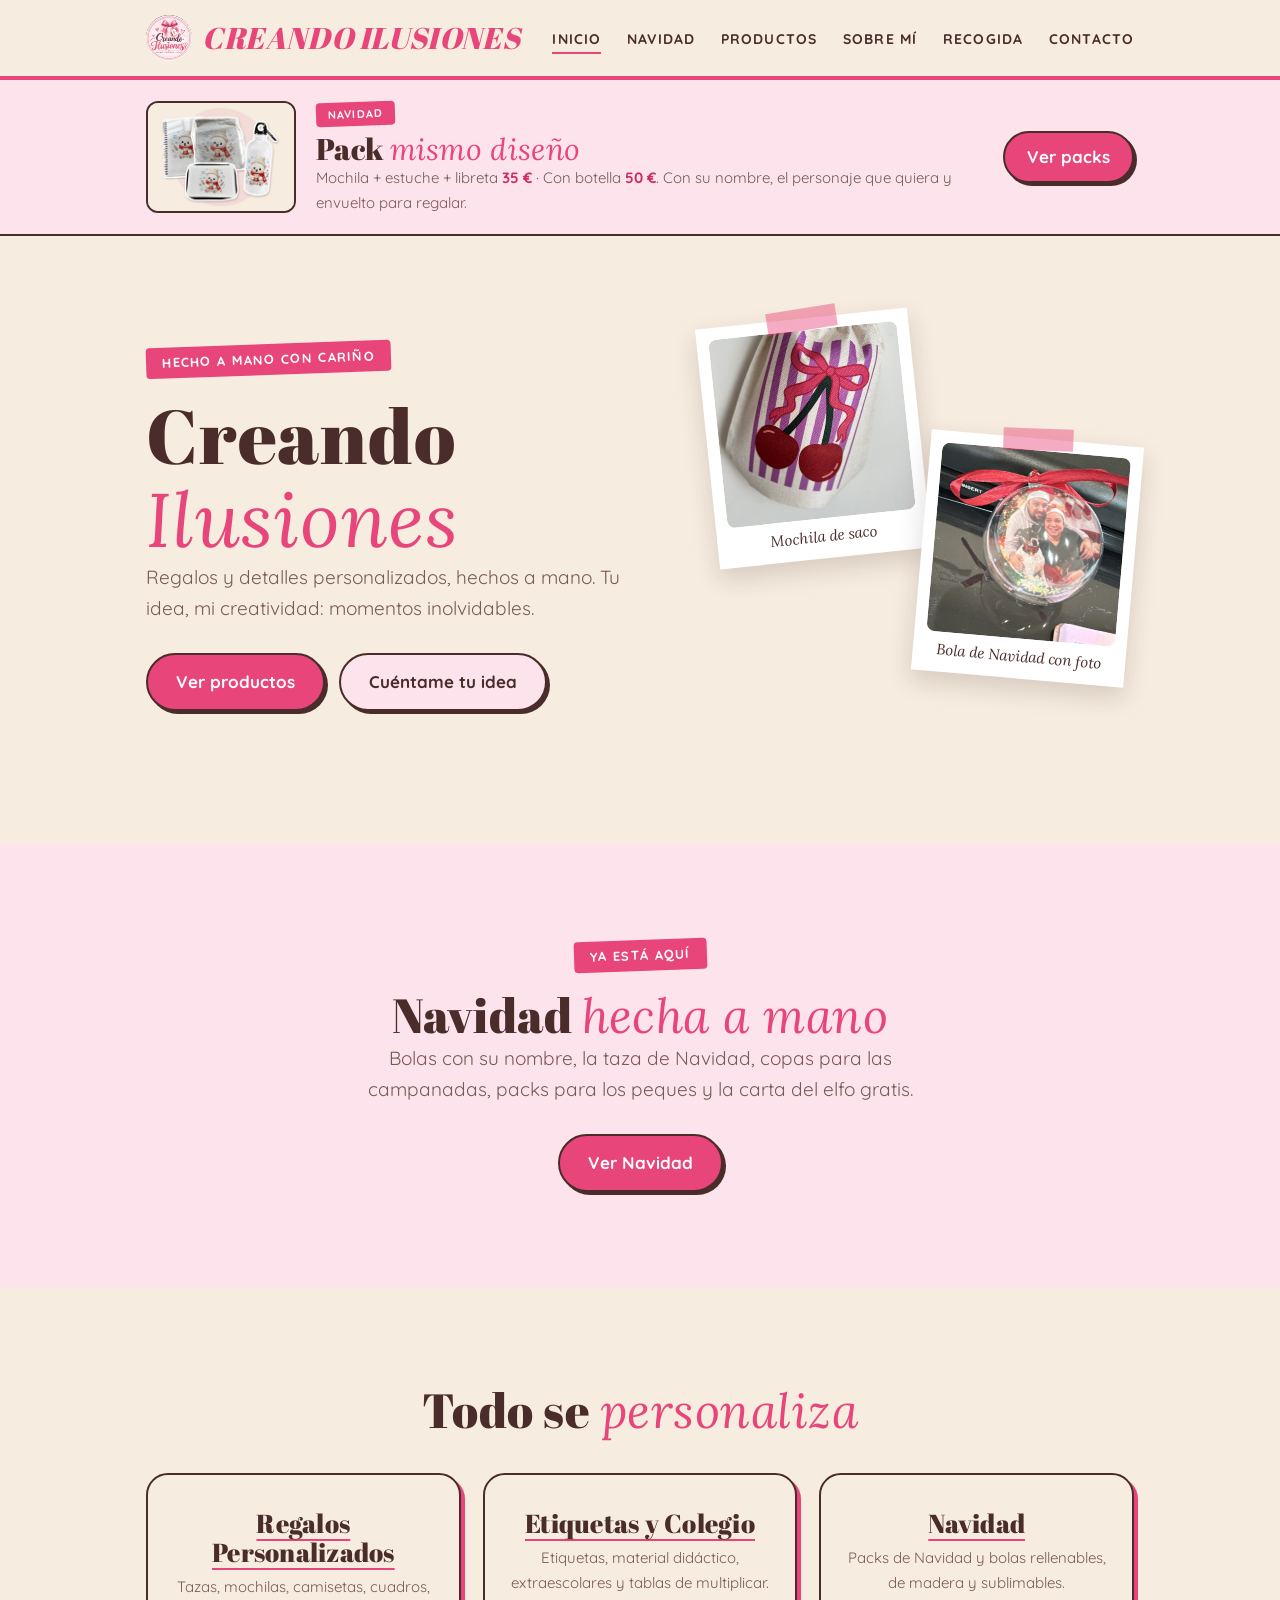
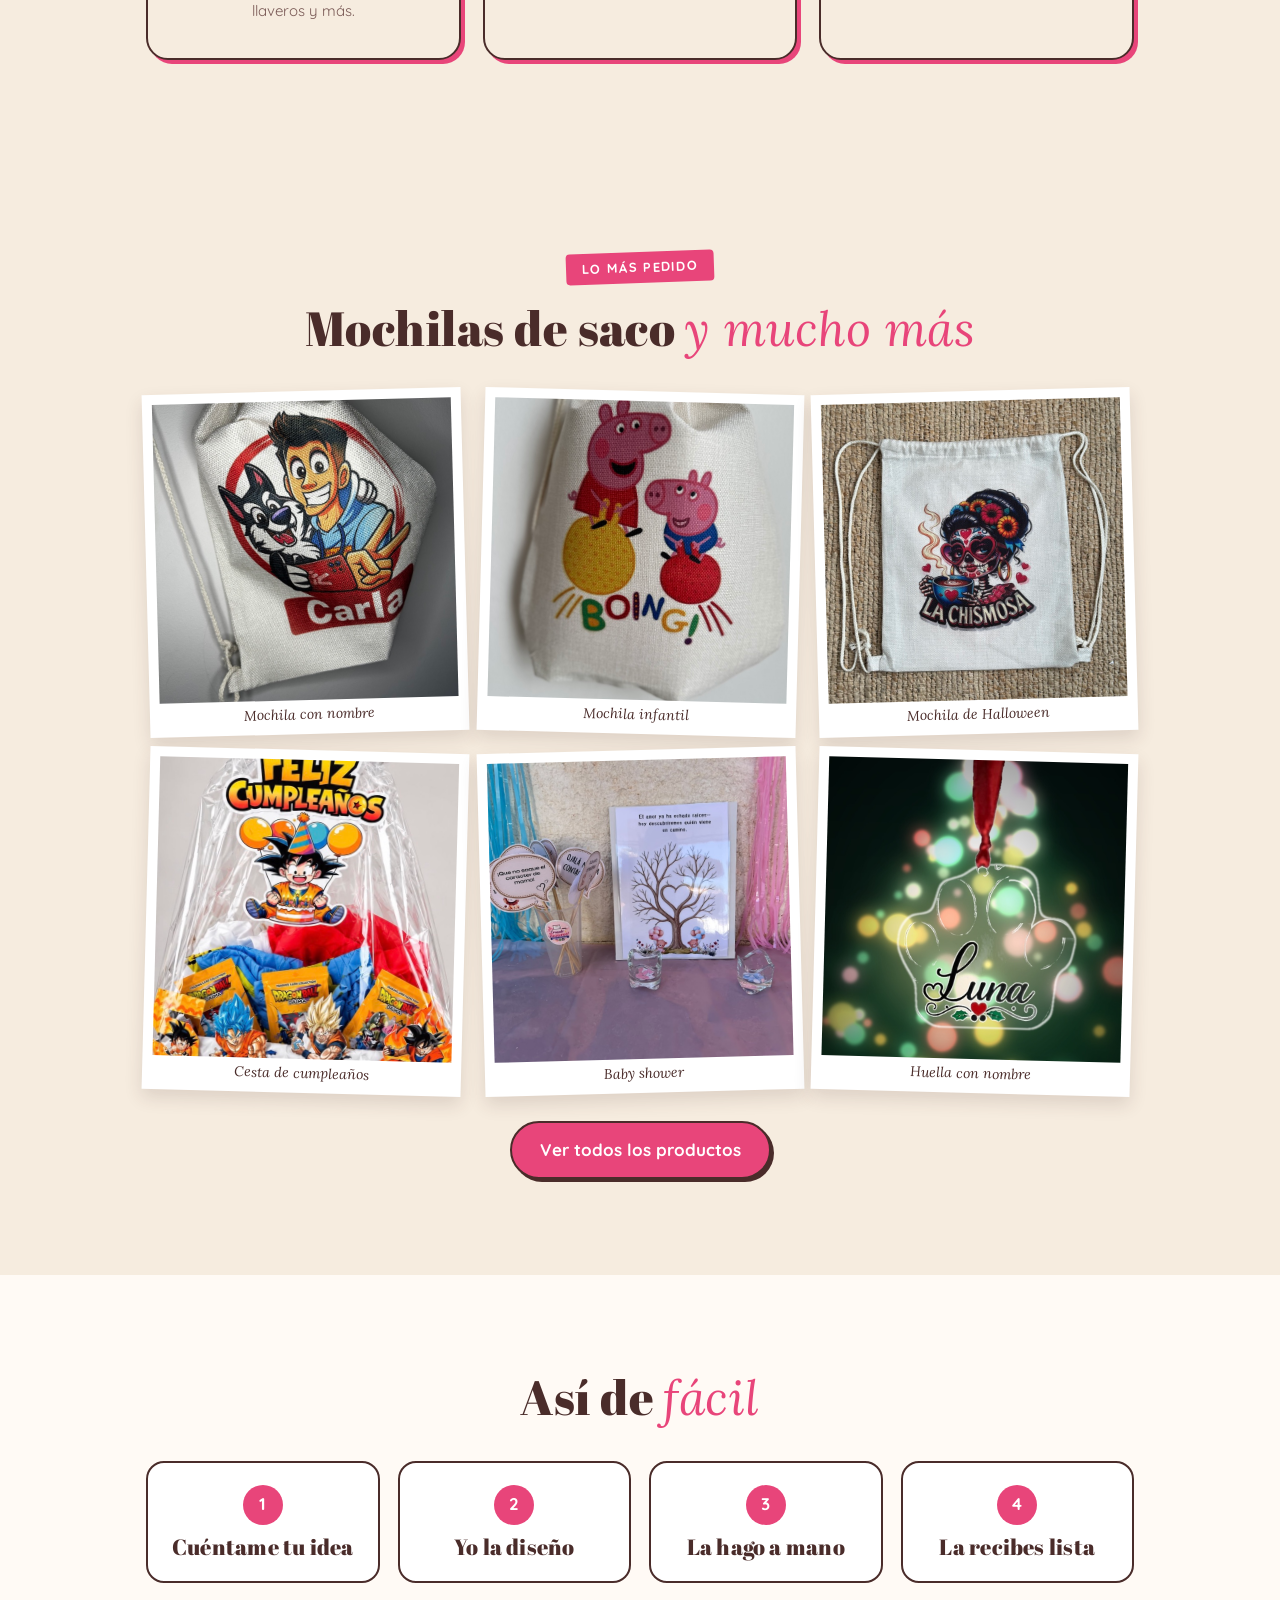
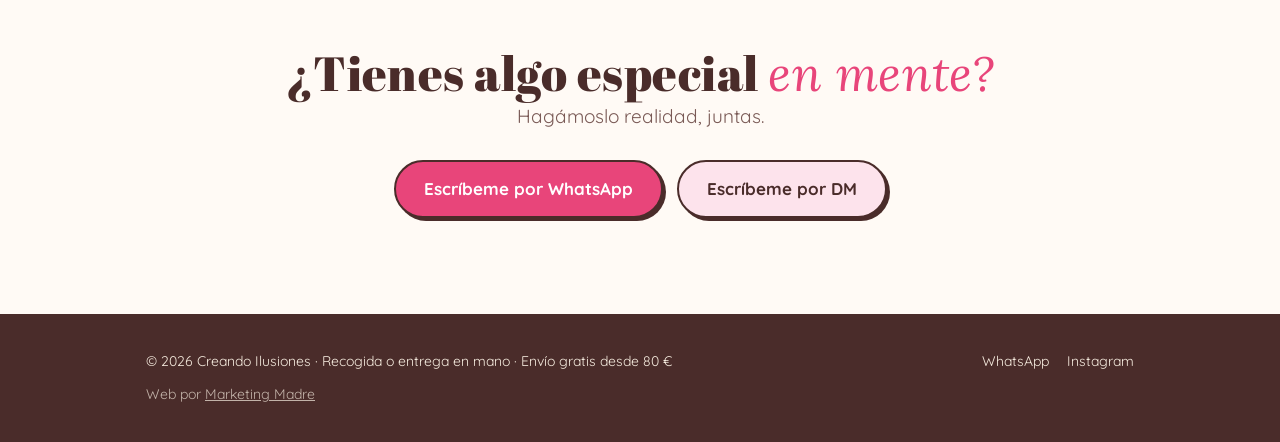
<file: index.html>
<!doctype html>
<html lang="es">
<head>
  <meta charset="utf-8">
  <meta name="viewport" content="width=device-width, initial-scale=1">
  <title>Creando Ilusiones · Regalos y detalles personalizados, hechos a mano</title>
  <meta name="description" content="Regalos y detalles personalizados hechos a mano: tazas, bolas de Navidad, mochilas, etiquetas para el cole y mucho más.">
  <link rel="preconnect" href="https://fonts.googleapis.com">
  <link rel="preconnect" href="https://fonts.gstatic.com" crossorigin>
  <link href="https://fonts.googleapis.com/css2?family=Abril+Fatface&family=Lora:ital@1&family=Quicksand:wght@500;700&display=swap" rel="stylesheet">
  <link rel="icon" href="fotos/logo.png">
  <link rel="stylesheet" href="styles.css?v=6">
</head>
<body>

<header class="site-header">
  <nav class="wrap nav" aria-label="Principal">
    <a class="logo" href="index.html"><img src="fotos/logo.png" alt="">CREANDO ILUSIONES</a>
    <ul class="nav-links">
      <li><a href="index.html" aria-current="page">Inicio</a></li>
      <li><a href="navidad.html">Navidad</a></li>
      <li><a href="productos.html">Productos</a></li>
      <li><a href="sobre-mi.html">Sobre mí</a></li>
      <li><a href="recogida.html">Recogida</a></li>      <li><a href="contacto.html">Contacto</a></li>
    </ul>
    <button class="menu-btn" type="button" aria-expanded="false">Menú</button>
  </nav>
</header>

<main>
  <section class="promo" aria-label="Promoción de Navidad">
    <div class="wrap promo-inner">
      <img src="fotos/pack4-oso.jpg" alt="Pack de mochila, estuche, libreta y botella con el mismo diseño navideño">
      <div>
        <span class="tag">Navidad</span>
        <h2>Pack <span class="script pink">mismo diseño</span></h2>
        <p>Mochila + estuche + libreta <strong>35 €</strong> · Con botella <strong>50 €</strong>. Con su nombre, el personaje que quiera y envuelto para regalar.</p>
      </div>
      <a class="btn" href="navidad.html#regalos">Ver packs</a>
    </div>
  </section>

  <section class="hero">
    <div class="wrap hero-grid">
      <div>
        <span class="tag">Hecho a mano con cariño</span>
        <h1>Creando <span class="script pink">Ilusiones</span></h1>
        <p class="lead">Regalos y detalles personalizados, hechos a mano. Tu idea, mi creatividad: momentos inolvidables.</p>
        <div class="cta-row">
          <a class="btn" href="productos.html">Ver productos</a>
          <a class="btn alt" data-whatsapp href="#">Cuéntame tu idea</a>
        </div>
      </div>
      <div class="polaroids" aria-hidden="true">
        <!-- Cambia cada .photo por <img src="fotos/..." alt=""> cuando tengas las fotos -->
        <figure class="polaroid"><div class="photo"><img src="fotos/mochila-cerezas.jpg" alt=""></div><figcaption>Mochila de saco</figcaption></figure>
        <figure class="polaroid"><div class="photo"><img src="fotos/bola-rellenable-foto.jpg" alt=""></div><figcaption>Bola de Navidad con foto</figcaption></figure>
      </div>
    </div>
  </section>

  <section class="bg-blush">
    <div class="wrap">
      <div class="center">
        <span class="tag">Ya está aquí</span>
        <h2>Navidad <span class="script pink">hecha a mano</span></h2>
        <p class="lead">Bolas con su nombre, la taza de Navidad, copas para las campanadas, packs para los peques y la carta del elfo gratis.</p>
        <div class="cta-row"><a class="btn" href="navidad.html">Ver Navidad</a></div>
      </div>
    </div>
  </section>

  <section>
    <div class="wrap">
      <h2 class="center">Todo se <span class="script pink">personaliza</span></h2>
      <div class="cards" style="margin-top:36px">
        <a class="cat" href="productos.html#regalos"><h3>Regalos Personalizados</h3><p>Tazas, mochilas, camisetas, cuadros, llaveros y más.</p></a>
        <a class="cat" href="productos.html#colegio"><h3>Etiquetas y Colegio</h3><p>Etiquetas, material didáctico, extraescolares y tablas de multiplicar.</p></a>
        <a class="cat" href="navidad.html"><h3>Navidad</h3><p>Packs de Navidad y bolas rellenables, de madera y sublimables.</p></a>
      </div>
    </div>
  </section>

  <section>
    <div class="wrap center">
      <span class="tag">Lo más pedido</span>
      <h2>Mochilas de saco <span class="script pink">y mucho más</span></h2>
      <div class="gallery">
        <figure><img src="fotos/mochila-carlos.jpg" alt="Mochila personalizada con nombre" loading="lazy"><figcaption>Mochila con nombre</figcaption></figure>
        <figure><img src="fotos/mochila-peppa.jpg" alt="Mochila de Peppa Pig" loading="lazy"><figcaption>Mochila infantil</figcaption></figure>
        <figure><img src="fotos/mochila-chismosa.jpg" alt="Mochila La Chismosa" loading="lazy"><figcaption>Mochila de Halloween</figcaption></figure>
        <figure><img src="fotos/cesta-cumple.jpg" alt="Cesta de cumpleaños" loading="lazy"><figcaption>Cesta de cumpleaños</figcaption></figure>
        <figure><img src="fotos/baby-shower.jpg" alt="Detalles para baby shower" loading="lazy"><figcaption>Baby shower</figcaption></figure>
        <figure><img src="fotos/bola-luna.jpg" alt="Huella de mascota personalizada Luna" loading="lazy"><figcaption>Huella con nombre</figcaption></figure>
      </div>
      <div class="cta-row"><a class="btn" href="productos.html">Ver todos los productos</a></div>
    </div>
  </section>

  <section class="bg-white">
    <div class="wrap center">
      <h2>Así de <span class="script pink">fácil</span></h2>
      <div class="steps" style="margin-top:36px">
        <div class="step"><h3>Cuéntame tu idea</h3></div>
        <div class="step"><h3>Yo la diseño</h3></div>
        <div class="step"><h3>La hago a mano</h3></div>
        <div class="step"><h3>La recibes lista</h3></div>
      </div>
      <h2 style="margin-top:64px">¿Tienes algo especial <span class="script pink">en mente?</span></h2>
      <p class="lead">Hagámoslo realidad, juntas.</p>
      <div class="cta-row">
        <a class="btn" data-whatsapp href="#">Escríbeme por WhatsApp</a>
        <a class="btn alt" data-instagram href="#">Escríbeme por DM</a>
      </div>
    </div>
  </section>
</main>

<footer class="site-footer">
  <div class="wrap footer-grid">
    <span>© <span data-year></span> Creando Ilusiones · <span data-zona></span></span>
    <span><a data-whatsapp href="#">WhatsApp</a><a data-instagram href="#">Instagram</a><a data-email href="#">Email</a></span>
  </div>
  <div class="wrap credit" style="margin-top:10px">Web por <a href="https://marketingmadre.github.io" style="margin:0">Marketing Madre</a></div>
</footer>

<script src="main.js?v=3"></script>
</body>
</html>
</file>
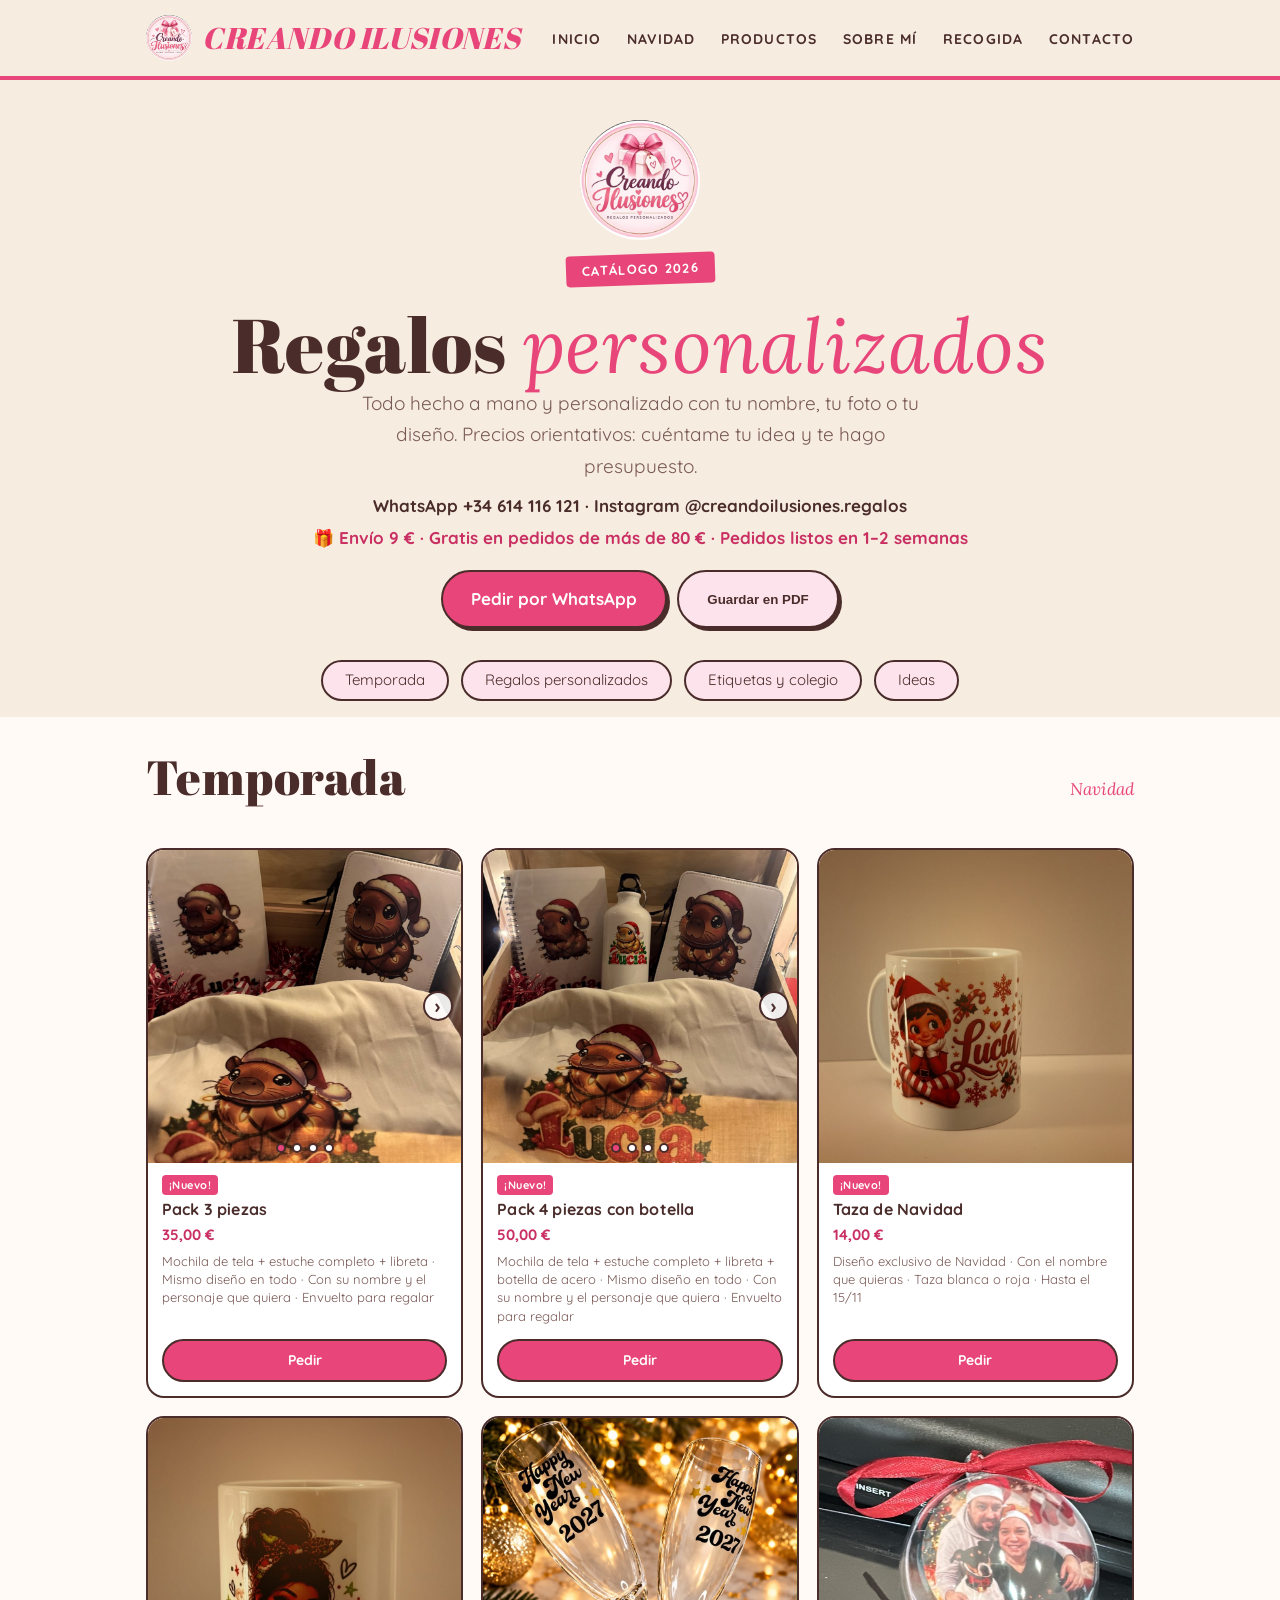
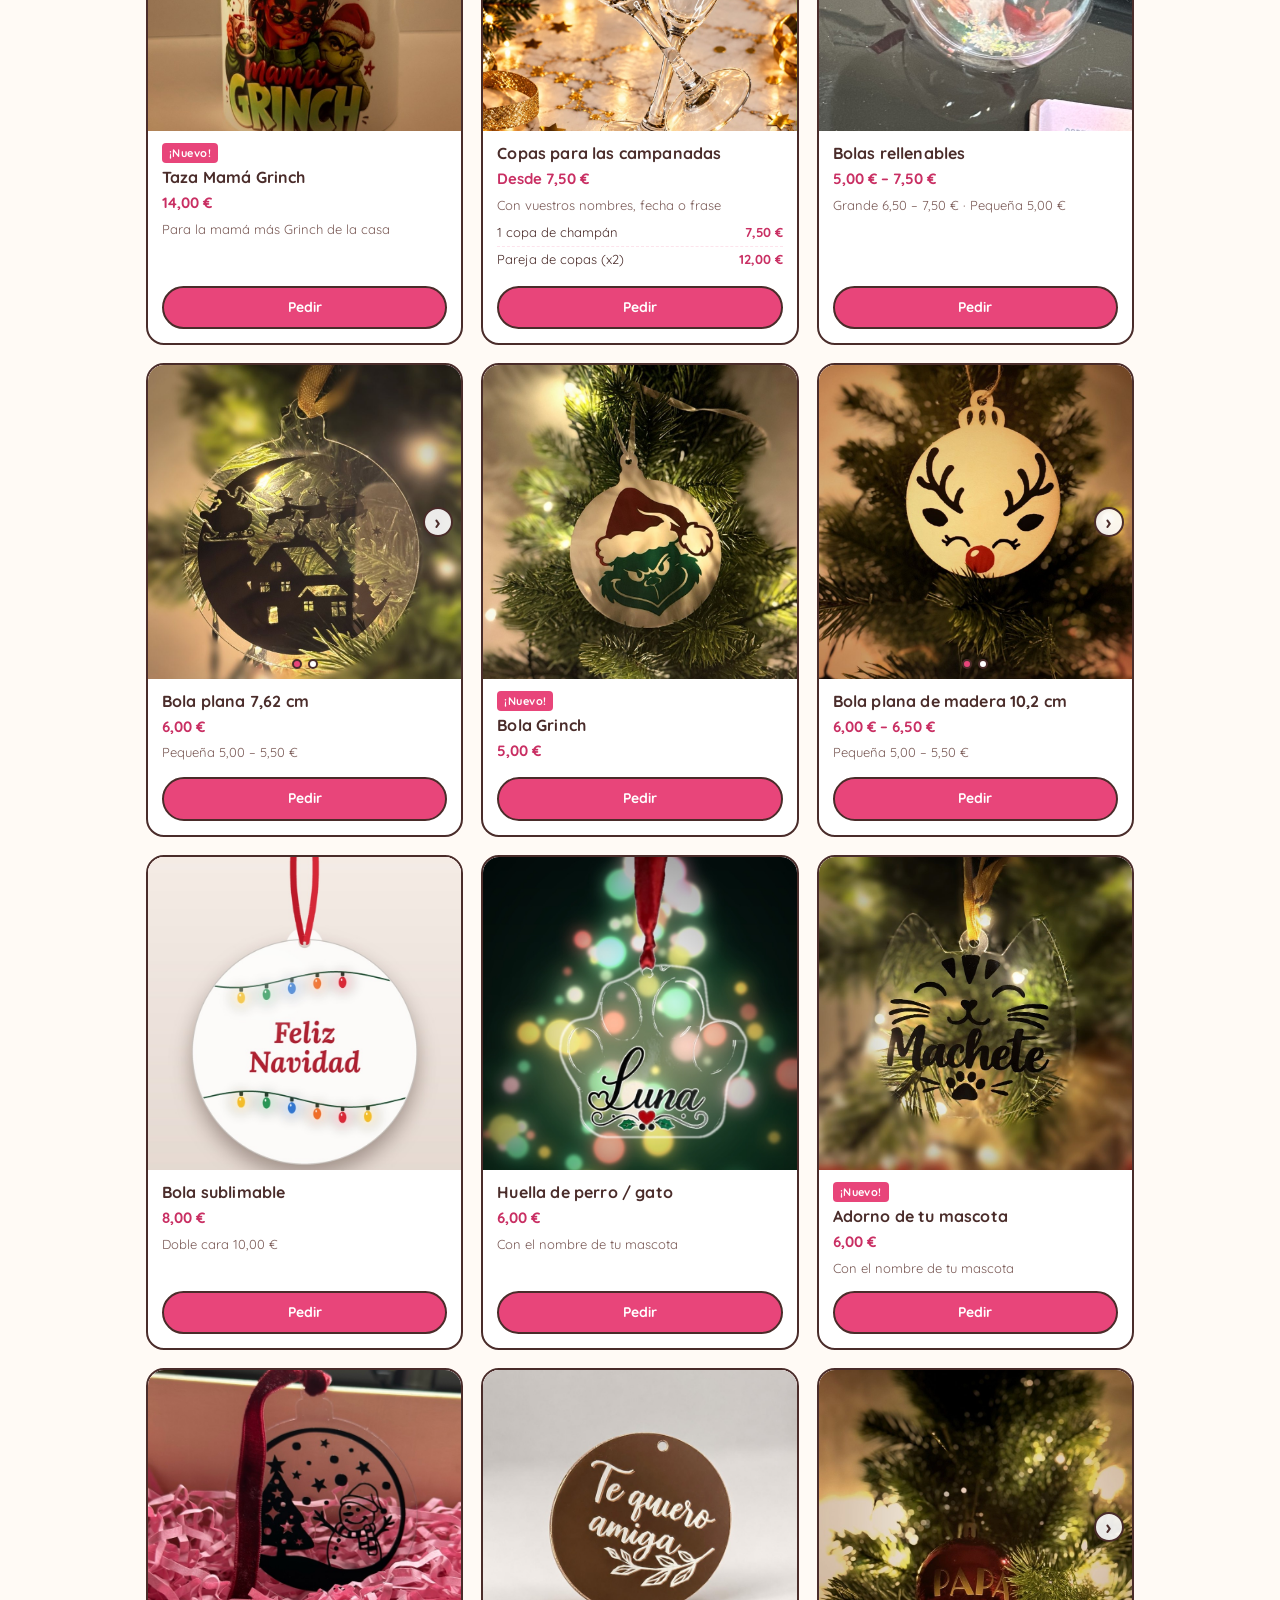
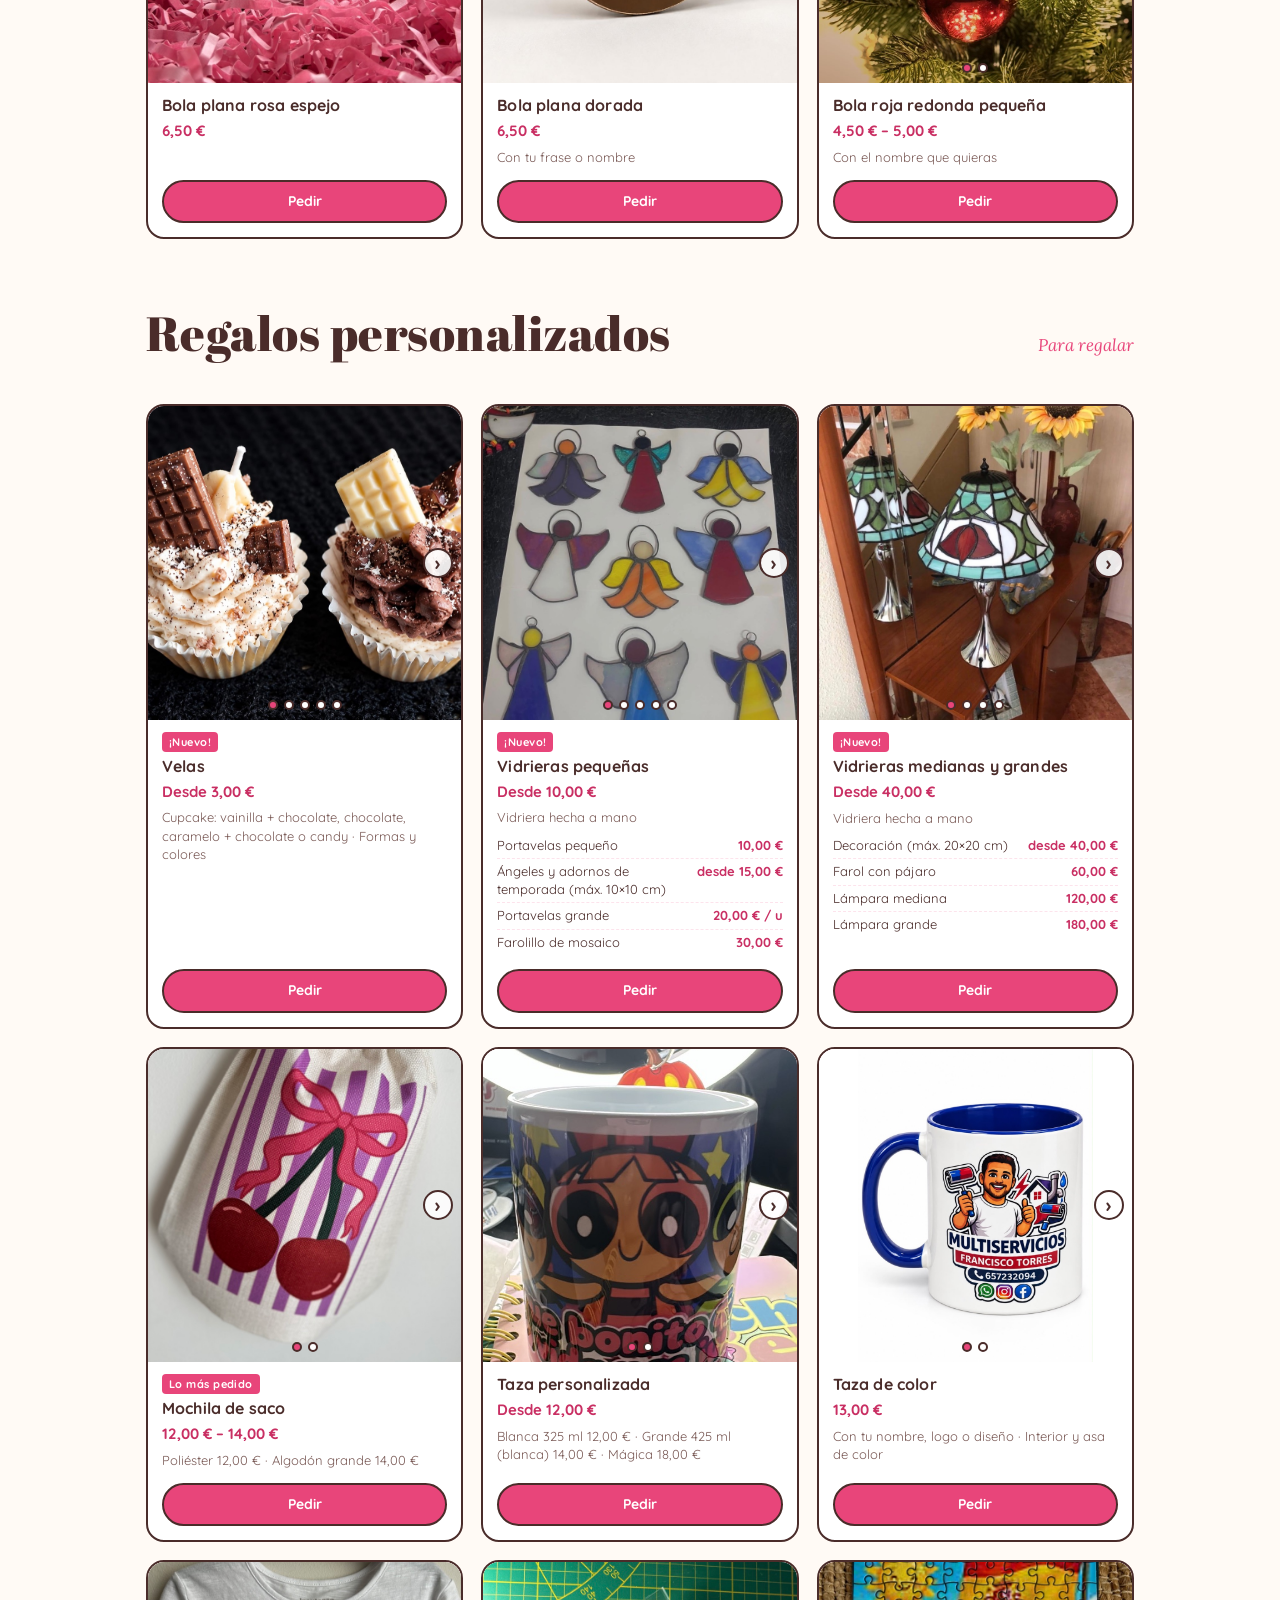
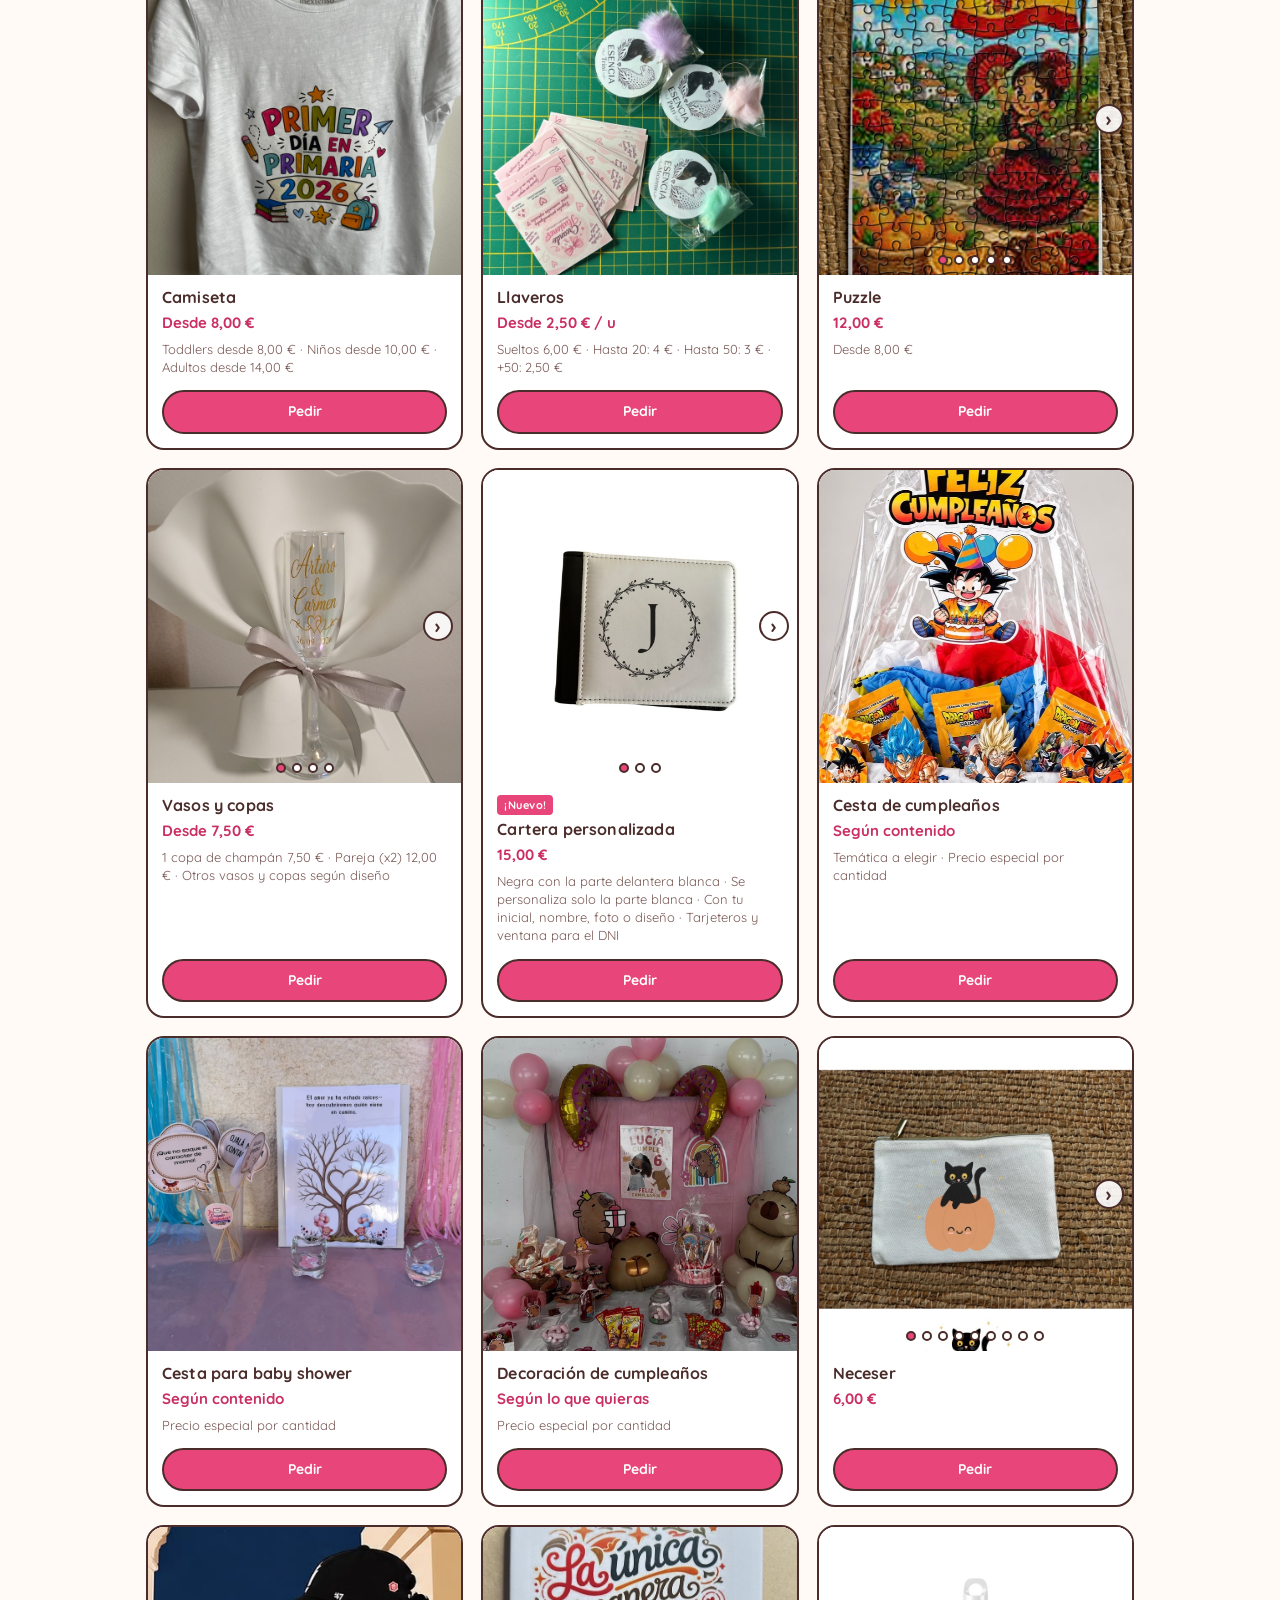
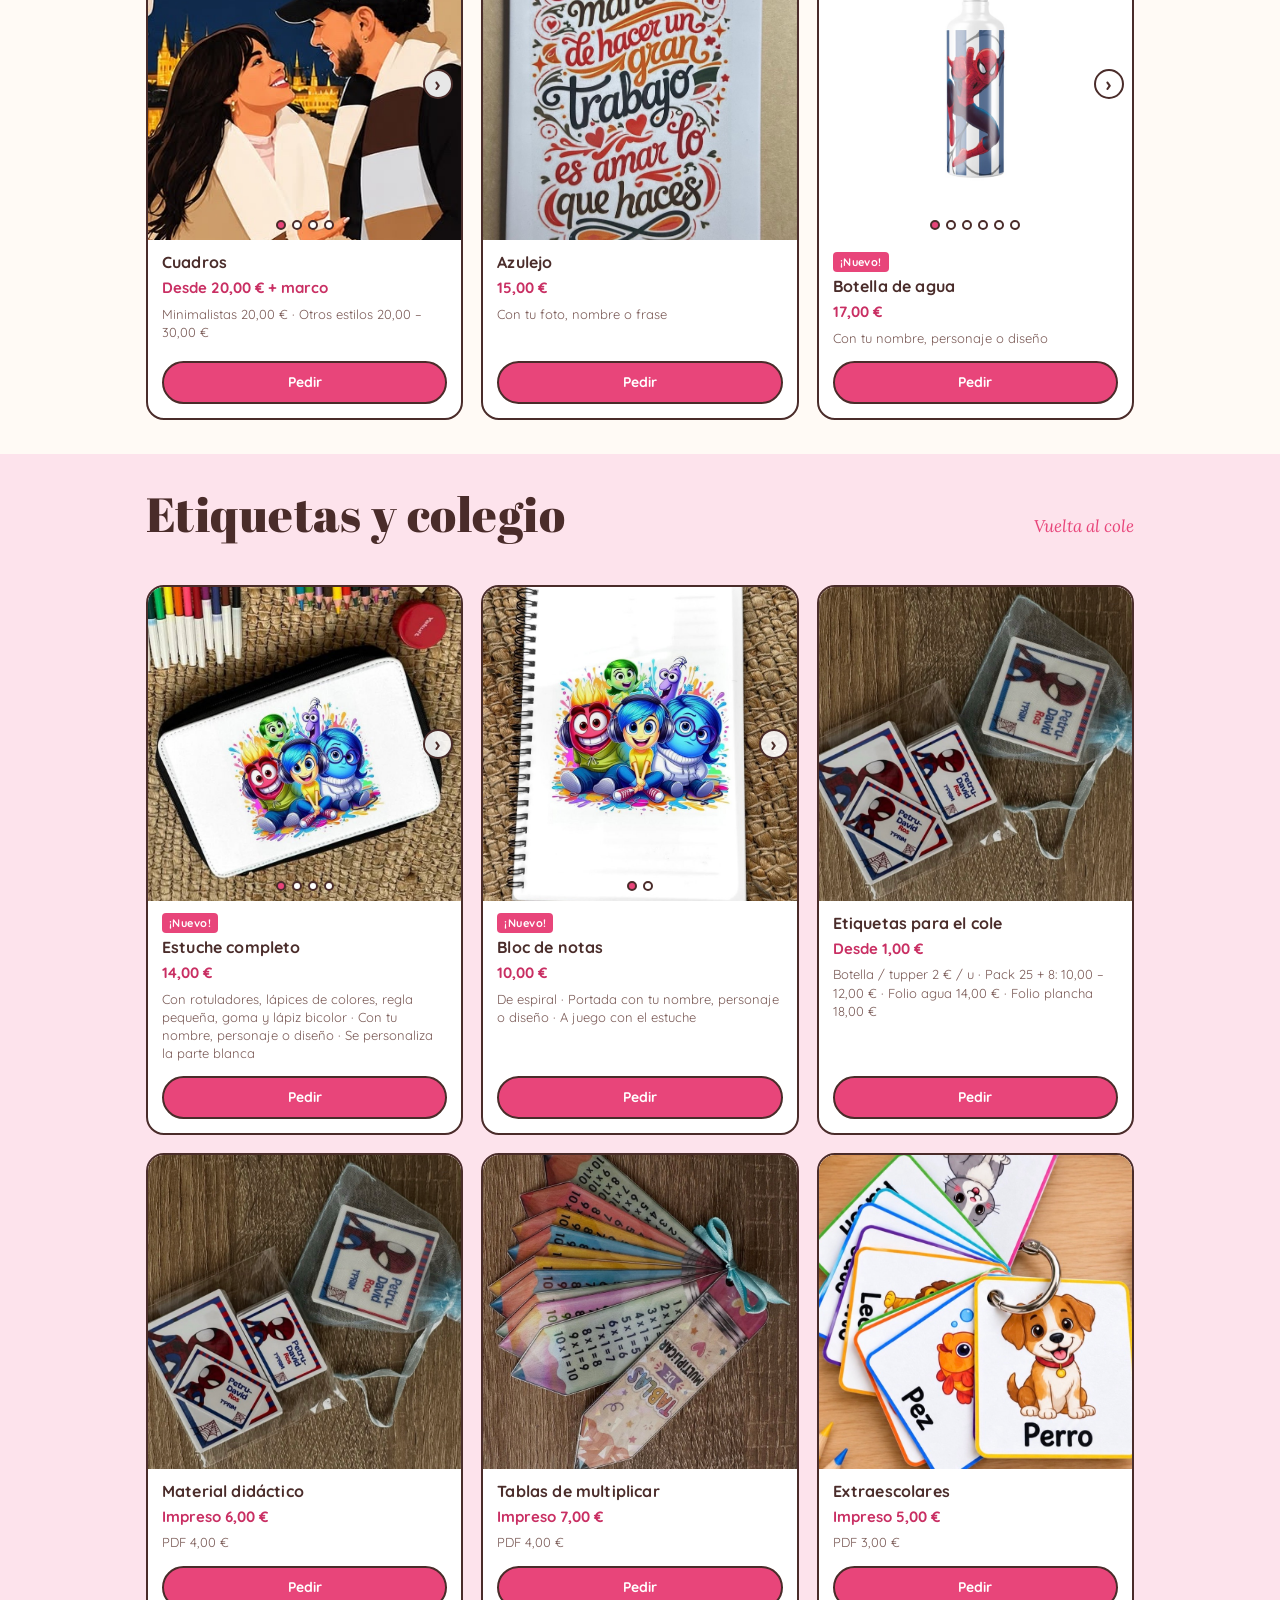
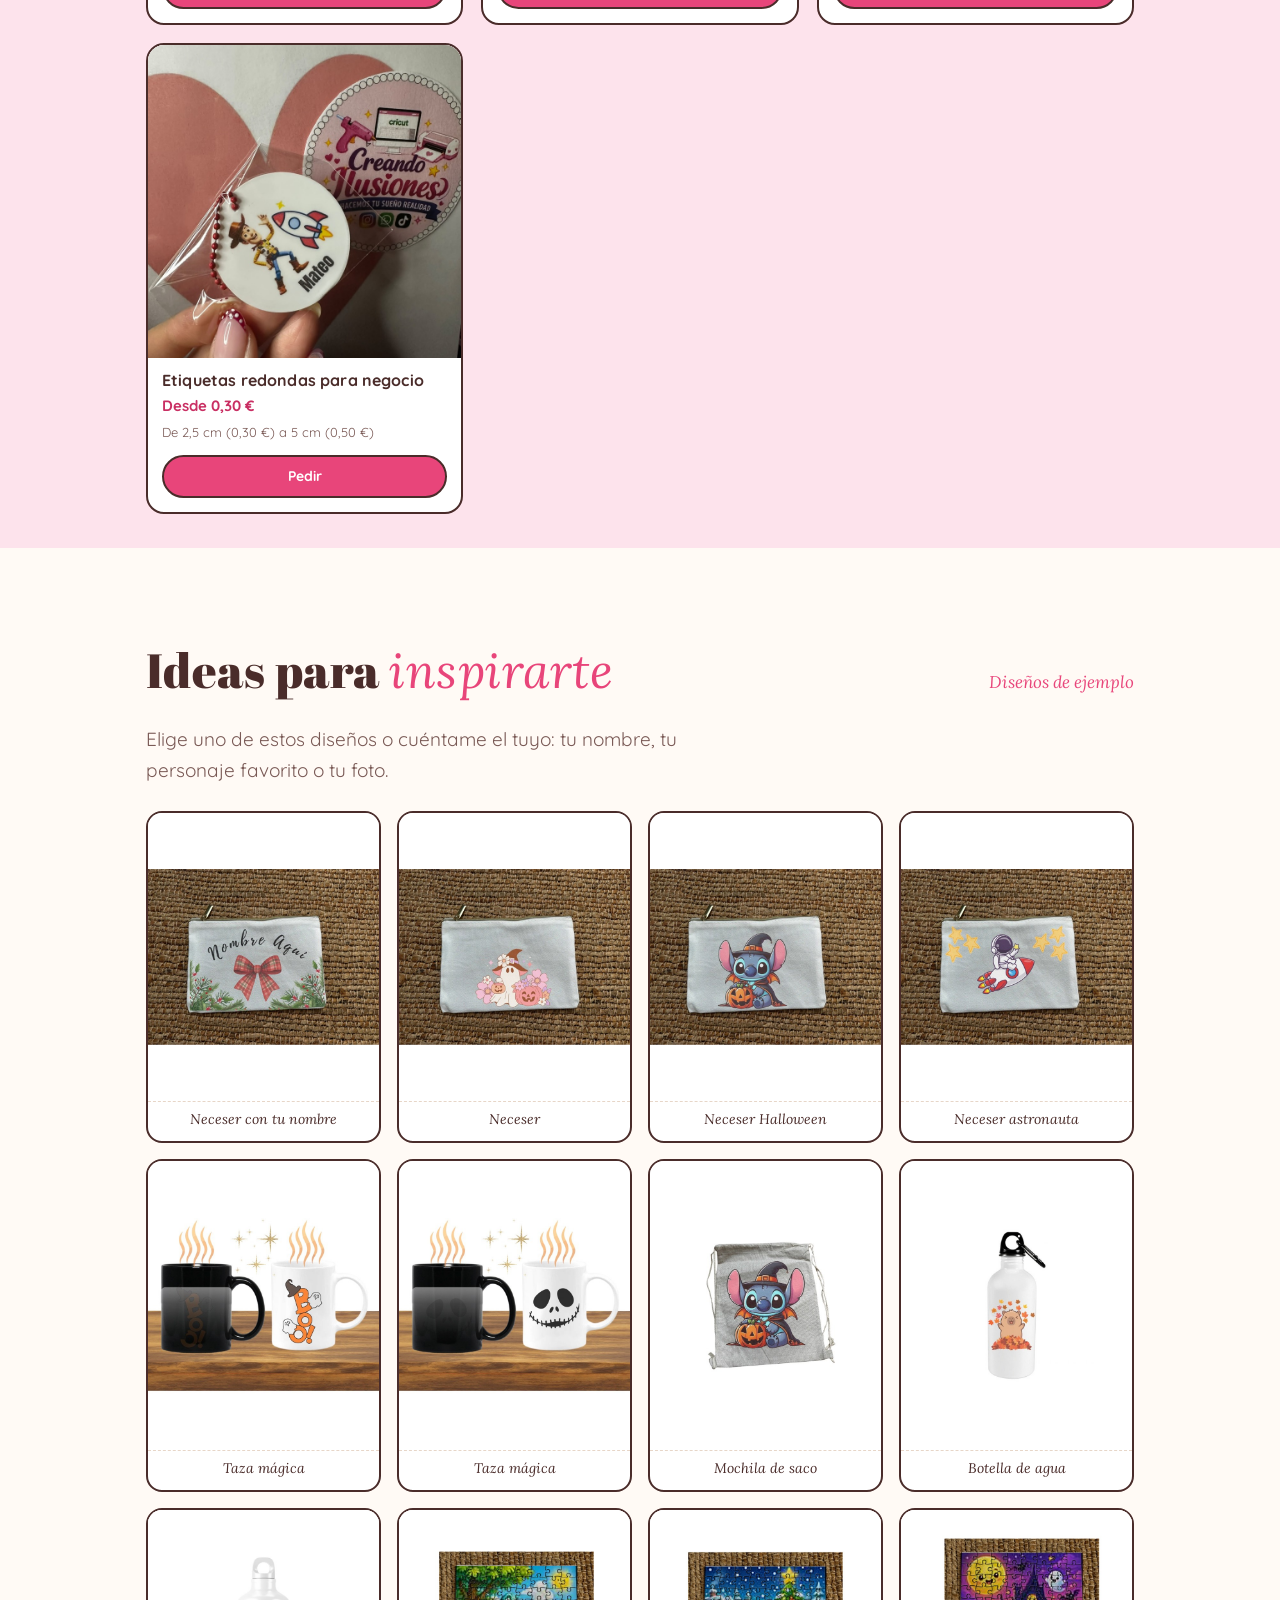
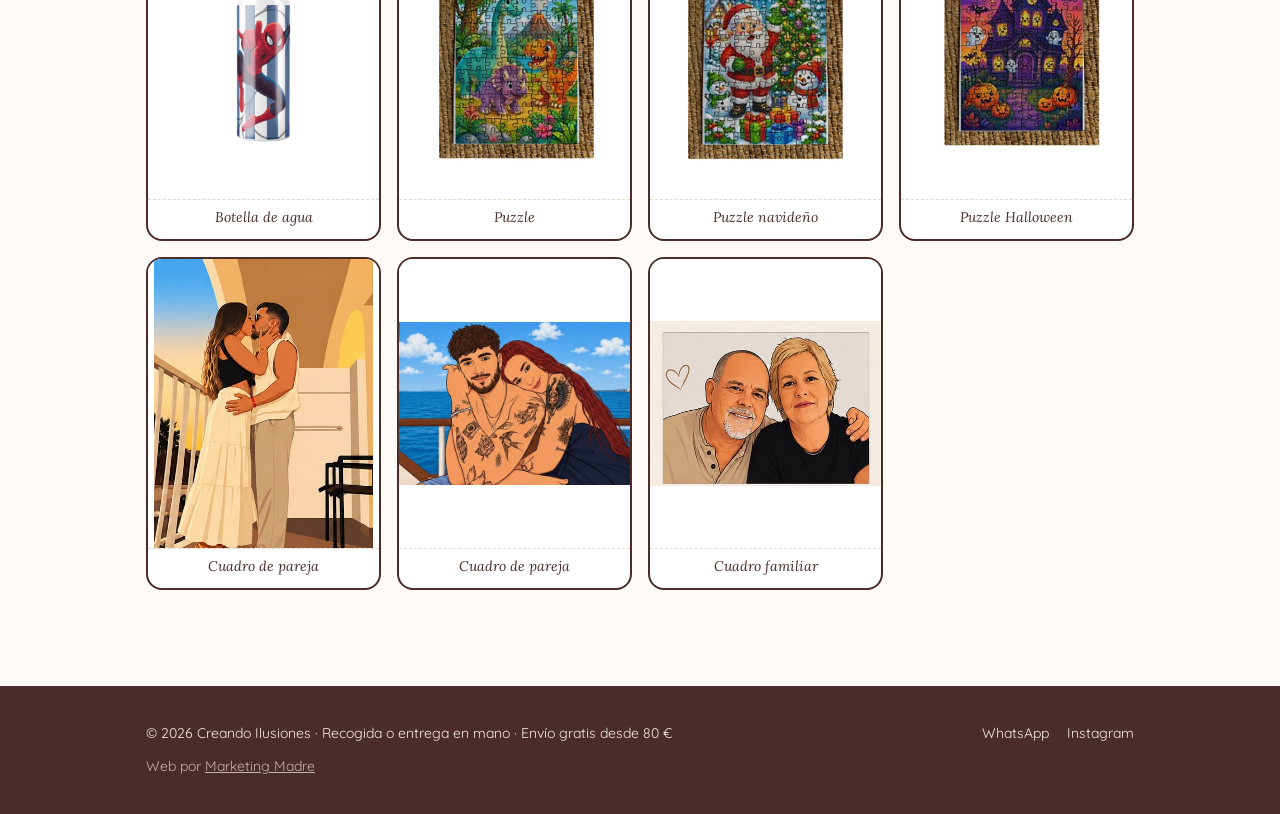
<file: catalogo.html>
<!doctype html>
<html lang="es">
<head>
  <meta charset="utf-8">
  <meta name="viewport" content="width=device-width, initial-scale=1">
  <title>Catálogo · Creando Ilusiones</title>
  <meta name="description" content="Catálogo de regalos y detalles personalizados hechos a mano, con precios. Pide el tuyo por WhatsApp.">
  <meta property="og:title" content="Catálogo · Creando Ilusiones">
  <meta property="og:description" content="Regalos y detalles personalizados, hechos a mano. Mira precios y pide por WhatsApp.">
  <meta property="og:image" content="https://creandoilusiones.github.io/fotos/mochila-cerezas.jpg">
  <link rel="preconnect" href="https://fonts.googleapis.com">
  <link rel="preconnect" href="https://fonts.gstatic.com" crossorigin>
  <link href="https://fonts.googleapis.com/css2?family=Abril+Fatface&family=Lora:ital@1&family=Quicksand:wght@500;700&display=swap" rel="stylesheet">
  <link rel="icon" href="fotos/logo.png">
  <link rel="stylesheet" href="styles.css?v=6">
  <style>
    .cat-hero { padding-block: 40px 16px; text-align: center; }
    .cat-hero img.big-logo { width: 120px; height: 120px; border-radius: 50%; margin: 0 auto 14px; object-fit: cover; }
    .cat-hero .contact-line { margin-top: 10px; font-weight: 700; }
    .cat-tools { display: flex; flex-wrap: wrap; gap: 10px; justify-content: center; margin-top: 18px; }
    .cat-section { padding-block: 34px; scroll-margin-top: 150px; }
    .cat-section h2 { margin-bottom: 18px; }
    .grid { display: grid; grid-template-columns: repeat(3, minmax(0, 1fr)); gap: 18px; }
    @media (max-width: 860px) { .grid { grid-template-columns: repeat(2, minmax(0, 1fr)); } }
    @media (max-width: 420px) { .grid { gap: 12px; } }
    .item { background: #fff; border: 2px solid var(--brown); border-radius: 18px; overflow: hidden; display: flex; flex-direction: column; }
    .item .pic { aspect-ratio: 1; background: var(--blush); position: relative; overflow: hidden; }
    .item .pic img { position: absolute; inset: 0; width: 100%; height: 100%; object-fit: cover; }
    .item .pic .slides { position: absolute; inset: 0; height: auto; }
    .item .pic .slide img { position: absolute; inset: 0; }
    .item .pic .slide-arrow { width: 30px; height: 30px; font-size: 20px; }
    .item .pic.none { display: grid; place-items: center; font-family: var(--display); color: var(--pink); font-size: clamp(18px, 3vw, 24px); text-align: center; padding: 12px; background: repeating-linear-gradient(45deg, var(--blush) 0 14px, #fff1f6 14px 28px); }
    .item .body { padding: 12px 14px 14px; display: flex; flex-direction: column; gap: 4px; flex: 1; }
    .item h3 { font-family: var(--sans); font-weight: 700; font-size: 16px; line-height: 1.25; }
    .item .price { color: var(--pink-dark); font-weight: 700; font-size: 15px; }
    .item .detail { color: var(--muted); font-size: 13px; line-height: 1.4; }
    .item .lista { list-style: none; margin: 2px 0 0; padding: 0; font-size: 13px; line-height: 1.35; color: var(--brown); }
    .item .lista li { display: flex; justify-content: space-between; gap: 10px; padding: 4px 0; border-bottom: 1px dashed var(--blush); }
    .item .lista li:last-child { border-bottom: 0; }
    .item .lista b { white-space: nowrap; color: var(--pink-dark); }
    .item .badge { align-self: flex-start; background: var(--pink); color: #fff; font-size: 11px; font-weight: 700; border-radius: 4px; padding: 1px 7px; letter-spacing: 0.04em; }
    .item .order { margin-top: auto; padding-top: 10px; }
    .item .order a { display: block; text-align: center; background: var(--pink); color: #fff; text-decoration: none; font-weight: 700; font-size: 14px; border-radius: 999px; padding: 8px 10px; border: 2px solid var(--brown); }
    .item .order a:hover { background: var(--pink-dark); }
    .jump { position: sticky; top: 80px; z-index: 5; background: var(--cream); justify-content: center; }
    .print-only { display: none; }

    @media print {
      @page { size: A4; margin: 12mm; }
      body { background: #fff; font-size: 11pt; }
      .site-header, .site-footer, .cat-tools, .jump, .order, .slide-arrow, .dots, .slide-label { display: none !important; }
      .print-only { display: block; }
      .cat-hero { padding-block: 0 8mm; }
      .cat-section { padding-block: 6mm; break-before: page; }
      .cat-section:first-of-type { break-before: auto; }
      .grid { grid-template-columns: repeat(3, 1fr); gap: 5mm; }
      .item { break-inside: avoid; border-width: 1.5px; }
      .item .pic { aspect-ratio: 4 / 3; }
      .bg-blush, .bg-white { background: #fff !important; }
      * { -webkit-print-color-adjust: exact; print-color-adjust: exact; }
    }
  </style>
</head>
<body>

<header class="site-header">
  <nav class="wrap nav" aria-label="Principal">
    <a class="logo" href="index.html"><img src="fotos/logo.png" alt="">CREANDO ILUSIONES</a>
    <ul class="nav-links">
      <li><a href="index.html">Inicio</a></li>
      <li><a href="navidad.html">Navidad</a></li>
      <li><a href="productos.html">Productos</a></li>
      <li><a href="sobre-mi.html">Sobre mí</a></li>
      <li><a href="recogida.html">Recogida</a></li>
      <li><a href="contacto.html">Contacto</a></li>
    </ul>
    <button class="menu-btn" type="button" aria-expanded="false">Menú</button>
  </nav>
</header>

<main>
  <section class="cat-hero">
    <div class="wrap">
      <img class="big-logo" src="fotos/logo.png" alt="Creando Ilusiones">
      <span class="tag">Catálogo <span data-year></span></span>
      <h1>Regalos <span class="script pink">personalizados</span></h1>
      <p class="lead" style="margin:0 auto">Todo hecho a mano y personalizado con tu nombre, tu foto o tu diseño. Precios orientativos: cuéntame tu idea y te hago presupuesto.</p>
      <p class="contact-line">WhatsApp <span data-wa-number></span> · Instagram @<span data-ig></span></p>
      <p class="contact-line" style="margin-top:4px;color:var(--pink-dark)">🎁 Envío 9 € · Gratis en pedidos de más de 80 € · Pedidos listos en 1–2 semanas</p>
      <div class="cat-tools">
        <a class="btn" data-whatsapp href="#">Pedir por WhatsApp</a>
        <button class="btn alt" type="button" id="print">Guardar en PDF</button>
      </div>
    </div>
  </section>

  <nav class="pills jump wrap" aria-label="Categorías" id="jump"></nav>
  <div id="catalogo"></div>

  <section id="ideas" class="bg-white">
    <div class="wrap">
      <div class="cat-head"><h2>Ideas para <span class="script pink">inspirarte</span></h2><span class="script pink">Diseños de ejemplo</span></div>
      <p class="lead" style="margin-bottom:24px">Elige uno de estos diseños o cuéntame el tuyo: tu nombre, tu personaje favorito o tu foto.</p>
      <div class="ideas">
        <figure><img src="fotos/ideas/idea-9.jpg" alt="Neceser con nombre y lazo" loading="lazy"><figcaption>Neceser con tu nombre</figcaption></figure>
        <figure><img src="fotos/ideas/idea-1.jpg" alt="Neceser con fantasma y flores" loading="lazy"><figcaption>Neceser</figcaption></figure>
        <figure><img src="fotos/ideas/idea-6.jpg" alt="Neceser con Stitch de Halloween" loading="lazy"><figcaption>Neceser Halloween</figcaption></figure>
        <figure><img src="fotos/ideas/idea-8.jpg" alt="Neceser de astronauta" loading="lazy"><figcaption>Neceser astronauta</figcaption></figure>
        <figure><img src="fotos/ideas/idea-15.jpg" alt="Taza mágica Boo" loading="lazy"><figcaption>Taza mágica</figcaption></figure>
        <figure><img src="fotos/ideas/idea-16.jpg" alt="Taza mágica Jack" loading="lazy"><figcaption>Taza mágica</figcaption></figure>
        <figure><img src="fotos/ideas/idea-21.jpg" alt="Mochila de saco con Stitch" loading="lazy"><figcaption>Mochila de saco</figcaption></figure>
        <figure><img src="fotos/ideas/idea-19.jpg" alt="Botella con diseño otoñal" loading="lazy"><figcaption>Botella de agua</figcaption></figure>
        <figure><img src="fotos/ideas/idea-29.jpg" alt="Botella de Spider-Man" loading="lazy"><figcaption>Botella de agua</figcaption></figure>
        <figure><img src="fotos/ideas/idea-22.jpg" alt="Puzzle de dinosaurios" loading="lazy"><figcaption>Puzzle</figcaption></figure>
        <figure><img src="fotos/ideas/idea-23.jpg" alt="Puzzle de Navidad" loading="lazy"><figcaption>Puzzle navideño</figcaption></figure>
        <figure><img src="fotos/ideas/idea-24.jpg" alt="Puzzle de Halloween" loading="lazy"><figcaption>Puzzle Halloween</figcaption></figure>
        <figure><img src="fotos/cuadro-2.jpg" alt="Cuadro ilustrado de una pareja besándose en un balcón al atardecer" loading="lazy"><figcaption>Cuadro de pareja</figcaption></figure>
        <figure><img src="fotos/cuadro-3.jpg" alt="Cuadro ilustrado de una pareja en un barco frente al mar" loading="lazy"><figcaption>Cuadro de pareja</figcaption></figure>
        <figure><img src="fotos/cuadro-4.jpg" alt="Cuadro ilustrado de un matrimonio con un corazón dibujado" loading="lazy"><figcaption>Cuadro familiar</figcaption></figure>
      </div>
    </div>
  </section>

  <section class="print-only center" style="padding-top:6mm">
    <p><strong>Pedidos:</strong> WhatsApp <span data-wa-number></span> · Instagram @<span data-ig></span> · creandoilusiones.github.io</p>
  </section>
</main>

<footer class="site-footer">
  <div class="wrap footer-grid">
    <span>© <span data-year></span> Creando Ilusiones · <span data-zona></span></span>
    <span><a data-whatsapp href="#">WhatsApp</a><a data-instagram href="#">Instagram</a><a data-email href="#">Email</a></span>
  </div>
  <div class="wrap credit" style="margin-top:10px">Web por <a href="https://marketingmadre.github.io" style="margin:0">Marketing Madre</a></div>
</footer>

<script src="main.js?v=3"></script>
<script>
// Catálogo: para añadir o cambiar un producto, edita esta lista.
// foto: nombre del archivo en /fotos (o "" si aún no hay foto)
// fotos: (opcional) más fotos que se ven deslizando, después de la principal
const CATALOGO = [
  { id: "temporada", titulo: "Temporada", sub: "Navidad", fondo: "bg-white", productos: [
    { nombre: "Pack 3 piezas", foto: "pack3-lucia-navidad.jpg", precio: "35,00 €", detalle: "Mochila de tela + estuche completo + libreta · Mismo diseño en todo · Con su nombre y el personaje que quiera · Envuelto para regalar", badge: "¡Nuevo!",
      fotos: [
        { src: "mochila-lucia-navidad.jpg", alt: "Mochila de tela con capibara navideño y el nombre Lucía" },
        { src: "libreta-lucia-navidad.jpg", alt: "Libreta con capibara navideño y el nombre Lucía" },
        { src: "estuche-lucia-navidad.jpg", alt: "Estuche con capibara navideño y el nombre Lucía" },
      ] },
    { nombre: "Pack 4 piezas con botella", foto: "pack4-lucia-navidad.jpg", precio: "50,00 €", detalle: "Mochila de tela + estuche completo + libreta + botella de acero · Mismo diseño en todo · Con su nombre y el personaje que quiera · Envuelto para regalar", badge: "¡Nuevo!",
      fotos: [
        { src: "mochila-lucia-navidad.jpg", alt: "Mochila de tela con capibara navideño y el nombre Lucía" },
        { src: "libreta-lucia-navidad.jpg", alt: "Libreta con capibara navideño y el nombre Lucía" },
        { src: "estuche-lucia-navidad.jpg", alt: "Estuche con capibara navideño y el nombre Lucía" },
      ] },
    { nombre: "Taza de Navidad", foto: "taza-elfo-lucia.jpg", precio: "14,00 €", detalle: "Diseño exclusivo de Navidad · Con el nombre que quieras · Taza blanca o roja · Hasta el 15/11", badge: "¡Nuevo!" },
    { nombre: "Taza Mamá Grinch", foto: "taza-mama-grinch.jpg", precio: "14,00 €", detalle: "Para la mamá más Grinch de la casa", badge: "¡Nuevo!" },
    { nombre: "Copas para las campanadas", foto: "copas-happy-new-year-2027.jpg", pos: "center 22%", precio: "Desde 7,50 €", detalle: "Con vuestros nombres, fecha o frase",
      lista: [["1 copa de champán", "7,50 €"], ["Pareja de copas (x2)", "12,00 €"]] },
    { nombre: "Bolas rellenables", foto: "bola-rellenable-foto.jpg", precio: "5,00 € – 7,50 €", detalle: "Grande 6,50 – 7,50 € · Pequeña 5,00 €" },
    { nombre: "Bola plana 7,62 cm", foto: "bola-plana-trineo.jpg", precio: "6,00 €", detalle: "Pequeña 5,00 – 5,50 €",
      fotos: [
        { src: "bola-plana.jpg", alt: "Bola plana navideña" },
      ] },
    { nombre: "Bola Grinch", foto: "bola-plana-grinch.jpg", precio: "5,00 €", badge: "¡Nuevo!" },
    { nombre: "Bola plana de madera 10,2 cm", foto: "bola-madera-reno.jpg", precio: "6,00 € – 6,50 €", detalle: "Pequeña 5,00 – 5,50 €",
      fotos: [
        { src: "bola-madera.jpg", alt: "Bola plana de madera" },
      ] },
    { nombre: "Bola sublimable", foto: "bola-sublimable.jpg", precio: "8,00 €", detalle: "Doble cara 10,00 €" },
    { nombre: "Huella de perro / gato", foto: "bola-luna.jpg", precio: "6,00 €", detalle: "Con el nombre de tu mascota" },
    { nombre: "Adorno de tu mascota", foto: "adorno-gato-machete.jpg", precio: "6,00 €", detalle: "Con el nombre de tu mascota", badge: "¡Nuevo!" },
    { nombre: "Bola plana rosa espejo", foto: "bola-rosa-espejo.jpg", precio: "6,50 €" },
    { nombre: "Bola plana dorada", foto: "bola-dorada.jpg", precio: "6,50 €", detalle: "Con tu frase o nombre" },
    { nombre: "Bola roja redonda pequeña", foto: "bola-papa-arbol.jpg", precio: "4,50 € – 5,00 €", detalle: "Con el nombre que quieras",
      fotos: [
        { src: "bola-roja-papa.jpg", alt: "Bola roja personalizada con el nombre PAPÁ" },
      ] },
  ]},
  { id: "regalos", titulo: "Regalos personalizados", sub: "Para regalar", fondo: "bg-white", productos: [
    { nombre: "Velas", foto: "velas-cupcake.jpg", precio: "Desde 3,00 €", detalle: "Cupcake: vainilla + chocolate, chocolate, caramelo + chocolate o candy · Formas y colores", badge: "¡Nuevo!",
      fotos: [
        { src: "velas-cupcake-3.jpg", alt: "Tres velas cupcake de chocolate y chocolate blanco" },
        { src: "velas-sabores.jpg", alt: "Velas cupcake de vainilla y chocolate, chocolate, caramelo y chocolate, y candy", label: "Sabores" },
        { src: "velas-formas.jpg", alt: "Velas con forma de pluma, geométrica y flor" },
        { src: "vela-lila.jpg", alt: "Vela lila en espiral en la mano" },
      ] },
    { nombre: "Vidrieras pequeñas", foto: "vidriera-angeles.jpg", precio: "Desde 10,00 €", detalle: "Vidriera hecha a mano",
      lista: [["Portavelas pequeño", "10,00 €"], ["Ángeles y adornos de temporada (máx. 10×10 cm)", "desde 15,00 €"], ["Portavelas grande", "20,00 € / u"], ["Farolillo de mosaico", "30,00 €"]], badge: "¡Nuevo!",
      fotos: [
        { src: "vidriera-calabazas.jpg", alt: "Adornos de vidriera de calabazas y un fantasma con sombrero de bruja", label: "Adornos de temporada" },
        { src: "vidriera-portavelas-pequeno.jpg", alt: "Portavelas de vidriera con forma de flor de loto para vela pequeña", label: "Portavelas pequeño" },
        { src: "vidriera-portavelas-grande.jpg", alt: "Portavelas de vidriera rojos con forma de flor de loto, uno con vela grande", label: "Portavelas grande" },
        { src: "vidriera-farolillos-mosaico.jpg", alt: "Dos farolillos blancos con mosaico de vidrio de colores", label: "Farolillo de mosaico" },
      ] },
    { nombre: "Vidrieras medianas y grandes", foto: "vidriera-lampara-grande.jpg", precio: "Desde 40,00 €", detalle: "Vidriera hecha a mano",
      lista: [["Decoración (máx. 20×20 cm)", "desde 40,00 €"], ["Farol con pájaro", "60,00 €"], ["Lámpara mediana", "120,00 €"], ["Lámpara grande", "180,00 €"]], badge: "¡Nuevo!",
      fotos: [
        { src: "vidriera-lamparas-medianas.jpg", alt: "Dos lámparas de vidriera azules con margaritas, encendidas", label: "Lámpara mediana" },
        { src: "vidriera-farol-pajaro.jpg", alt: "Farol blanco con una vidriera de un pájaro entre flores", label: "Farol con pájaro" },
        { src: "vidriera-decoracion.jpg", alt: "Decoraciones de vidriera: un fantasma en una ventana y figuras colgantes", label: "Decoración" },
      ] },
    { nombre: "Mochila de saco", foto: "mochila-cerezas.jpg", precio: "12,00 € – 14,00 €", detalle: "Poliéster 12,00 € · Algodón grande 14,00 €", badge: "Lo más pedido",
      fotos: [
        { src: "mockups/m-18.jpg", alt: "Mochila de saco Iron Man", pos: "top", label: "Idea de diseño" },
      ] },
    { nombre: "Taza personalizada", foto: "taza.jpg", precio: "Desde 12,00 €", detalle: "Blanca 325 ml 12,00 € · Grande 425 ml (blanca) 14,00 € · Mágica 18,00 €",
      fotos: [
        { src: "taza-grande-comparacion.jpg", alt: "Taza grande de 425 ml al lado de una taza normal de 325 ml", label: "Grande 425 ml vs. normal 325 ml" },
      ] },
    { nombre: "Taza de color", foto: "taza-negocio.jpg", contain: true, precio: "13,00 €", detalle: "Con tu nombre, logo o diseño · Interior y asa de color",
      fotos: [
        { src: "taza-negocio-real.jpg", alt: "Taza de negocio con interior azul, foto real", pos: "center 65%", label: "Foto real" },
      ] },
    { nombre: "Camiseta", foto: "camiseta.jpg", precio: "Desde 8,00 €", detalle: "Toddlers desde 8,00 € · Niños desde 10,00 € · Adultos desde 14,00 €" },
    { nombre: "Llaveros", foto: "llavero.jpg", precio: "Desde 2,50 € / u", detalle: "Sueltos 6,00 € · Hasta 20: 4 € · Hasta 50: 3 € · +50: 2,50 €" },
    { nombre: "Puzzle", foto: "puzzle.jpg", precio: "12,00 €", detalle: "Desde 8,00 €",
      fotos: [
        { src: "mockups/m-22.jpg", alt: "Puzzle de dinosaurios", contain: true, label: "Idea de diseño" },
        { src: "mockups/m-23.jpg", alt: "Puzzle de Navidad", contain: true, label: "Idea de diseño" },
        { src: "mockups/m-24.jpg", alt: "Puzzle de Halloween", contain: true, label: "Idea de diseño" },
        { src: "mockups/m-25.jpg", alt: "Puzzle de flamenca y España", contain: true, label: "Idea de diseño" },
      ] },
    { nombre: "Vasos y copas", foto: "vasos.jpg", precio: "Desde 7,50 €", detalle: "1 copa de champán 7,50 € · Pareja (x2) 12,00 € · Otros vasos y copas según diseño",
      fotos: [
        { src: "copas-boda.jpg", alt: "Copas de champán Por todo lo que somos y todo lo que nos queda por brindar, entre rosas blancas", pos: "center 30%" },
        { src: "copas-blanco.jpg", alt: "Copas de champán cruzadas con frase y anillos dorados", contain: true },
        { src: "copas-mano.jpg", alt: "Copas de champán personalizadas sujetas en la mano", pos: "center 40%", label: "Foto real" },
      ] },
    { nombre: "Cartera personalizada", foto: "cartera-blanca.jpg", precio: "15,00 €", detalle: "Negra con la parte delantera blanca · Se personaliza solo la parte blanca · Con tu inicial, nombre, foto o diseño · Tarjeteros y ventana para el DNI", badge: "¡Nuevo!",
      fotos: [
        { src: "cartera-sin-diseno.jpg", alt: "Cartera negra sin personalizar, con la parte delantera blanca", label: "Sin personalizar" },
        { src: "cartera-interior.jpg", alt: "Interior de la cartera con tarjeteros y ventana para el DNI", label: "Por dentro" },
      ] },
    { nombre: "Cesta de cumpleaños", foto: "cesta-dragon-ball.jpg", precio: "Según contenido", detalle: "Temática a elegir · Precio especial por cantidad" },
    { nombre: "Cesta para baby shower", foto: "baby-shower.jpg", precio: "Según contenido", detalle: "Precio especial por cantidad" },
    { nombre: "Decoración de cumpleaños", foto: "decoracion-cumple.jpg", precio: "Según lo que quieras", detalle: "Precio especial por cantidad" },
    { nombre: "Neceser", foto: "ideas/idea-2.jpg", pos: "top", precio: "6,00 €",
      fotos: [
        { src: "mockups/m-1.jpg", alt: "Neceser fantasma con flores", pos: "top", label: "Idea de diseño" },
        { src: "mockups/m-3.jpg", alt: "Neceser de piruletas", pos: "top", label: "Idea de diseño" },
        { src: "mockups/m-4.jpg", alt: "Neceser otoñal", pos: "top", label: "Idea de diseño" },
        { src: "mockups/m-5.jpg", alt: "Neceser gato Catrina", pos: "top", label: "Idea de diseño" },
        { src: "mockups/m-6.jpg", alt: "Neceser Stitch de Halloween", pos: "top", label: "Idea de diseño" },
        { src: "mockups/m-8.jpg", alt: "Neceser de astronauta", pos: "top", label: "Idea de diseño" },
        { src: "mockups/m-9.jpg", alt: "Neceser navideño con nombre", pos: "top", label: "Idea de diseño" },
        { src: "mockups/m-10.jpg", alt: "Neceser Jack y Sally", pos: "top", label: "Idea de diseño" },
      ] },
    { nombre: "Cuadros", foto: "cuadro-1.jpg", pos: "center 30%",precio: "Desde 20,00 € + marco", detalle: "Minimalistas 20,00 € · Otros estilos 20,00 – 30,00 €",
      fotos: [
        { src: "cuadro-2.jpg", alt: "Cuadro ilustrado de una pareja besándose en un balcón al atardecer", pos: "top" },
        { src: "cuadro-3.jpg", alt: "Cuadro ilustrado de una pareja en un barco frente al mar" },
        { src: "cuadro-4.jpg", alt: "Cuadro ilustrado de un matrimonio con un corazón dibujado" },
      ] },
    { nombre: "Azulejo", foto: "azulejo.jpg", precio: "15,00 €", detalle: "Con tu foto, nombre o frase" },
    { nombre: "Botella de agua", foto: "mockups/m-29.jpg", contain: true, precio: "17,00 €", detalle: "Con tu nombre, personaje o diseño", badge: "¡Nuevo!",
      fotos: [
        { src: "ideas/idea-28.jpg", alt: "Botella de agua personalizada", contain: true },
        { src: "mockups/m-19.jpg", alt: "Botella otoñal", pos: "top", label: "Idea de diseño" },
        { src: "mockups/m-26.jpg", alt: "Botella Boo", contain: true, label: "Idea de diseño" },
        { src: "mockups/m-27.jpg", alt: "Botella Jack y Sally", contain: true, label: "Idea de diseño" },
        { src: "mockups/m-31.jpg", alt: "Botella con nombre y mariposas", contain: true, label: "Idea de diseño" },
      ] },
  ]},
  { id: "colegio", titulo: "Etiquetas y colegio", sub: "Vuelta al cole", fondo: "bg-blush", productos: [
    { nombre: "Estuche completo", foto: "estuche-inside-out.jpg", precio: "14,00 €", detalle: "Con rotuladores, lápices de colores, regla pequeña, goma y lápiz bicolor · Con tu nombre, personaje o diseño · Se personaliza la parte blanca", badge: "¡Nuevo!",
      fotos: [
        { src: "estuche-combo.jpg", alt: "Estuche con diseño de Del Revés y todo el material que incluye", label: "Todo incluido" },
        { src: "estuche-interior.jpg", alt: "Estuche abierto con reglas, transportador y rotuladores de colores", label: "Por dentro" },
        { src: "estuche-sin-diseno.jpg", alt: "Estuche negro sin personalizar, con la parte delantera blanca, y todo el material", label: "Sin personalizar" },
      ] },
    { nombre: "Bloc de notas", foto: "bloc-inside-out.jpg", precio: "10,00 €", detalle: "De espiral · Portada con tu nombre, personaje o diseño · A juego con el estuche", badge: "¡Nuevo!",
      fotos: [
        { src: "bloc-sin-diseno.jpg", alt: "Bloc de notas de espiral con la portada blanca sin personalizar", label: "Sin personalizar" },
      ] },
    { nombre: "Etiquetas para el cole", foto: "etiquetas.jpg", precio: "Desde 1,00 €", detalle: "Botella / tupper 2 € / u · Pack 25 + 8: 10,00 – 12,00 € · Folio agua 14,00 € · Folio plancha 18,00 €" },
    { nombre: "Material didáctico", foto: "material-didactico-nombres.jpg", precio: "Impreso 6,00 €", detalle: "PDF 4,00 €" },
    { nombre: "Tablas de multiplicar", foto: "tablas-multiplicar.jpg", precio: "Impreso 7,00 €", detalle: "PDF 4,00 €" },
    { nombre: "Extraescolares", foto: "material-didactico.jpg", precio: "Impreso 5,00 €", detalle: "PDF 3,00 €" },
    { nombre: "Etiquetas redondas para negocio", foto: "etiquetas-negocio.jpg", precio: "Desde 0,30 €", detalle: "De 2,5 cm (0,30 €) a 5 cm (0,50 €)" },
  ]},
];

(function () {
  const esc = (s) => String(s).replace(/[&<>"]/g, (c) => ({ "&": "&amp;", "<": "&lt;", ">": "&gt;", '"': "&quot;" }[c]));
  const wa = (nombre) => "https://wa.me/" + SITE.whatsapp + "?text=" + encodeURIComponent("¡Hola Maria! Me interesa: " + nombre + ". ¿Me das más información?");
  const slide = (f) =>
    '<figure class="slide' + (f.contain ? " contain" : "") + '"><img src="fotos/' + esc(f.src) + '" alt="' + esc(f.alt) + '" loading="lazy"' +
    (f.pos ? ' style="object-position:' + esc(f.pos) + '"' : "") + ">" +
    (f.label ? '<figcaption class="slide-label">' + esc(f.label) + "</figcaption>" : "") + "</figure>";
  const cont = document.getElementById("catalogo");
  const jump = document.getElementById("jump");

  CATALOGO.forEach((cat) => {
    jump.insertAdjacentHTML("beforeend", '<a class="pill" href="#' + cat.id + '">' + esc(cat.titulo) + "</a>");
    const items = cat.productos.map((p) => (
      '<article class="item">' +
        (p.foto && p.fotos
          ? '<div class="pic slider" data-slider><div class="slides">' +
              [{ src: p.foto, alt: p.nombre, pos: p.pos, contain: p.contain }].concat(p.fotos).map(slide).join("") +
            '</div><button class="slide-arrow prev" type="button" aria-label="Foto anterior">‹</button>' +
            '<button class="slide-arrow next" type="button" aria-label="Foto siguiente">›</button><div class="dots"></div></div>'
          : p.foto
          ? '<div class="pic"><img src="fotos/' + esc(p.foto) + '" alt="' + esc(p.nombre) + '" loading="lazy"' + (p.pos ? ' style="object-position:' + esc(p.pos) + '"' : "") + '></div>'
          : '<div class="pic none" aria-hidden="true">' + esc(p.nombre) + "</div>") +
        '<div class="body">' +
          (p.badge ? '<span class="badge">' + esc(p.badge) + "</span>" : "") +
          "<h3>" + esc(p.nombre) + "</h3>" +
          '<p class="price">' + esc(p.precio) + "</p>" +
          (p.detalle ? '<p class="detail">' + esc(p.detalle) + "</p>" : "") +
          (p.lista ? '<ul class="lista">' + p.lista.map(function (l) { return "<li><span>" + esc(l[0]) + "</span><b>" + esc(l[1]) + "</b></li>"; }).join("") + "</ul>" : "") +
          '<div class="order"><a href="' + wa(p.nombre) + '" target="_blank" rel="noopener">Pedir</a></div>' +
        "</div>" +
      "</article>"
    )).join("");
    cont.insertAdjacentHTML("beforeend",
      '<section class="cat-section ' + cat.fondo + '" id="' + cat.id + '"><div class="wrap">' +
        '<div class="cat-head"><h2>' + esc(cat.titulo) + '</h2><span class="script pink">' + esc(cat.sub) + "</span></div>" +
        '<div class="grid">' + items + "</div>" +
      "</div></section>");
  });

  if (window.initSliders) window.initSliders(cont);
  jump.insertAdjacentHTML("beforeend", '<a class="pill" href="#ideas">Ideas</a>');
  if (location.hash) {
    const target = document.getElementById(location.hash.slice(1));
    if (target) { requestAnimationFrame(() => target.scrollIntoView()); window.addEventListener("load", () => target.scrollIntoView()); }
  }

  const num = "+" + SITE.whatsapp.replace(/^(\d{2})(\d{3})(\d{3})(\d{3})$/, "$1 $2 $3 $4");
  document.querySelectorAll("[data-wa-number]").forEach((el) => (el.textContent = num));
  document.querySelectorAll("[data-ig]").forEach((el) => (el.textContent = SITE.instagram));
  document.getElementById("print").addEventListener("click", () => window.print());
})();
</script>
</body>
</html>
</file>
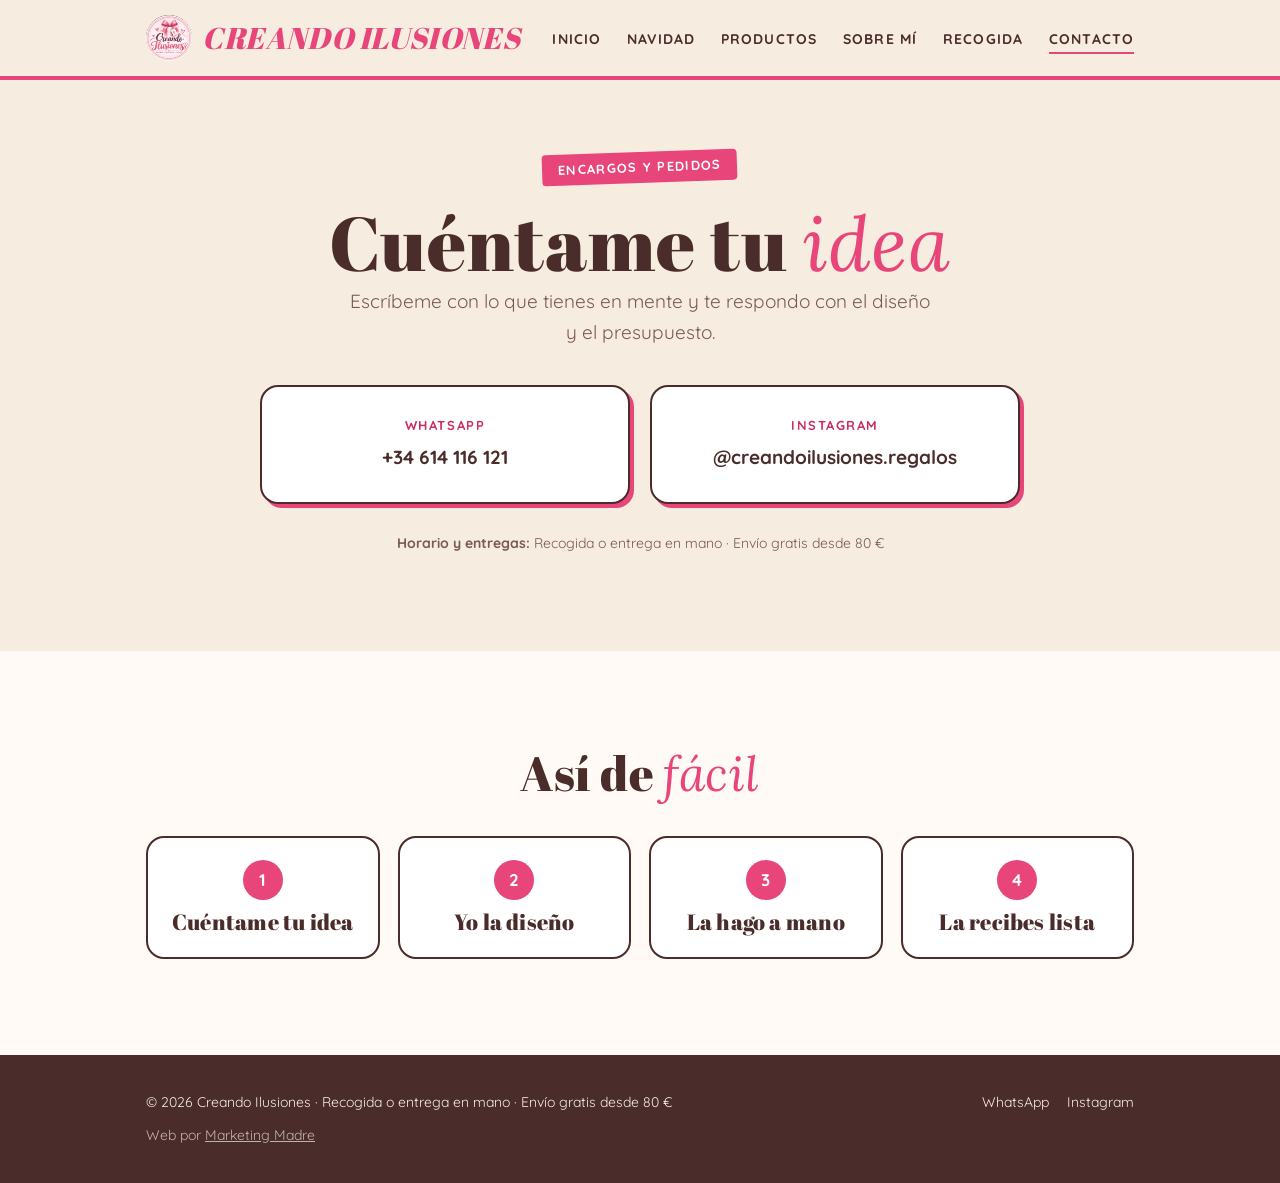
<file: contacto.html>
<!doctype html>
<html lang="es">
<head>
  <meta charset="utf-8">
  <meta name="viewport" content="width=device-width, initial-scale=1">
  <title>Contacto y pedidos · Creando Ilusiones</title>
  <meta name="description" content="Haz tu pedido por WhatsApp o Instagram. Cuéntame tu idea.">
  <link rel="preconnect" href="https://fonts.googleapis.com">
  <link rel="preconnect" href="https://fonts.gstatic.com" crossorigin>
  <link href="https://fonts.googleapis.com/css2?family=Abril+Fatface&family=Lora:ital@1&family=Quicksand:wght@500;700&display=swap" rel="stylesheet">
  <link rel="icon" href="fotos/logo.png">
  <link rel="stylesheet" href="styles.css?v=6">
</head>
<body>

<header class="site-header">
  <nav class="wrap nav" aria-label="Principal">
    <a class="logo" href="index.html"><img src="fotos/logo.png" alt="">CREANDO ILUSIONES</a>
    <ul class="nav-links">
      <li><a href="index.html">Inicio</a></li>
      <li><a href="navidad.html">Navidad</a></li>
      <li><a href="productos.html">Productos</a></li>
      <li><a href="sobre-mi.html">Sobre mí</a></li>
      <li><a href="recogida.html">Recogida</a></li>      <li><a href="contacto.html" aria-current="page">Contacto</a></li>
    </ul>
    <button class="menu-btn" type="button" aria-expanded="false">Menú</button>
  </nav>
</header>

<main>
  <section class="hero center">
    <div class="wrap">
      <span class="tag">Encargos y pedidos</span>
      <h1>Cuéntame tu <span class="script pink">idea</span></h1>
      <p class="lead">Escríbeme con lo que tienes en mente y te respondo con el diseño y el presupuesto.</p>

      <div class="contact-cards">
        <a class="contact-card" data-whatsapp href="#"><span>WhatsApp</span><strong data-whatsapp data-fill></strong></a>
        <a class="contact-card" data-instagram href="#"><span>Instagram</span><strong data-instagram data-fill></strong></a>
        <a class="contact-card" data-email href="#"><span>Correo</span><strong data-email data-fill></strong></a>
      </div>
      <p class="note" style="margin-top:28px"><strong>Horario y entregas:</strong> <span data-zona></span></p>
    </div>
  </section>

  <section class="bg-white center">
    <div class="wrap">
      <h2>Así de <span class="script pink">fácil</span></h2>
      <div class="steps" style="margin-top:36px">
        <div class="step"><h3>Cuéntame tu idea</h3></div>
        <div class="step"><h3>Yo la diseño</h3></div>
        <div class="step"><h3>La hago a mano</h3></div>
        <div class="step"><h3>La recibes lista</h3></div>
      </div>
    </div>
  </section>
</main>

<footer class="site-footer">
  <div class="wrap footer-grid">
    <span>© <span data-year></span> Creando Ilusiones · <span data-zona></span></span>
    <span><a data-whatsapp href="#">WhatsApp</a><a data-instagram href="#">Instagram</a><a data-email href="#">Email</a></span>
  </div>
  <div class="wrap credit" style="margin-top:10px">Web por <a href="https://marketingmadre.github.io" style="margin:0">Marketing Madre</a></div>
</footer>

<script src="main.js?v=3"></script>
</body>
</html>
</file>
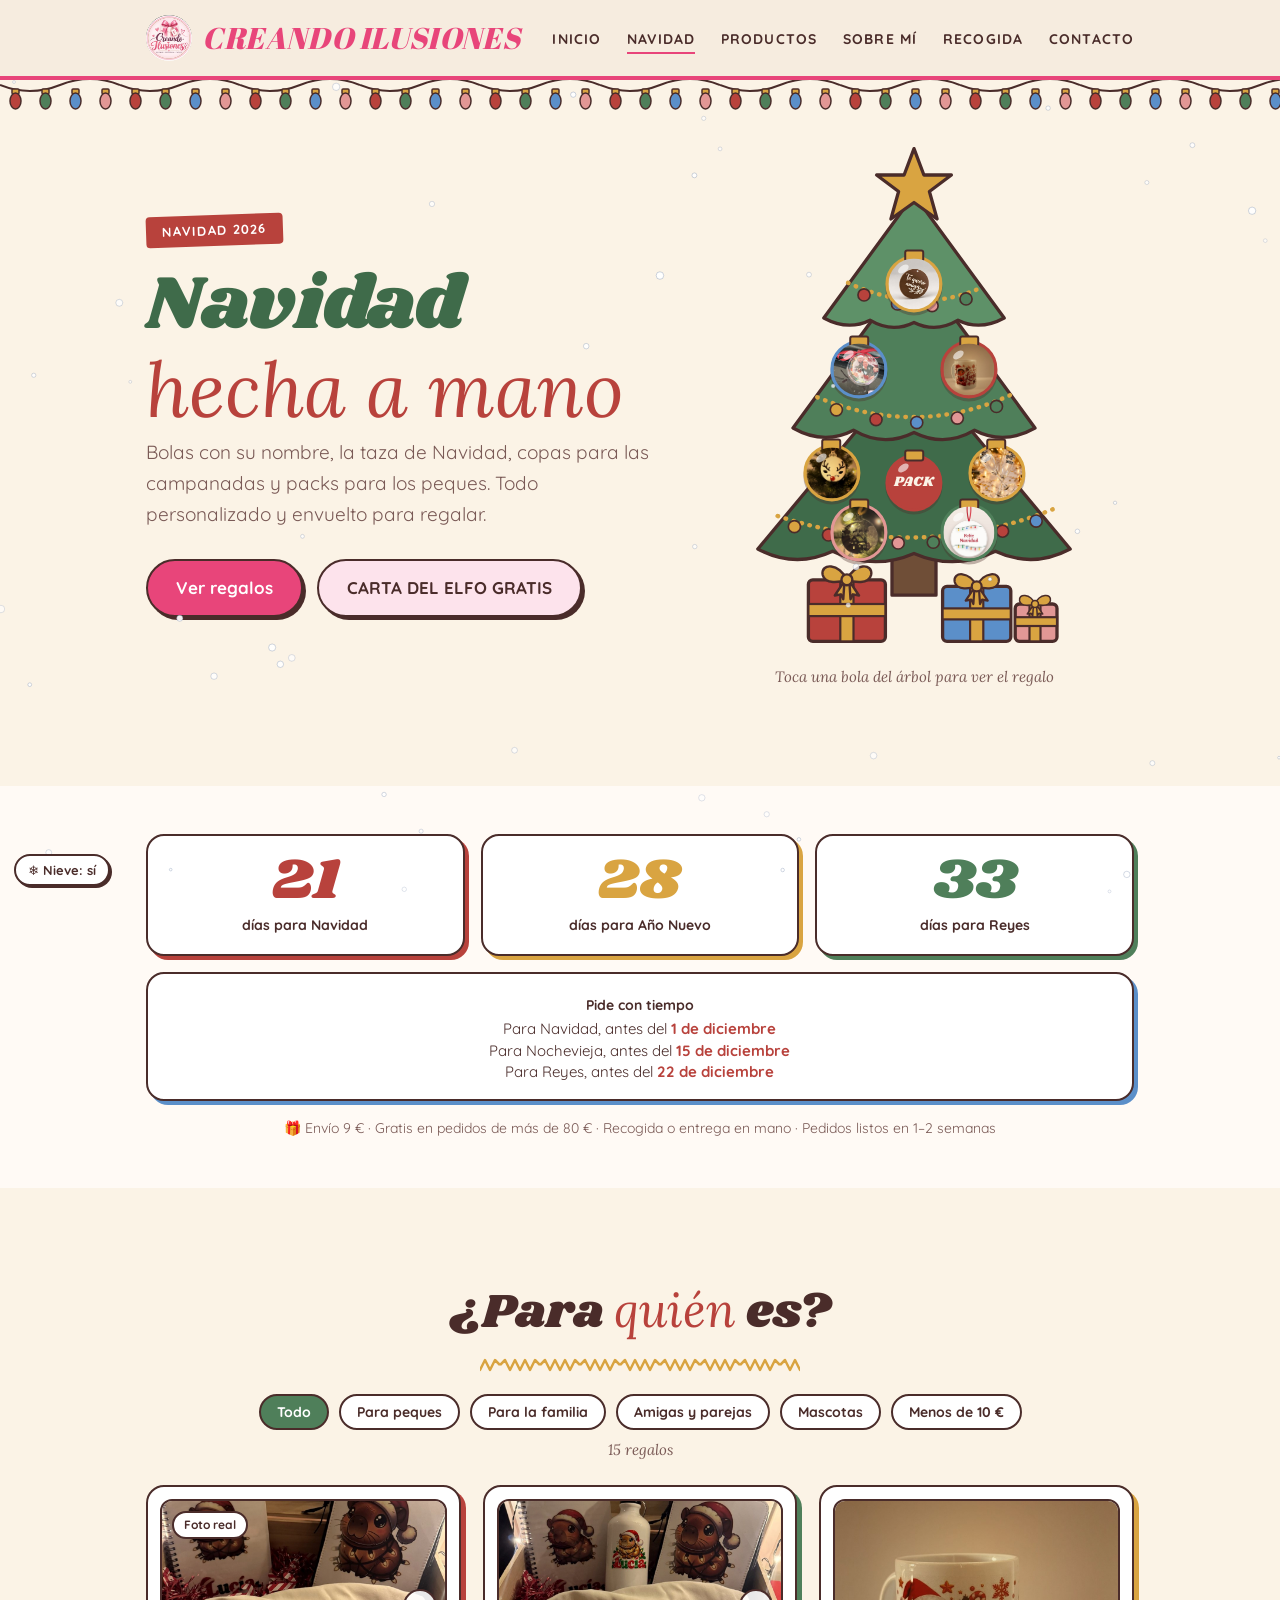
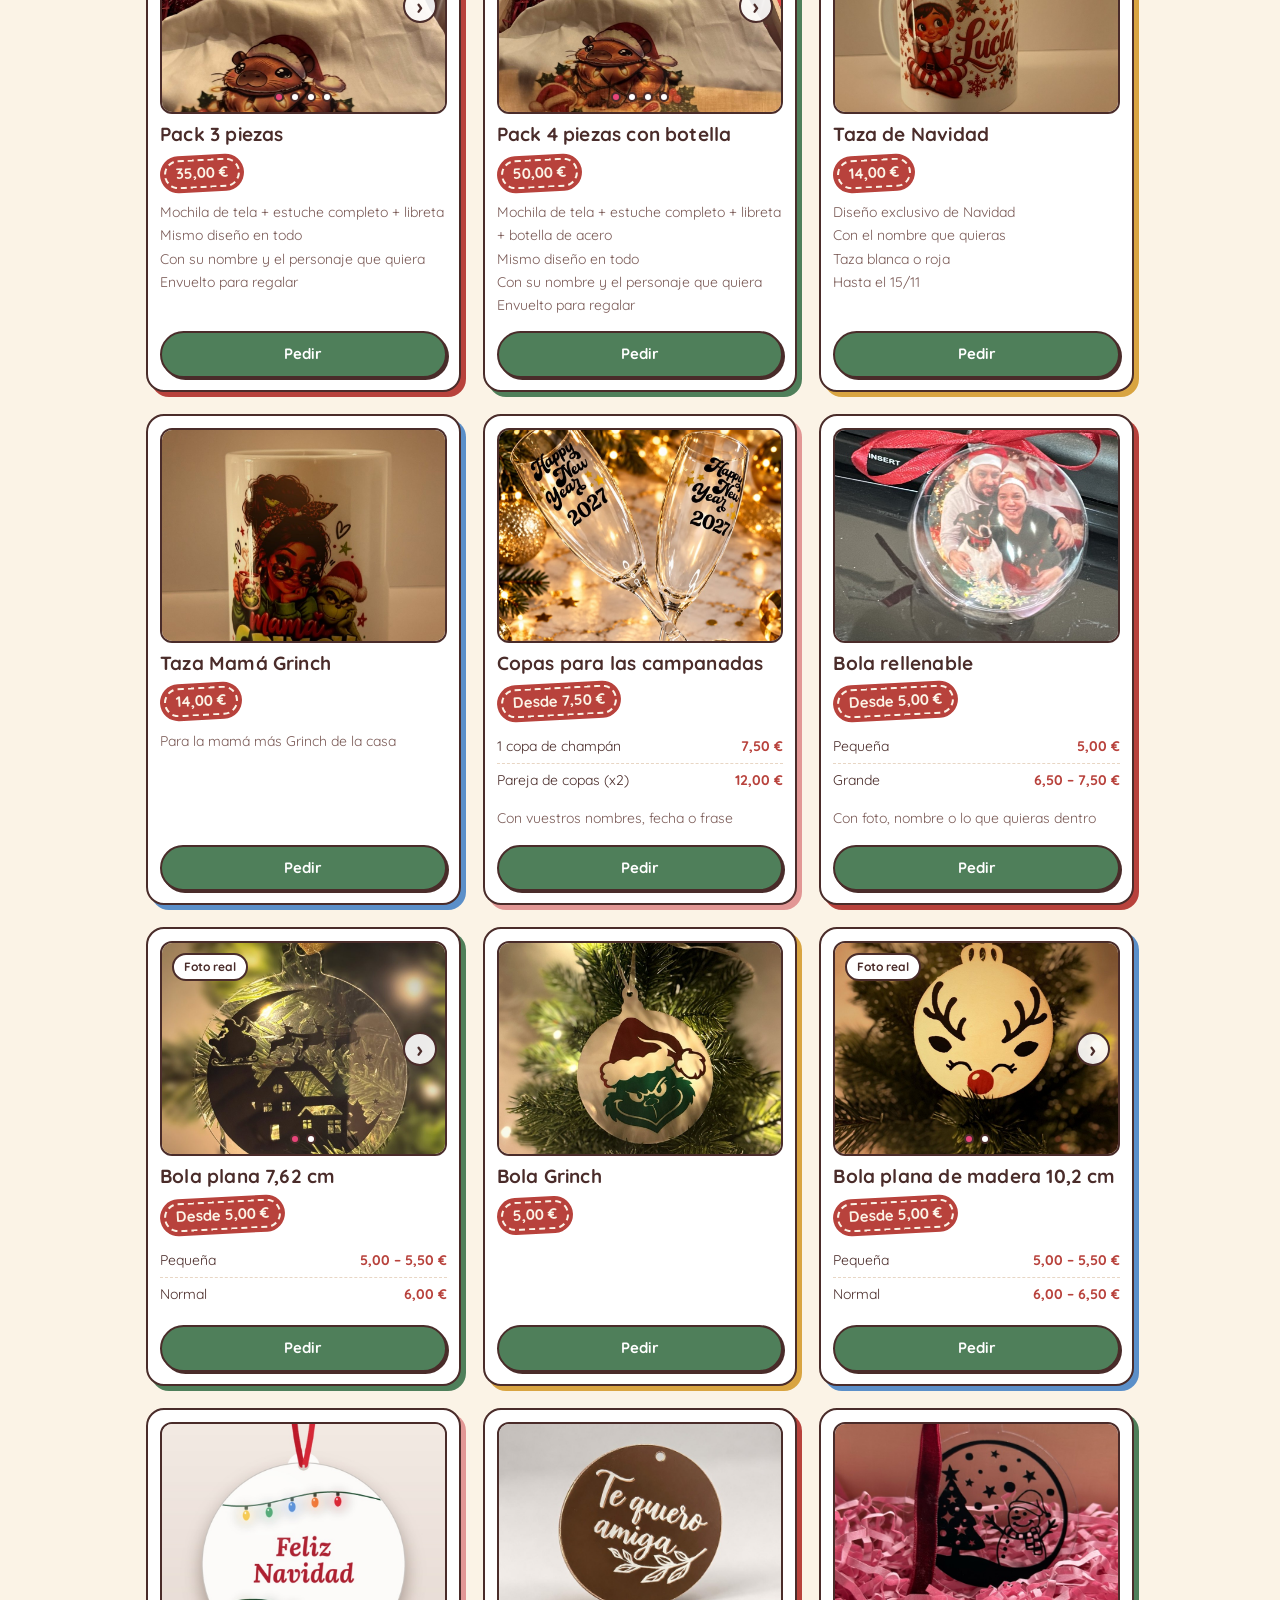
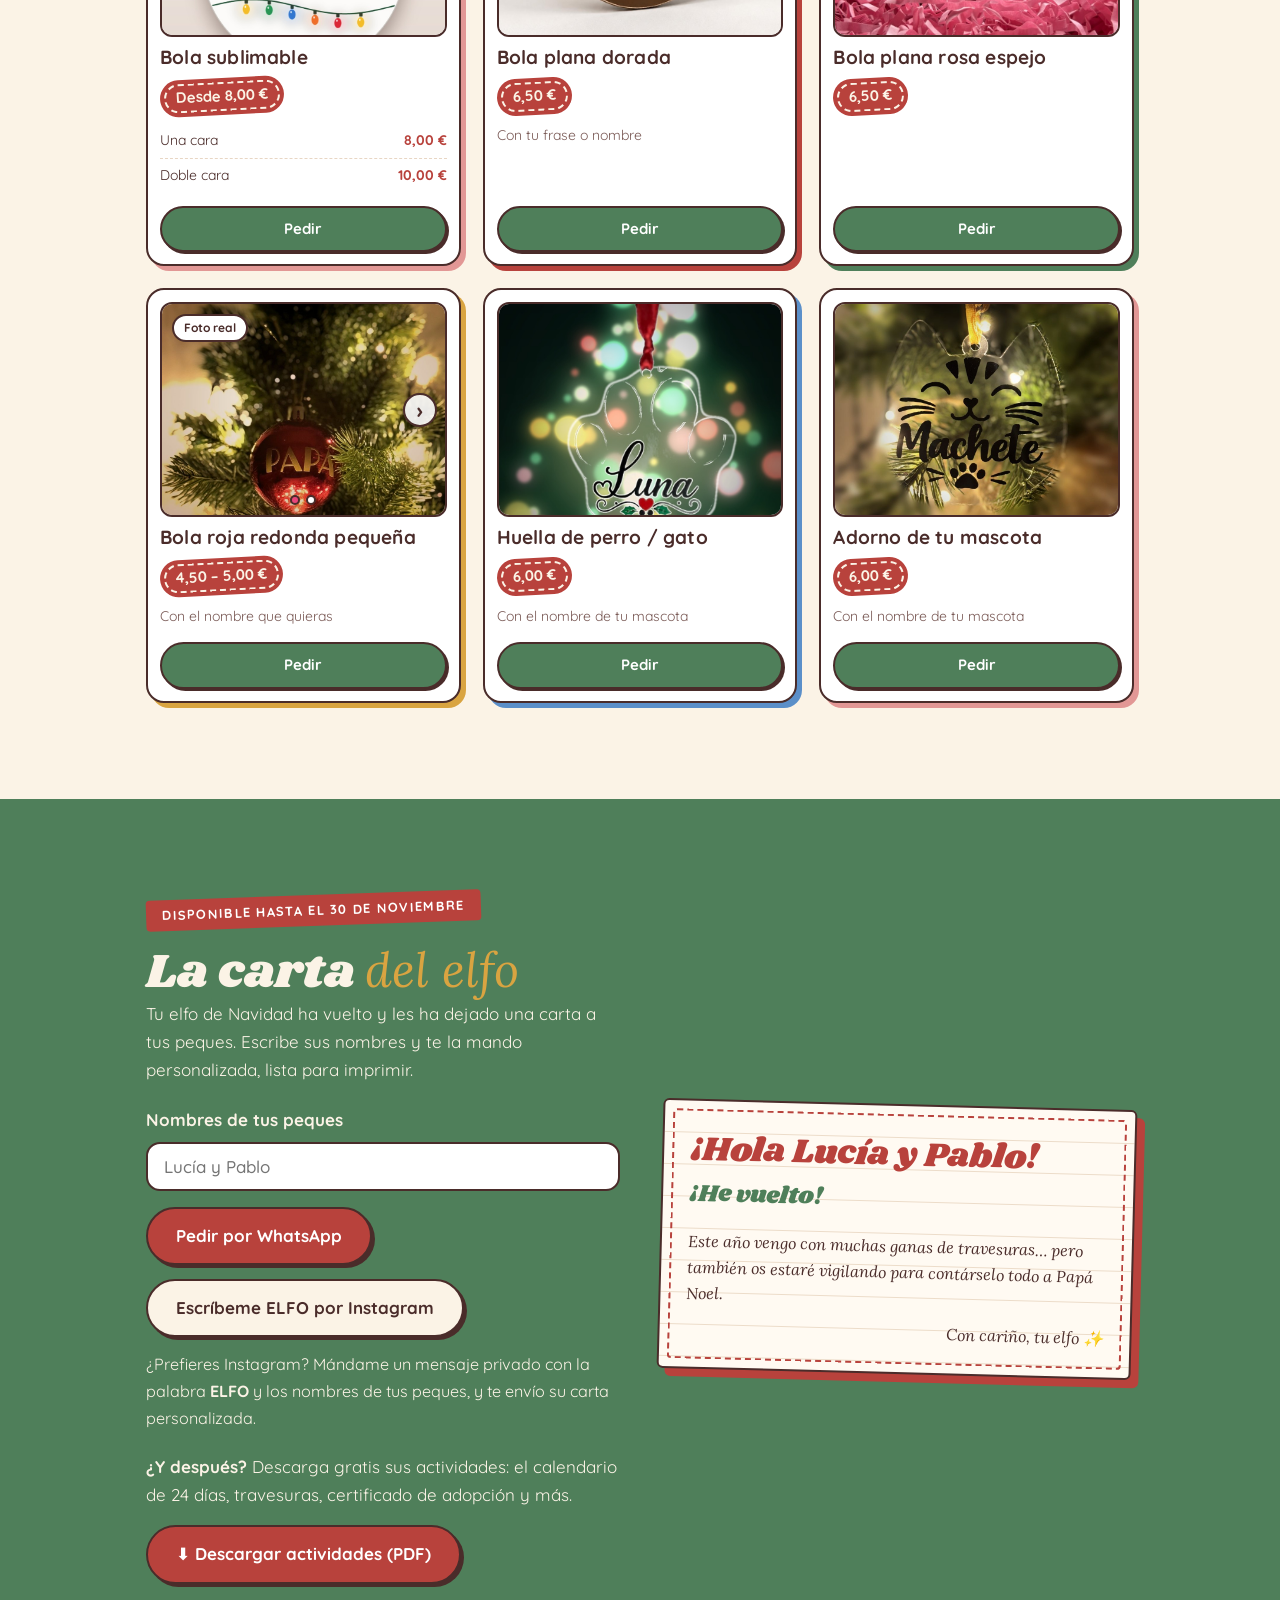
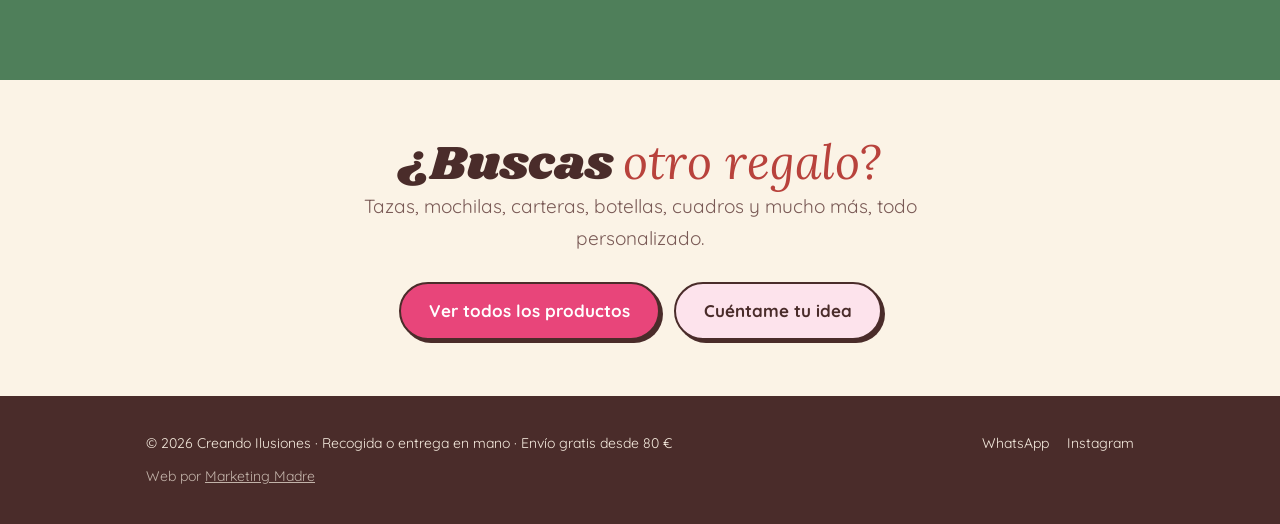
<file: navidad.html>
<!doctype html>
<html lang="es">
<head>
  <meta charset="utf-8">
  <meta name="viewport" content="width=device-width, initial-scale=1">
  <title>Navidad · Creando Ilusiones</title>
  <meta name="description" content="Regalos de Navidad personalizados y hechos a mano: packs, bolas de Navidad con nombre o foto, taza de Navidad, copas para las campanadas y la carta del elfo gratis.">
  <meta property="og:title" content="Navidad hecha a mano · Creando Ilusiones">
  <meta property="og:description" content="Bolas con nombre, taza de Navidad, copas para las campanadas, packs para los peques y la carta del elfo gratis.">
  <meta property="og:image" content="fotos/taza-elfo-lucia.jpg">
  <link rel="preconnect" href="https://fonts.googleapis.com">
  <link rel="preconnect" href="https://fonts.gstatic.com" crossorigin>
  <link href="https://fonts.googleapis.com/css2?family=Abril+Fatface&family=Lora:ital@1&family=Quicksand:wght@500;700&family=Shrikhand&display=swap" rel="stylesheet">
  <link rel="icon" href="fotos/logo.png">
  <link rel="stylesheet" href="styles.css?v=6">
  <style>
    /* Navidad: crema + bombillas de colores, árbol de los 90 */
    :root {
      --x-cream: #fbf3e6;
      --x-red: #b8423c;
      --x-pine: #4f7f5a;
      --x-pine-dark: #3f6b4a;
      --x-gold: #d9a441;
      --x-blue: #5b8fc9;
      --x-pink: #e29795;
      --retro: "Shrikhand", "Abril Fatface", Georgia, serif;
    }
    body { background: var(--x-cream); }
    .xmas h1, .xmas h2 { font-family: var(--retro); letter-spacing: 0; }
    .xmas .script { color: var(--x-red); }

    /* tira de bombillas */
    .bulbs { height: 34px; background: url("data:image/svg+xml,%3Csvg xmlns='http://www.w3.org/2000/svg' width='120' height='34'%3E%3Cpath d='M0 5 Q30 17 60 5 T120 5' fill='none' stroke='%234a2c2a' stroke-width='2'/%3E%3Cg stroke='%234a2c2a' stroke-width='1.5'%3E%3Crect x='12' y='9' width='7' height='5' rx='1' fill='%23d9a441'/%3E%3Cellipse cx='15.5' cy='21' rx='5.5' ry='8' fill='%23b8423c'/%3E%3Crect x='42' y='9' width='7' height='5' rx='1' fill='%23d9a441'/%3E%3Cellipse cx='45.5' cy='21' rx='5.5' ry='8' fill='%234f7f5a'/%3E%3Crect x='72' y='9' width='7' height='5' rx='1' fill='%23d9a441'/%3E%3Cellipse cx='75.5' cy='21' rx='5.5' ry='8' fill='%235b8fc9'/%3E%3Crect x='102' y='9' width='7' height='5' rx='1' fill='%23d9a441'/%3E%3Cellipse cx='105.5' cy='21' rx='5.5' ry='8' fill='%23e29795'/%3E%3C/g%3E%3C/svg%3E") repeat-x; }

    /* separador de espumillón */
    .tinsel { height: 14px; max-width: 320px; margin: 18px auto 0; background: url("data:image/svg+xml,%3Csvg xmlns='http://www.w3.org/2000/svg' width='40' height='14'%3E%3Cpath d='M0 7 L5 2 L10 12 L15 2 L20 12 L25 2 L30 12 L35 2 L40 7' fill='none' stroke='%23d9a441' stroke-width='2.5' stroke-linejoin='round'/%3E%3C/svg%3E") repeat-x center; }

    /* hero + árbol */
    .x-hero { padding-top: 28px; }
    .x-hero-grid { display: grid; grid-template-columns: 1fr minmax(0, 440px); gap: 32px; align-items: center; }
    @media (max-width: 820px) { .x-hero-grid { grid-template-columns: 1fr; text-align: center; } .x-hero-grid .lead { margin: 0 auto; } .x-hero-grid .cta-row { justify-content: center; } }
    .x-hero .tag { background: var(--x-red); }
    .x-hero h1 { color: var(--x-pine-dark); }
    .tree { position: relative; width: 100%; max-width: 440px; margin: 0 auto; aspect-ratio: 400 / 470; }
    .tree svg { position: absolute; inset: 0; width: 100%; height: 100%; overflow: visible; }
    .tree-hint { text-align: center; font-family: var(--serif); font-style: italic; color: var(--muted); font-size: 15px; margin-top: 6px; }
    .tw { animation: twinkle 3.2s ease-in-out infinite alternate; }
    @keyframes twinkle { from { opacity: 1; } to { opacity: 0.55; } }

    .orn { position: absolute; left: var(--x); top: var(--y); width: 13%; aspect-ratio: 1; translate: -50% -50%; border-radius: 50%; border: 3px solid var(--c); background: var(--c); box-shadow: 0 3px 0 rgba(74, 44, 42, 0.35); transform-origin: 50% -40%; text-decoration: none; display: grid; place-items: center; }
    .orn img { position: absolute; inset: 0; width: 100%; height: 100%; object-fit: cover; border-radius: 50%; }
    .orn::before { content: ""; position: absolute; top: -17%; left: 50%; width: 32%; height: 17%; translate: -50% 0; background: var(--x-gold); border: 2px solid var(--brown); border-radius: 3px; }
    .orn::after { content: ""; position: absolute; top: 14%; left: 18%; width: 24%; height: 14%; border-radius: 50%; background: rgba(255, 255, 255, 0.6); rotate: -35deg; pointer-events: none; }
    .orn .word { font-family: var(--retro); color: var(--x-cream); font-size: clamp(11px, 2.6vw, 14px); }
    .orn .tip { position: absolute; top: 112%; left: 50%; translate: -50% 0; white-space: nowrap; background: var(--brown); color: var(--x-cream); font-size: 12px; font-weight: 700; padding: 3px 10px; border-radius: 999px; opacity: 0; pointer-events: none; transition: opacity 0.15s; z-index: 2; }
    .orn:hover, .orn:focus-visible { animation: swing 0.9s ease-in-out; z-index: 3; }
    .orn:hover .tip, .orn:focus-visible .tip { opacity: 1; }
    @keyframes swing { 0% { rotate: 0deg; } 30% { rotate: 9deg; } 60% { rotate: -6deg; } 100% { rotate: 0deg; } }

    /* cuenta atrás */
    .countdown { display: grid; grid-template-columns: repeat(3, minmax(0, 1fr)); gap: 16px; }
    .countdown .when { grid-column: 1 / -1; }
    @media (max-width: 560px) { .countdown { gap: 10px; } .tile { padding: 12px 6px; } .tile .lbl { font-size: 12px; line-height: 1.3; display: block; } }
    .tile { background: #fff; border: 2px solid var(--brown); border-radius: 18px; padding: 16px 14px; text-align: center; box-shadow: 4px 4px 0 var(--c, var(--x-red)); }
    .tile .num { display: block; font-family: var(--retro); font-size: clamp(40px, 7vw, 58px); line-height: 1; color: var(--c, var(--x-red)); }
    .tile .lbl { font-weight: 700; font-size: 14px; }
    .tile.when p { font-size: 15px; line-height: 1.45; }
    .tile.when b { color: var(--x-red); }
    .ship { text-align: center; font-size: 14px; color: var(--muted); margin-top: 16px; }

    /* buscador de regalos */
    .finder { display: flex; flex-wrap: wrap; justify-content: center; gap: 10px; margin: 22px 0 8px; }
    .chip { font: 700 14px var(--sans); color: var(--brown); background: #fff; border: 2px solid var(--brown); border-radius: 999px; padding: 7px 16px; cursor: pointer; }
    .chip[aria-pressed="true"] { background: var(--x-pine); color: #fff; }
    .chip:hover { transform: translateY(-1px); }
    .count { text-align: center; font-family: var(--serif); font-style: italic; color: var(--muted); font-size: 15px; margin-bottom: 22px; }

    /* tarjetas */
    .xcard { --c: var(--x-red); background: #fff; border: 2px solid var(--brown); border-radius: 18px; padding: 12px; display: flex; flex-direction: column; gap: 10px; box-shadow: 5px 5px 0 var(--c); scroll-margin-top: 110px; }
    .xcard:nth-child(5n+2) { --c: var(--x-pine); }
    .xcard:nth-child(5n+3) { --c: var(--x-gold); }
    .xcard:nth-child(5n+4) { --c: var(--x-blue); }
    .xcard:nth-child(5n+5) { --c: var(--x-pink); }
    .xcard[hidden] { display: none; }
    .xcard.glow { animation: glow 0.8s ease-in-out 2; }
    @keyframes glow { 50% { box-shadow: 5px 5px 0 var(--c), 0 0 0 8px rgba(217, 164, 65, 0.55); } }
    .xcard .photo { aspect-ratio: 4 / 3; border-radius: 12px; border: 2px solid var(--brown); background: var(--x-cream); }
    .xcard .ph { height: 100%; display: grid; place-items: center; text-align: center; padding: 14px; background: repeating-linear-gradient(45deg, #fff 0 16px, #f6dcd6 16px 32px); font-family: var(--retro); color: var(--x-red); font-size: 20px; line-height: 1.2; }
    .xcard h3 { font-family: var(--sans); font-weight: 700; font-size: 19px; }
    .patch { align-self: flex-start; background: var(--x-red); color: var(--x-cream); font-weight: 700; font-size: 15px; padding: 6px 16px; border-radius: 999px; outline: 2px dashed var(--x-cream); outline-offset: -6px; rotate: -3deg; }
    .xcard .lista { list-style: none; font-size: 14px; }
    .xcard .lista li { display: flex; justify-content: space-between; gap: 10px; padding: 5px 0; border-bottom: 1px dashed #e8d6c4; }
    .xcard .lista li:last-child { border-bottom: 0; }
    .xcard .lista b { white-space: nowrap; color: var(--x-red); }
    .xcard .notes { list-style: none; font-size: 14px; color: var(--muted); }
    .xcard .order { margin-top: auto; padding-top: 4px; }
    .xcard .order a { display: block; text-align: center; background: var(--x-pine); color: #fff; text-decoration: none; font-weight: 700; font-size: 15px; border-radius: 999px; padding: 9px 12px; border: 2px solid var(--brown); box-shadow: 2px 2px 0 var(--brown); }
    .xcard .order a:hover { background: var(--x-pine-dark); }

    /* carta del elfo */
    .elf { background: var(--x-pine); color: var(--x-cream); }
    .elf-grid { display: grid; grid-template-columns: 1fr 1fr; gap: 40px; align-items: center; }
    @media (max-width: 820px) { .elf-grid { grid-template-columns: 1fr; } }
    .elf h2 { color: var(--x-cream); }
    .elf .script { color: var(--x-gold); }
    .elf .tag { background: var(--x-red); }
    .elf p { font-size: 17px; }
    .elf label { display: block; font-weight: 700; margin: 22px 0 8px; }
    .elf input { width: 100%; font: 500 17px var(--sans); color: var(--brown); padding: 12px 16px; border: 2px solid var(--brown); border-radius: 14px; background: #fff; }
    .elf .cta-row { margin-top: 16px; }
    .elf .btn { background: var(--x-red); }
    .elf .btn.alt { background: var(--x-cream); color: var(--brown); }
    .letter { background: #fffaf2; color: var(--brown); border: 2px solid var(--brown); border-radius: 6px; padding: 30px 26px 26px; box-shadow: 8px 8px 0 var(--x-red); rotate: 1.5deg; position: relative; background-image: repeating-linear-gradient(transparent 0 31px, #ecdcc9 31px 32px); }
    .letter::before { content: ""; position: absolute; inset: 8px; border: 2px dashed var(--x-red); border-radius: 4px; pointer-events: none; }
    .letter .hi { font-family: var(--retro); font-size: clamp(26px, 4vw, 34px); color: var(--x-red); line-height: 1.15; word-break: break-word; }
    .letter .back { font-family: var(--retro); font-size: 24px; color: var(--x-pine); margin-top: 4px; }
    .letter p { font-family: var(--serif); font-style: italic; margin-top: 14px; font-size: 16px; }
    .letter .sign { text-align: right; margin-top: 8px; }

    /* nieve */
    #snow { position: fixed; inset: 0; pointer-events: none; z-index: 15; }
    .snow-toggle { position: fixed; left: 14px; bottom: 14px; z-index: 16; font: 700 13px var(--sans); color: var(--brown); background: #fff; border: 2px solid var(--brown); border-radius: 999px; padding: 6px 12px; cursor: pointer; box-shadow: 2px 2px 0 var(--brown); }
    @media (prefers-reduced-motion: reduce) { .tw, .orn:hover, .orn:focus-visible, .xcard.glow { animation: none; } }
  </style>
</head>
<body class="xmas">

<header class="site-header">
  <nav class="wrap nav" aria-label="Principal">
    <a class="logo" href="index.html"><img src="fotos/logo.png" alt="">CREANDO ILUSIONES</a>
    <ul class="nav-links">
      <li><a href="index.html">Inicio</a></li>
      <li><a href="navidad.html" aria-current="page">Navidad</a></li>
      <li><a href="productos.html">Productos</a></li>
      <li><a href="sobre-mi.html">Sobre mí</a></li>
      <li><a href="recogida.html">Recogida</a></li>
      <li><a href="contacto.html">Contacto</a></li>
    </ul>
    <button class="menu-btn" type="button" aria-expanded="false">Menú</button>
  </nav>
</header>
<div class="bulbs" aria-hidden="true"></div>

<main>
  <section class="x-hero">
    <div class="wrap x-hero-grid">
      <div>
        <span class="tag">Navidad <span data-year></span></span>
        <h1>Navidad <span class="script">hecha a mano</span></h1>
        <p class="lead">Bolas con su nombre, la taza de Navidad, copas para las campanadas y packs para los peques. Todo personalizado y envuelto para regalar.</p>
        <div class="cta-row">
          <a class="btn" href="#regalos">Ver regalos</a>
          <a class="btn alt" href="#elfo">CARTA DEL ELFO GRATIS</a>
        </div>
      </div>
      <div>
        <div class="tree" id="tree">
          <svg viewBox="0 0 400 470" aria-hidden="true">
            <g stroke="#4a2c2a" stroke-width="3" stroke-linejoin="round">
              <rect x="180" y="368" width="40" height="44" fill="#6f4e37"/>
              <path d="M200 200 L58 370 Q92 388 126 372 Q163 390 200 374 Q237 390 274 372 Q308 388 342 370 Z" fill="#3f6b4a"/>
              <path d="M200 110 L90 260 Q118 276 145 262 Q172 278 200 264 Q228 278 255 262 Q282 276 310 260 Z" fill="#4f7f5a"/>
              <path d="M200 48 L118 160 Q140 172 160 162 Q180 174 200 164 Q220 174 240 162 Q260 172 282 160 Z" fill="#5e9168"/>
              <rect x="104" y="398" width="70" height="56" rx="4" fill="#b8423c"/>
              <rect x="226" y="404" width="62" height="50" rx="4" fill="#5b8fc9"/>
              <rect x="292" y="420" width="38" height="34" rx="4" fill="#e29795"/>
            </g>
            <g fill="#d9a441" stroke="#4a2c2a" stroke-width="2">
              <rect x="133" y="398" width="12" height="56"/>
              <rect x="251" y="404" width="12" height="50"/>
              <rect x="305" y="420" width="10" height="34"/>
              <rect x="104" y="420" width="70" height="11"/>
              <rect x="226" y="424" width="62" height="10"/>
              <rect x="292" y="432" width="38" height="8"/>
            </g>
            <g fill="#d9a441" stroke="#4a2c2a" stroke-width="2" stroke-linejoin="round">
              <g transform="translate(139 398) scale(1.1)"><path d="M0 0 C-6 -14 -22 -14 -20 -4 C-18 4 -6 2 0 0 Z"/><path d="M0 0 C6 -14 22 -14 20 -4 C18 4 6 2 0 0 Z"/><path d="M-2 1 L-10 13 L-5 12 L-3 16 Z"/><path d="M2 1 L10 13 L5 12 L3 16 Z"/><circle r="4.5"/></g>
              <g transform="translate(257 404) scale(1)"><path d="M0 0 C-6 -14 -22 -14 -20 -4 C-18 4 -6 2 0 0 Z"/><path d="M0 0 C6 -14 22 -14 20 -4 C18 4 6 2 0 0 Z"/><path d="M-2 1 L-10 13 L-5 12 L-3 16 Z"/><path d="M2 1 L10 13 L5 12 L3 16 Z"/><circle r="4.5"/></g>
              <g transform="translate(310 420) scale(0.7)"><path d="M0 0 C-6 -14 -22 -14 -20 -4 C-18 4 -6 2 0 0 Z"/><path d="M0 0 C6 -14 22 -14 20 -4 C18 4 6 2 0 0 Z"/><path d="M-2 1 L-10 13 L-5 12 L-3 16 Z"/><path d="M2 1 L10 13 L5 12 L3 16 Z"/><circle r="4.5"/></g>
            </g>
            <g fill="none" stroke="#d9a441" stroke-width="4" stroke-linecap="round" stroke-dasharray="0.5 7">
              <path class="garland" d="M140 128 Q205 158 262 132"/>
              <path class="garland" d="M112 232 Q205 270 292 228"/>
              <path class="garland" d="M76 340 Q205 382 326 334"/>
            </g>
            <g id="tree-bulbs"></g>
            <path d="M200 6 L209 30 L234 30 L214 45 L221 70 L200 55 L179 70 L186 45 L166 30 L191 30 Z" fill="#d9a441" stroke="#4a2c2a" stroke-width="3" stroke-linejoin="round"/>
          </svg>
        </div>
        <p class="tree-hint">Toca una bola del árbol para ver el regalo</p>
      </div>
    </div>
  </section>

  <section class="bg-white" style="padding-block:48px">
    <div class="wrap">
      <div class="countdown">
        <div class="tile" style="--c:var(--x-red)"><span class="num" id="d-navidad">–</span><span class="lbl" id="l-navidad">días para Navidad</span></div>
        <div class="tile" style="--c:var(--x-gold)"><span class="num" id="d-nuevo">–</span><span class="lbl" id="l-nuevo">días para Año Nuevo</span></div>
        <div class="tile" style="--c:var(--x-pine)"><span class="num" id="d-reyes">–</span><span class="lbl" id="l-reyes">días para Reyes</span></div>
        <div class="tile when" style="--c:var(--x-blue)"><span class="lbl">Pide con tiempo</span><p id="pide"></p></div>
      </div>
      <p class="ship">🎁 Envío 9 € · Gratis en pedidos de más de 80 € · Recogida o entrega en mano · Pedidos listos en 1–2 semanas</p>
    </div>
  </section>

  <section id="regalos" style="scroll-margin-top:90px">
    <div class="wrap">
      <div class="center">
        <h2>¿Para <span class="script">quién</span> es?</h2>
        <div class="tinsel" aria-hidden="true"></div>
      </div>
      <div class="finder" role="group" aria-label="Filtrar regalos" id="finder"></div>
      <p class="count" id="count" aria-live="polite"></p>
      <div class="cards" id="grid"></div>
    </div>
  </section>

  <section class="elf" id="elfo" style="scroll-margin-top:90px">
    <div class="wrap elf-grid">
      <div>
        <span class="tag">Disponible hasta el 30 de noviembre</span>
        <h2>La carta <span class="script">del elfo</span></h2>
        <p>Tu elfo de Navidad ha vuelto y les ha dejado una carta a tus peques. Escribe sus nombres y te la mando personalizada, lista para imprimir.</p>
        <label for="elf-names">Nombres de tus peques</label>
        <input id="elf-names" type="text" autocomplete="off" maxlength="80" placeholder="Lucía y Pablo">
        <div class="cta-row">
          <a class="btn" id="elf-wa" href="#" target="_blank" rel="noopener">Pedir por WhatsApp</a>
          <a class="btn alt" data-instagram-dm href="#">Escríbeme ELFO por Instagram</a>
        </div>
        <p style="margin-top:14px;font-size:.95em">¿Prefieres Instagram? Mándame un mensaje privado con la palabra <b>ELFO</b> y los nombres de tus peques, y te envío su carta personalizada.</p>
        <p style="margin-top:22px"><b>¿Y después?</b> Descarga gratis sus actividades: el calendario de 24 días, travesuras, certificado de adopción y más.</p>
        <div class="cta-row">
          <a class="btn" href="descargas/actividades-elfo-navidad.pdf" download>⬇ Descargar actividades (PDF)</a>
        </div>
      </div>
      <div class="letter" aria-live="polite">
        <div class="hi">¡Hola <span id="elf-preview">Lucía y Pablo</span>!</div>
        <div class="back">¡He vuelto!</div>
        <p>Este año vengo con muchas ganas de travesuras… pero también os estaré vigilando para contárselo todo a Papá Noel.</p>
        <p class="sign">Con cariño, tu elfo ✨</p>
      </div>
    </div>
  </section>

  <section class="center" style="padding-block:56px">
    <div class="wrap">
      <h2>¿Buscas <span class="script">otro regalo?</span></h2>
      <p class="lead">Tazas, mochilas, carteras, botellas, cuadros y mucho más, todo personalizado.</p>
      <div class="cta-row">
        <a class="btn" href="productos.html">Ver todos los productos</a>
        <a class="btn alt" data-whatsapp href="#">Cuéntame tu idea</a>
      </div>
    </div>
  </section>
</main>

<footer class="site-footer">
  <div class="wrap footer-grid">
    <span>© <span data-year></span> Creando Ilusiones · <span data-zona></span></span>
    <span><a data-whatsapp href="#">WhatsApp</a><a data-instagram href="#">Instagram</a><a data-email href="#">Email</a></span>
  </div>
  <div class="wrap credit" style="margin-top:10px">Web por <a href="https://marketingmadre.github.io" style="margin:0">Marketing Madre</a></div>
</footer>

<canvas id="snow" aria-hidden="true"></canvas>
<button class="snow-toggle" id="snow-toggle" type="button" aria-pressed="true">❄ Nieve: sí</button>

<script src="main.js?v=4"></script>
<script>
// Fechas límite para pedir (pedidos listos en 1–2 semanas). Cámbialas aquí.
const PIDE_ANTES = { navidad: "1 de diciembre", nochevieja: "15 de diciembre", reyes: "22 de diciembre" };

// Regalos de Navidad: para añadir o cambiar uno, edita esta lista.
// fotos: [] = se ve "Fotos nuevas muy pronto" hasta que pongas las fotos (nombre del archivo en /fotos)
// para: peques · familia · amigas · mascotas  (los de menos de 10 € salen solos con desde < 10)
// bola: posición en el árbol (x, y en %) y color del borde
const REGALOS = [
  { id: "pack3", nombre: "Pack 3 piezas", precio: "35,00 €", desde: 35, para: ["peques"],
    notas: ["Mochila de tela + estuche completo + libreta", "Mismo diseño en todo", "Con su nombre y el personaje que quiera", "Envuelto para regalar"],
    fotos: [
      { src: "pack3-lucia-navidad.jpg", alt: "Pack de Navidad con mochila, libreta y estuche con el nombre Lucía en una caja de madera", label: "Foto real" },
      { src: "mochila-lucia-navidad.jpg", alt: "Mochila de tela con capibara navideño y el nombre Lucía" },
      { src: "libreta-lucia-navidad.jpg", alt: "Libreta con capibara navideño y el nombre Lucía" },
      { src: "estuche-lucia-navidad.jpg", alt: "Estuche con capibara navideño y el nombre Lucía" },
    ], bola: { x: 50, y: 66, c: "var(--x-red)", palabra: "PACK" } },
  { id: "pack4", nombre: "Pack 4 piezas con botella", precio: "50,00 €", desde: 50, para: ["peques"],
    notas: ["Mochila de tela + estuche completo + libreta + botella de acero", "Mismo diseño en todo", "Con su nombre y el personaje que quiera", "Envuelto para regalar"],
    fotos: [
      { src: "pack4-lucia-navidad.jpg", alt: "Pack de Navidad con mochila, libreta, estuche y botella con el nombre Lucía en una caja de madera" },
      { src: "mochila-lucia-navidad.jpg", alt: "Mochila de tela con capibara navideño y el nombre Lucía" },
      { src: "libreta-lucia-navidad.jpg", alt: "Libreta con capibara navideño y el nombre Lucía" },
      { src: "estuche-lucia-navidad.jpg", alt: "Estuche con capibara navideño y el nombre Lucía" },
    ] },
  { id: "taza", nombre: "Taza de Navidad", precio: "14,00 €", desde: 14, para: ["familia", "amigas"],
    notas: ["Diseño exclusivo de Navidad", "Con el nombre que quieras", "Taza blanca o roja", "Hasta el 15/11"],
    fotos: [{ src: "taza-elfo-lucia.jpg", alt: "Taza blanca con un elfo navideño y el nombre Lucía", label: "Foto real" }],
    bola: { x: 62.5, y: 44, c: "var(--x-red)" } },
  { id: "taza-grinch", nombre: "Taza Mamá Grinch", precio: "14,00 €", desde: 14, para: ["familia", "amigas"],
    notas: ["Para la mamá más Grinch de la casa"],
    fotos: [{ src: "taza-mama-grinch.jpg", alt: "Taza blanca con el diseño Mamá Grinch", label: "Foto real" }] },
  { id: "copas", nombre: "Copas para las campanadas", precio: "Desde 7,50 €", desde: 7.5, para: ["amigas"],
    lista: [["1 copa de champán", "7,50 €"], ["Pareja de copas (x2)", "12,00 €"]], notas: ["Con vuestros nombres, fecha o frase"],
    fotos: [
      { src: "copas-happy-new-year-2027.jpg", alt: "Dos copas de champán con Happy New Year 2027 y estrellas doradas", pos: "center 22%" },
    ], bola: { x: 68.75, y: 64, c: "var(--x-gold)" } },
  { id: "rellenable", nombre: "Bola rellenable", precio: "Desde 5,00 €", desde: 5, para: ["familia", "peques"],
    lista: [["Pequeña", "5,00 €"], ["Grande", "6,50 – 7,50 €"]], notas: ["Con foto, nombre o lo que quieras dentro"],
    fotos: [{ src: "bola-rellenable-foto.jpg", alt: "Bola rellenable con foto" }], bola: { x: 37.5, y: 44, c: "var(--x-blue)" } },
  { id: "plana", nombre: "Bola plana 7,62 cm", precio: "Desde 5,00 €", desde: 5, para: ["familia", "peques"],
    lista: [["Pequeña", "5,00 – 5,50 €"], ["Normal", "6,00 €"]],
    fotos: [
      { src: "bola-plana-trineo.jpg", alt: "Bola plana transparente con el trineo de Papá Noel y una casa, colgada en el árbol", label: "Foto real" },
      { src: "bola-plana.jpg", alt: "Bola plana navideña" },
    ], bola: { x: 37.5, y: 75.5, c: "var(--x-pink)" } },
  { id: "grinch", nombre: "Bola Grinch", precio: "5,00 €", desde: 5, para: ["familia", "peques"],
    fotos: [{ src: "bola-plana-grinch.jpg", alt: "Bola plana con la cara del Grinch con gorro de Papá Noel, colgada en el árbol", label: "Foto real" }] },
  { id: "madera", nombre: "Bola plana de madera 10,2 cm", precio: "Desde 5,00 €", desde: 5, para: ["familia", "peques"],
    lista: [["Pequeña", "5,00 – 5,50 €"], ["Normal", "6,00 – 6,50 €"]],
    fotos: [
      { src: "bola-madera-reno.jpg", alt: "Bola plana de madera con cara de reno colgada en el árbol", label: "Foto real" },
      { src: "bola-madera.jpg", alt: "Bola plana de madera" },
    ], bola: { x: 31.25, y: 64, c: "var(--x-gold)" } },
  { id: "sublimable", nombre: "Bola sublimable", precio: "Desde 8,00 €", desde: 8, para: ["familia"],
    lista: [["Una cara", "8,00 €"], ["Doble cara", "10,00 €"]],
    fotos: [{ src: "bola-sublimable.jpg", alt: "Bola sublimable Feliz Navidad" }], bola: { x: 62.5, y: 75.5, c: "var(--x-pine)" } },
  { id: "dorada", nombre: "Bola plana dorada", precio: "6,50 €", desde: 6.5, para: ["amigas"],
    notas: ["Con tu frase o nombre"],
    fotos: [{ src: "bola-dorada.jpg", alt: "Bola plana dorada con la frase Te quiero amiga" }], bola: { x: 50, y: 27.5, c: "var(--x-gold)" } },
  { id: "rosa", nombre: "Bola plana rosa espejo", precio: "6,50 €", desde: 6.5, para: ["amigas"],
    fotos: [{ src: "bola-rosa-espejo.jpg", alt: "Bola rosa espejo" }] },
  { id: "roja", nombre: "Bola roja redonda pequeña", precio: "4,50 – 5,00 €", desde: 4.5, para: ["familia", "peques"],
    notas: ["Con el nombre que quieras"],
    fotos: [
      { src: "bola-papa-arbol.jpg", alt: "Bola roja con el nombre PAPA en un árbol con luces", label: "Foto real" },
      { src: "bola-roja-papa.jpg", alt: "Bola roja personalizada con el nombre PAPÁ" },
    ] },
  { id: "huella", nombre: "Huella de perro / gato", precio: "6,00 €", desde: 6, para: ["mascotas"],
    notas: ["Con el nombre de tu mascota"],
    fotos: [{ src: "bola-luna.jpg", alt: "Adorno huella de perro personalizado con nombre" }] },
  { id: "mascota", nombre: "Adorno de tu mascota", precio: "6,00 €", desde: 6, para: ["mascotas"],
    notas: ["Con el nombre de tu mascota"],
    fotos: [{ src: "adorno-gato-machete.jpg", alt: "Adorno transparente con forma de gato y el nombre Machete, colgado en el árbol", label: "Foto real" }] },
];

const FILTROS = [
  ["todo", "Todo"], ["peques", "Para peques"], ["familia", "Para la familia"],
  ["amigas", "Amigas y parejas"], ["mascotas", "Mascotas"], ["menos10", "Menos de 10 €"],
];

(function () {
  const esc = (s) => String(s).replace(/[&<>"]/g, (c) => ({ "&": "&amp;", "<": "&lt;", ">": "&gt;", '"': "&quot;" }[c]));
  const wa = (texto) => "https://wa.me/" + SITE.whatsapp + "?text=" + encodeURIComponent(texto);
  const slide = (f) =>
    '<figure class="slide' + (f.contain ? " contain" : "") + '"><img src="fotos/' + esc(f.src) + '" alt="' + esc(f.alt) + '" loading="lazy"' +
    (f.pos ? ' style="object-position:' + esc(f.pos) + '"' : "") + ">" +
    (f.label ? '<figcaption class="slide-label">' + esc(f.label) + "</figcaption>" : "") + "</figure>";
  const photo = (r) =>
    !r.fotos.length ? '<div class="photo"><div class="ph">Fotos nuevas<br>muy pronto 📸</div></div>'
    : r.fotos.length === 1 ? '<div class="photo">' + slide(r.fotos[0]).replace("<figure", '<figure style="margin:0;height:100%"') + "</div>"
    : '<div class="photo slider" data-slider><div class="slides">' + r.fotos.map(slide).join("") +
      '</div><button class="slide-arrow prev" type="button" aria-label="Foto anterior">‹</button>' +
      '<button class="slide-arrow next" type="button" aria-label="Foto siguiente">›</button><div class="dots"></div></div>';

  // tarjetas
  const grid = document.getElementById("grid");
  grid.innerHTML = REGALOS.map((r) =>
    '<article class="xcard" id="p-' + r.id + '" data-para="' + r.para.join(" ") + (r.desde < 10 ? " menos10" : "") + '">' +
      photo(r) +
      "<h3>" + esc(r.nombre) + "</h3>" +
      '<span class="patch">' + esc(r.precio) + "</span>" +
      (r.lista ? '<ul class="lista">' + r.lista.map((l) => "<li><span>" + esc(l[0]) + "</span><b>" + esc(l[1]) + "</b></li>").join("") + "</ul>" : "") +
      (r.notas ? '<ul class="notes">' + r.notas.map((n) => "<li>" + esc(n) + "</li>").join("") + "</ul>" : "") +
      '<div class="order"><a href="' + wa("¡Hola Maria! Me interesa: " + r.nombre + " (" + r.precio + "). ¿Me das más información?") + '" target="_blank" rel="noopener">Pedir</a></div>' +
    "</article>"
  ).join("");
  if (window.initSliders) window.initSliders(grid);

  // buscador de regalos
  const finder = document.getElementById("finder");
  const count = document.getElementById("count");
  const cards = Array.from(grid.children);
  finder.innerHTML = FILTROS.map(([k, t]) => '<button class="chip" type="button" data-k="' + k + '" aria-pressed="' + (k === "todo") + '">' + t + "</button>").join("");
  const filtrar = (k) => {
    let n = 0;
    cards.forEach((c) => { const ok = k === "todo" || c.dataset.para.split(" ").includes(k); c.hidden = !ok; if (ok) n++; });
    finder.querySelectorAll(".chip").forEach((b) => b.setAttribute("aria-pressed", String(b.dataset.k === k)));
    count.textContent = n + (n === 1 ? " regalo" : " regalos");
  };
  finder.addEventListener("click", (e) => { const b = e.target.closest(".chip"); if (b) filtrar(b.dataset.k); });
  filtrar("todo");

  // bolas del árbol
  const tree = document.getElementById("tree");
  REGALOS.filter((r) => r.bola).forEach((r) => {
    const b = r.bola;
    tree.insertAdjacentHTML("beforeend",
      '<a class="orn" href="#p-' + r.id + '" style="--x:' + b.x + "%;--y:" + b.y + "%;--c:" + b.c + '" aria-label="' + esc(r.nombre + ", " + r.precio) + '">' +
        (b.palabra ? '<span class="word">' + esc(b.palabra) + "</span>" : '<img src="fotos/' + esc(r.fotos[0].src) + '" alt="">') +
        '<span class="tip">' + esc(r.nombre) + " · " + esc(r.precio) + "</span></a>");
  });
  tree.addEventListener("click", (e) => {
    const a = e.target.closest(".orn");
    if (!a) return;
    e.preventDefault();
    filtrar("todo");
    const card = document.querySelector(a.getAttribute("href"));
    card.scrollIntoView({ behavior: matchMedia("(prefers-reduced-motion: reduce)").matches ? "auto" : "smooth", block: "center" });
    card.classList.remove("glow"); void card.offsetWidth; card.classList.add("glow");
  });

  // bombillas en las guirnaldas del árbol
  const colores = ["#b8423c", "#5b8fc9", "#e29795", "#4f7f5a", "#d9a441"];
  const bulbs = document.getElementById("tree-bulbs");
  let k = 0;
  document.querySelectorAll("#tree .garland").forEach((p) => {
    const L = p.getTotalLength(), n = Math.round(L / 34);
    for (let i = 0; i < n; i++) {
      const pt = p.getPointAtLength(L * (i + 0.5) / n);
      const c = document.createElementNS("http://www.w3.org/2000/svg", "circle");
      c.setAttribute("cx", pt.x); c.setAttribute("cy", pt.y + 5); c.setAttribute("r", 5.5);
      c.setAttribute("fill", colores[k % colores.length]); c.setAttribute("stroke", "#4a2c2a"); c.setAttribute("stroke-width", "1.5");
      c.setAttribute("class", "tw"); c.style.animationDelay = (-(k * 0.7) % 3.2) + "s";
      bulbs.appendChild(c); k++;
    }
  });

  // cuenta atrás
  const hoy = new Date(); hoy.setHours(0, 0, 0, 0);
  const proxima = (mes, dia) => { let t = new Date(hoy.getFullYear(), mes, dia); if (t < hoy) t = new Date(hoy.getFullYear() + 1, mes, dia); return t; };
  const dias = (t) => Math.round((t - hoy) / 864e5);
  const pinta = (id, t, fiesta) => {
    const d = dias(t);
    document.getElementById("d-" + id).textContent = d === 0 ? "¡Hoy!" : d;
    document.getElementById("l-" + id).textContent = d === 0 ? "¡Feliz " + fiesta + "!" : (d === 1 ? "día" : "días") + " para " + fiesta;
  };
  pinta("navidad", proxima(11, 25), "Navidad");
  pinta("nuevo", proxima(0, 1), "Año Nuevo");
  pinta("reyes", proxima(0, 6), "Reyes");
  document.getElementById("pide").innerHTML = "Para Navidad, antes del <b>" + esc(PIDE_ANTES.navidad) + "</b><br>Para Nochevieja, antes del <b>" + esc(PIDE_ANTES.nochevieja) + "</b><br>Para Reyes, antes del <b>" + esc(PIDE_ANTES.reyes) + "</b>";

  // carta del elfo
  const input = document.getElementById("elf-names");
  const prev = document.getElementById("elf-preview");
  const elfWa = document.getElementById("elf-wa");
  const actualiza = () => {
    const nombres = input.value.trim();
    prev.textContent = nombres || "Lucía y Pablo";
    elfWa.href = wa("¡Hola Maria! ELFO 🎄 Quiero la carta del elfo para: " + (nombres || "…"));
  };
  input.addEventListener("input", actualiza);
  actualiza();
})();

// nieve suave (se puede apagar; se guarda la preferencia)
(function () {
  const canvas = document.getElementById("snow");
  const ctx = canvas.getContext("2d");
  const btn = document.getElementById("snow-toggle");
  let w = 0, h = 0, copos = [], raf = 0, on;
  let guardado = null;
  try { guardado = localStorage.getItem("ci-nieve"); } catch (e) {}
  on = guardado ? guardado === "on" : !matchMedia("(prefers-reduced-motion: reduce)").matches;

  const nuevo = (cualquiera) => ({ x: Math.random() * w, y: cualquiera ? Math.random() * h : -6, r: 1.2 + Math.random() * 2.6, v: 0.25 + Math.random() * 0.55, a: Math.random() * 6.28, da: 0.004 + Math.random() * 0.01, o: 0.55 + Math.random() * 0.4 });
  const medir = () => {
    const d = Math.min(window.devicePixelRatio || 1, 2);
    w = innerWidth; h = innerHeight;
    canvas.width = w * d; canvas.height = h * d;
    canvas.style.width = w + "px"; canvas.style.height = h + "px";
    ctx.setTransform(d, 0, 0, d, 0, 0);
    copos = Array.from({ length: Math.round(Math.min(55, w / 24)) }, () => nuevo(true));
  };
  const dibuja = () => {
    ctx.clearRect(0, 0, w, h);
    for (const f of copos) {
      f.y += f.v; f.a += f.da; f.x += Math.sin(f.a) * 0.35;
      if (f.y > h + 6) Object.assign(f, nuevo(false));
      ctx.beginPath(); ctx.arc(f.x, f.y, f.r, 0, 6.283);
      ctx.fillStyle = "rgba(255,255,255," + f.o + ")"; ctx.fill();
      ctx.lineWidth = 0.8; ctx.strokeStyle = "rgba(110,130,165," + (f.o * 0.45) + ")"; ctx.stroke();
    }
    raf = requestAnimationFrame(dibuja);
  };
  const pon = (v) => {
    on = v;
    btn.setAttribute("aria-pressed", String(on));
    btn.textContent = on ? "❄ Nieve: sí" : "❄ Nieve: no";
    cancelAnimationFrame(raf);
    canvas.hidden = !on;
    if (on && !document.hidden) dibuja(); else ctx.clearRect(0, 0, w, h);
  };
  medir();
  addEventListener("resize", medir);
  document.addEventListener("visibilitychange", () => { cancelAnimationFrame(raf); if (on && !document.hidden) dibuja(); });
  btn.addEventListener("click", () => { pon(!on); try { localStorage.setItem("ci-nieve", on ? "on" : "off"); } catch (e) {} });
  pon(on);
})();
</script>
</body>
</html>
</file>
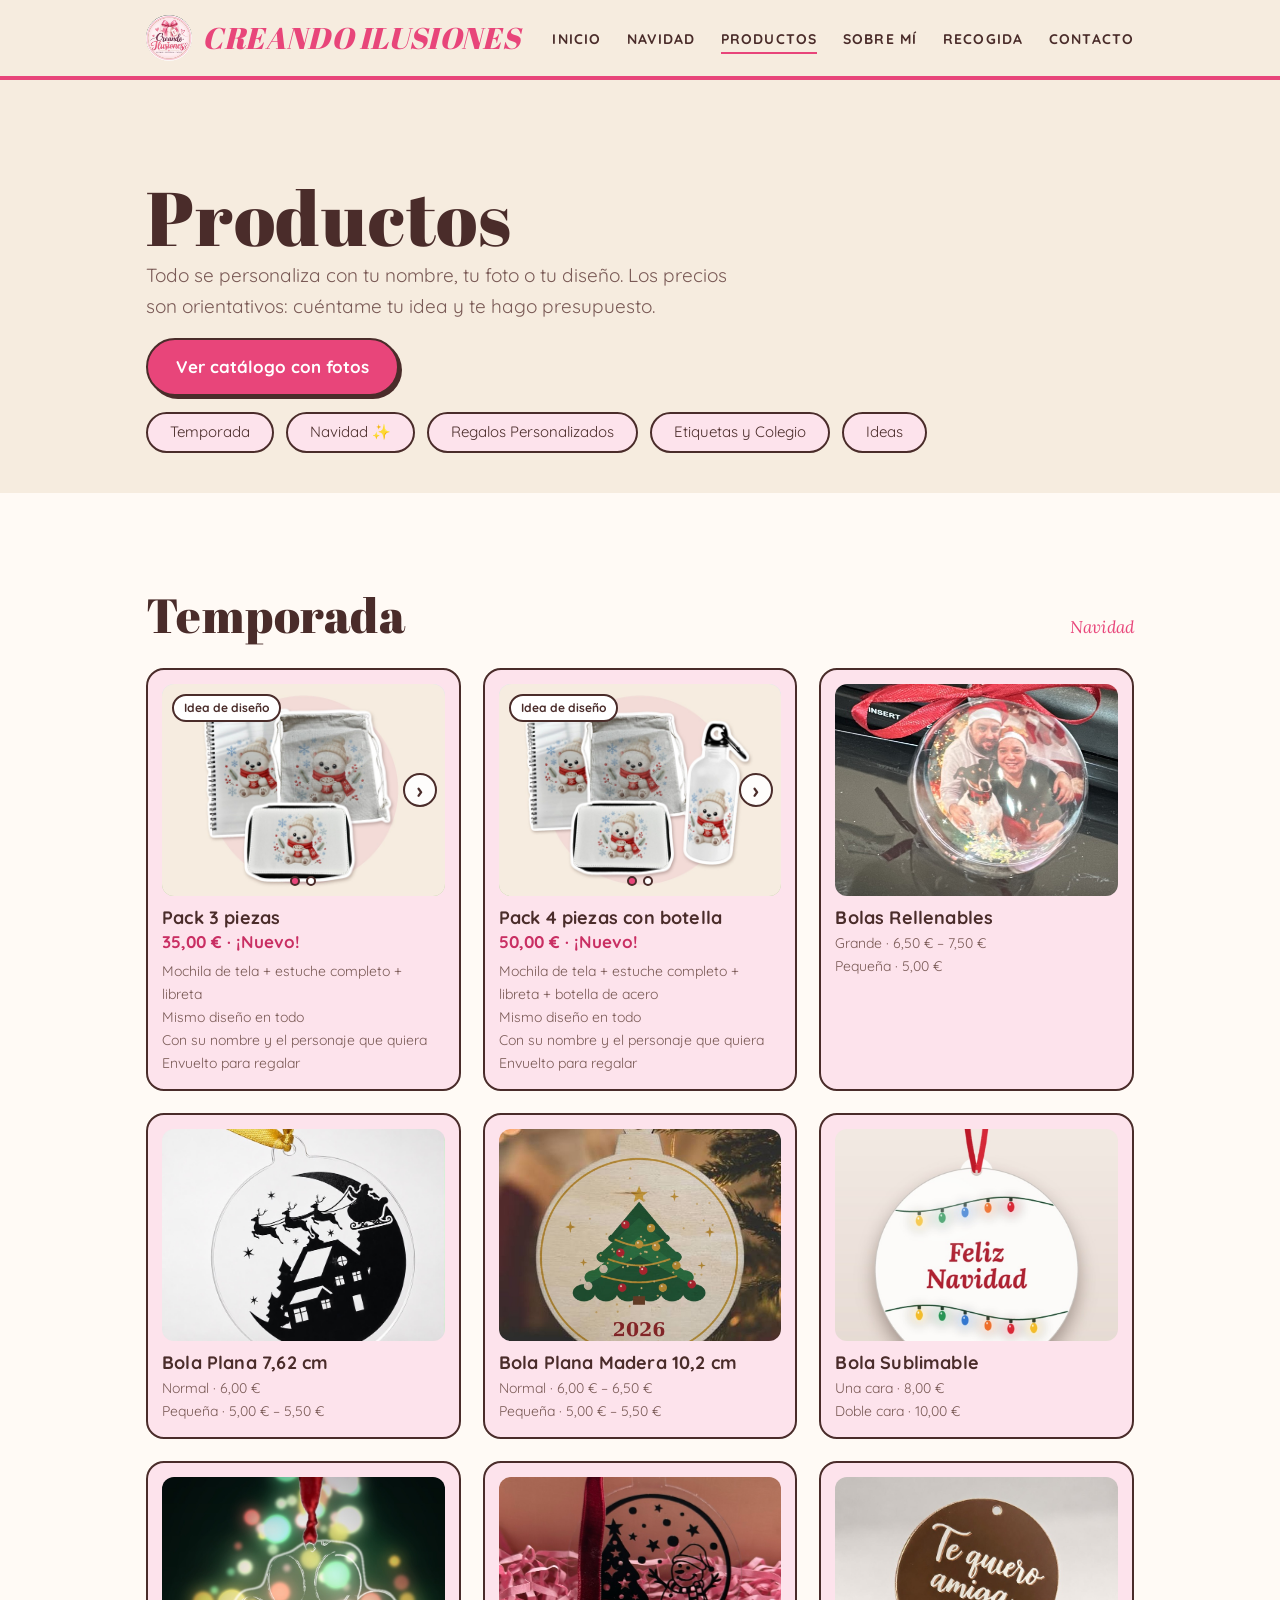
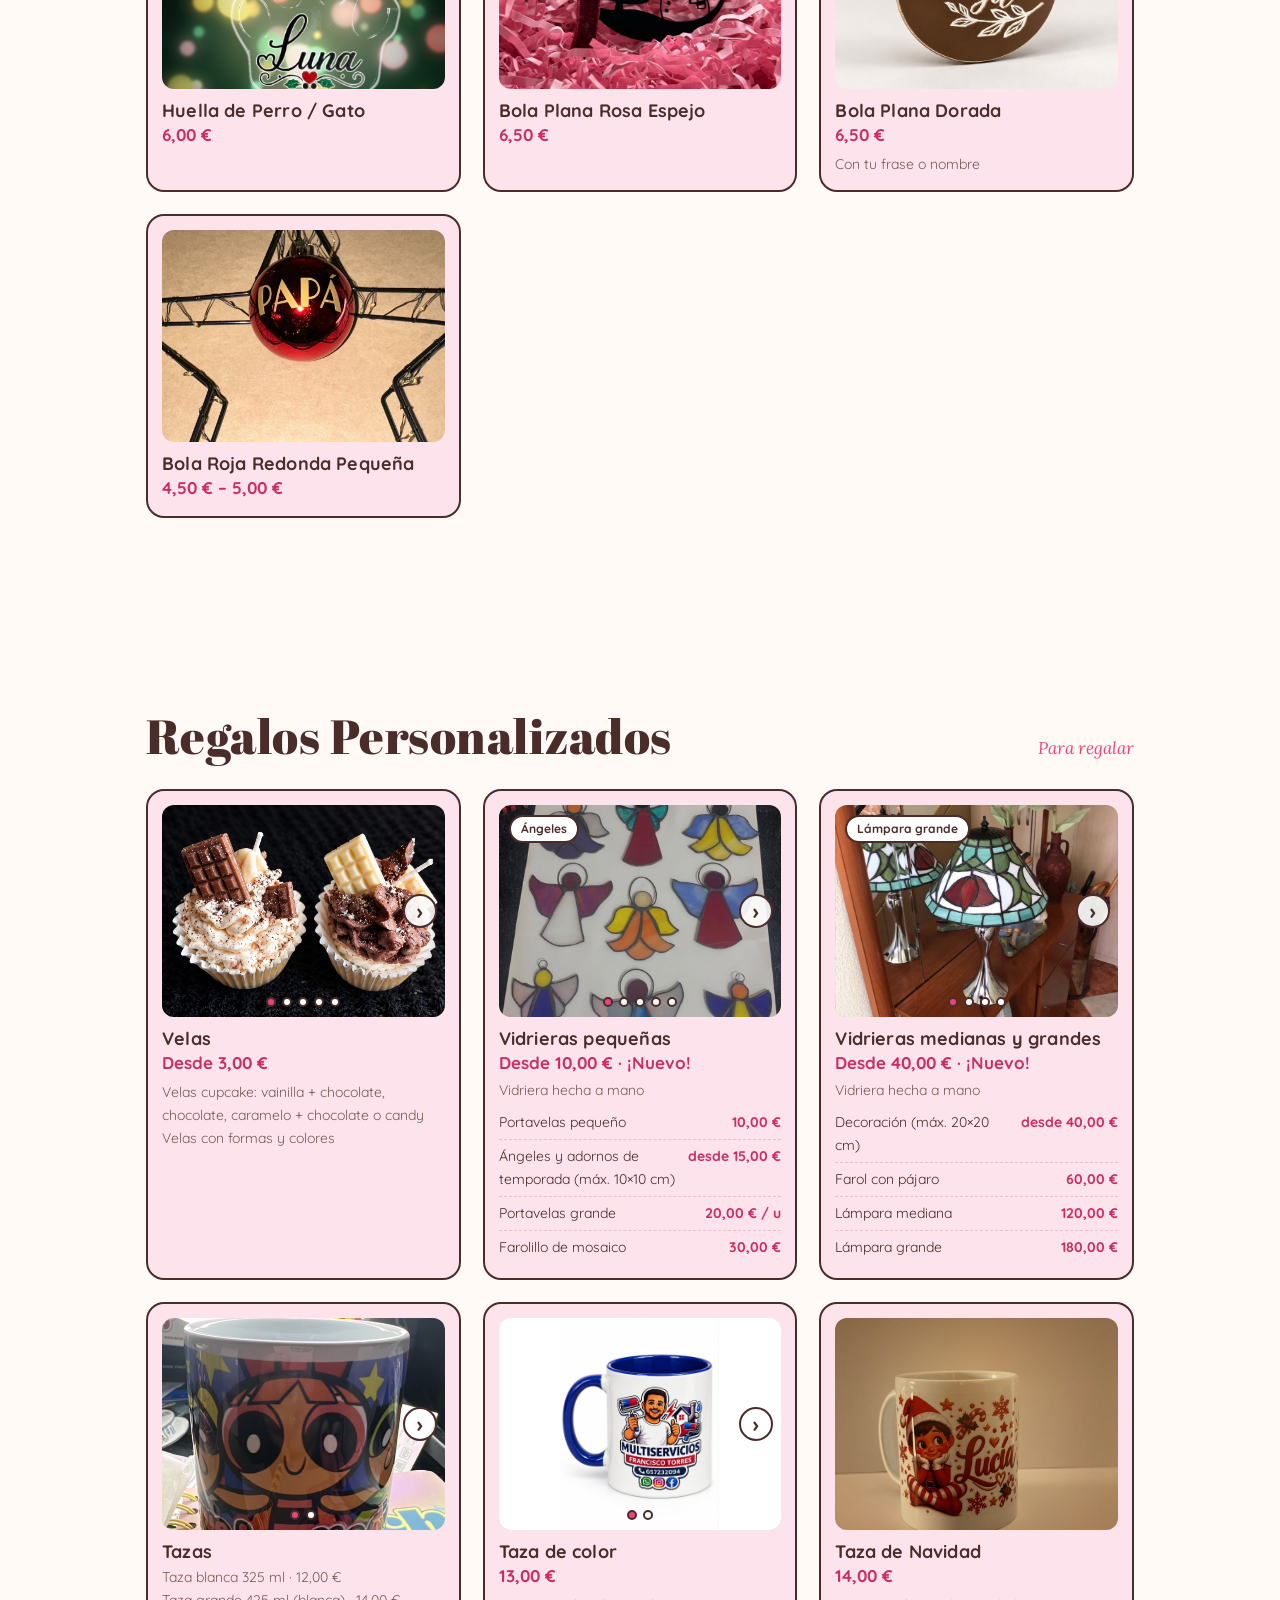
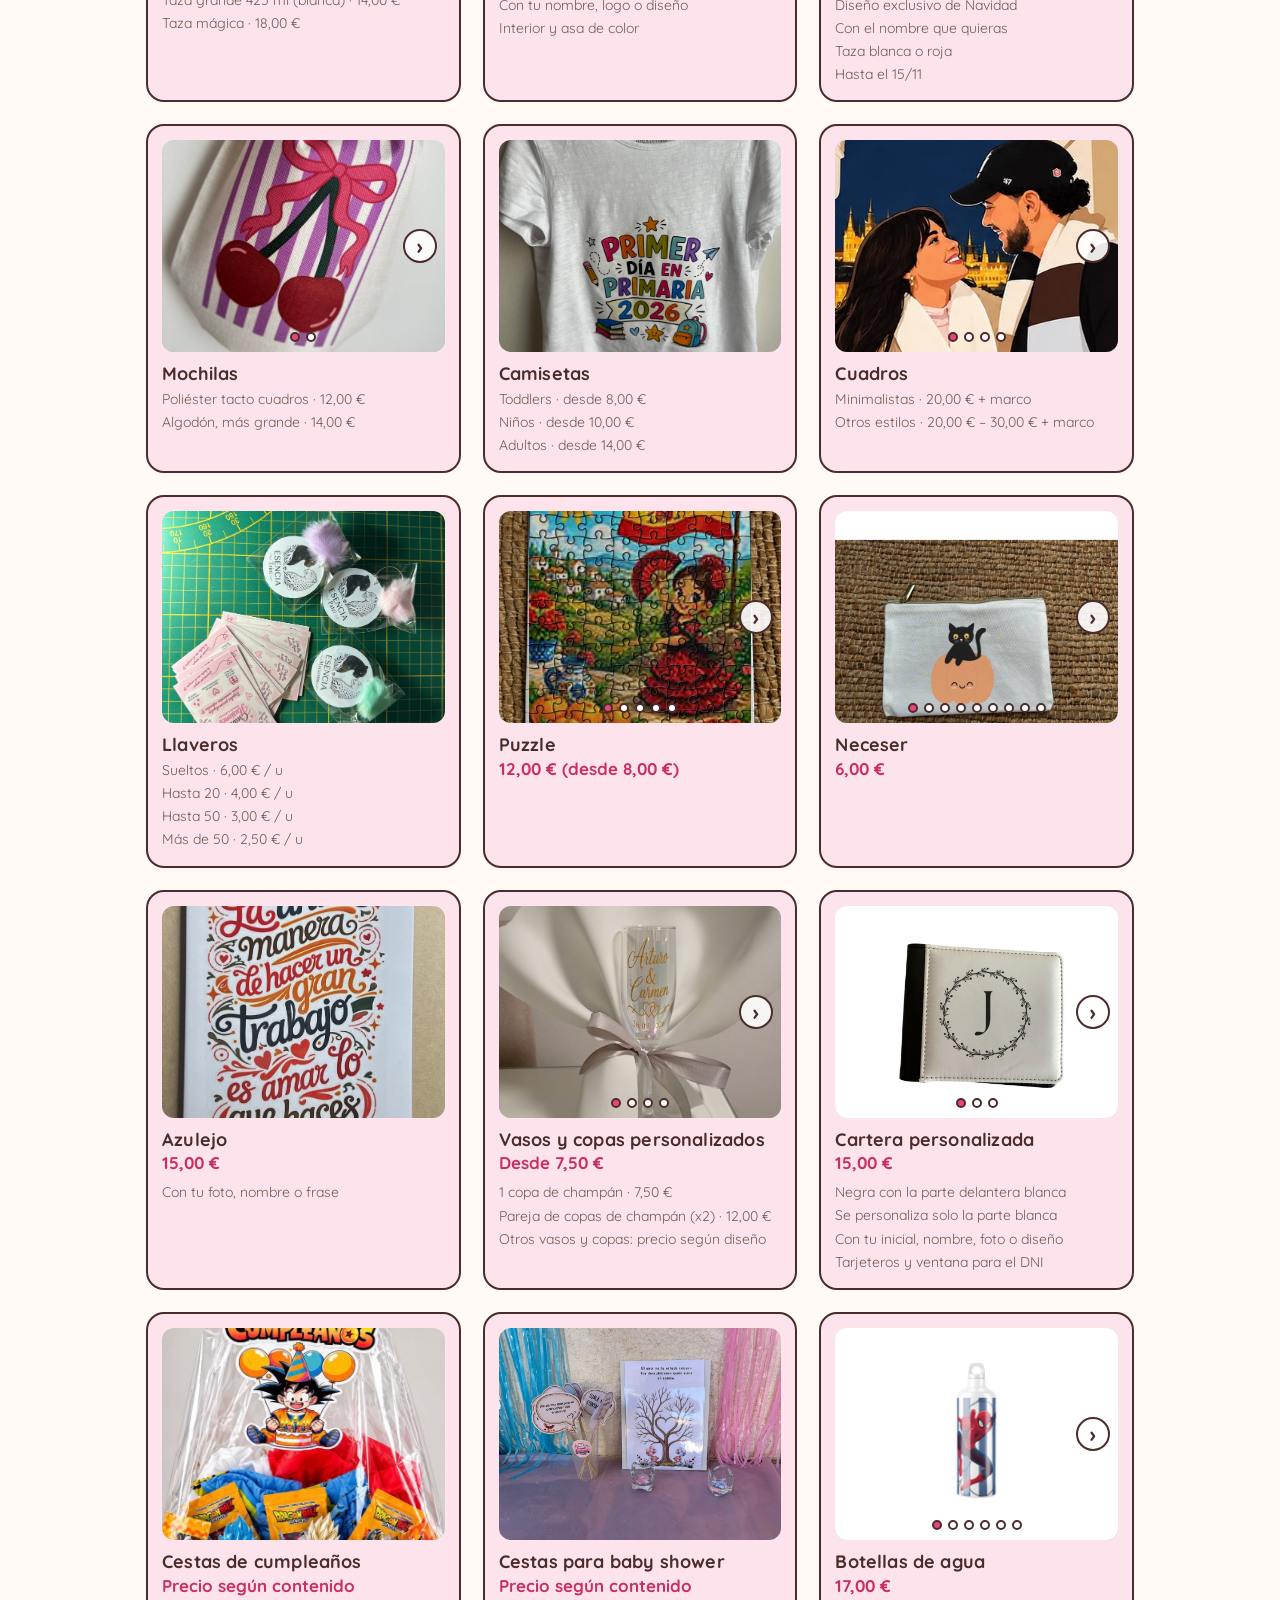
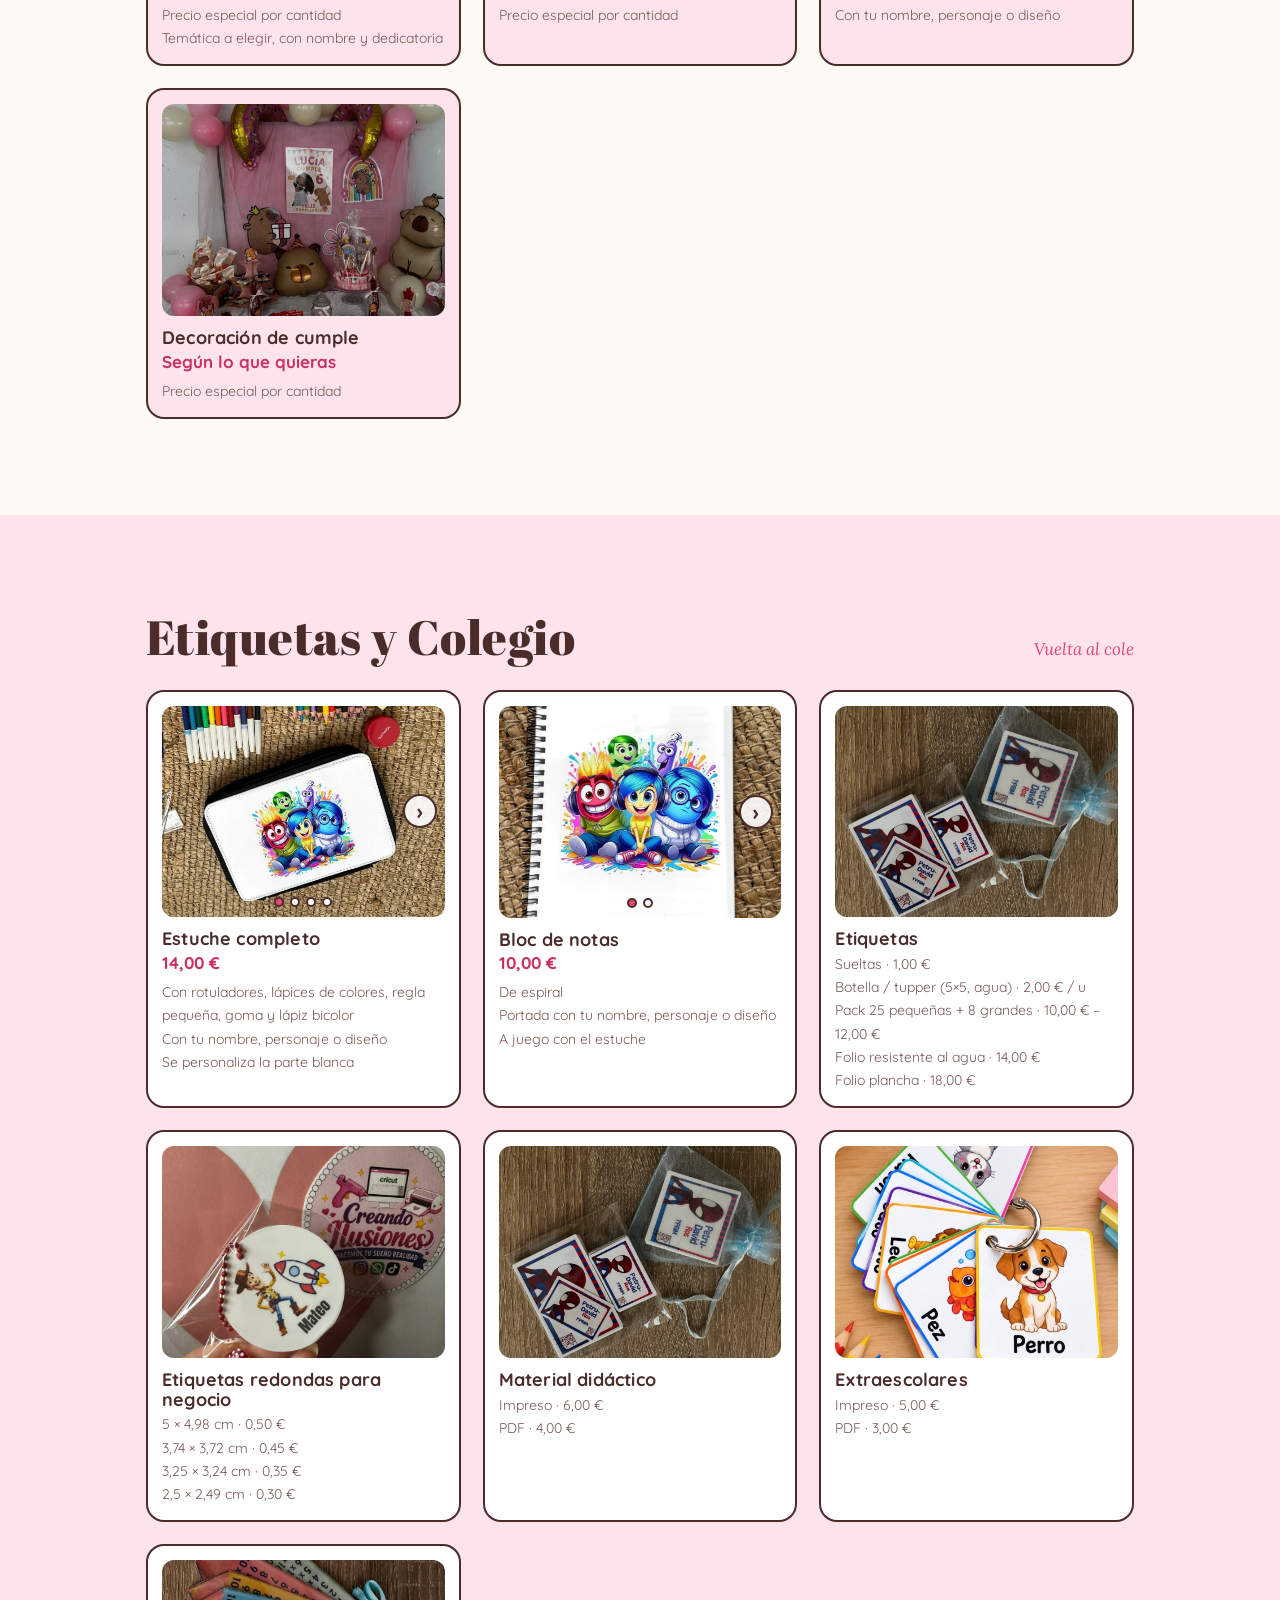
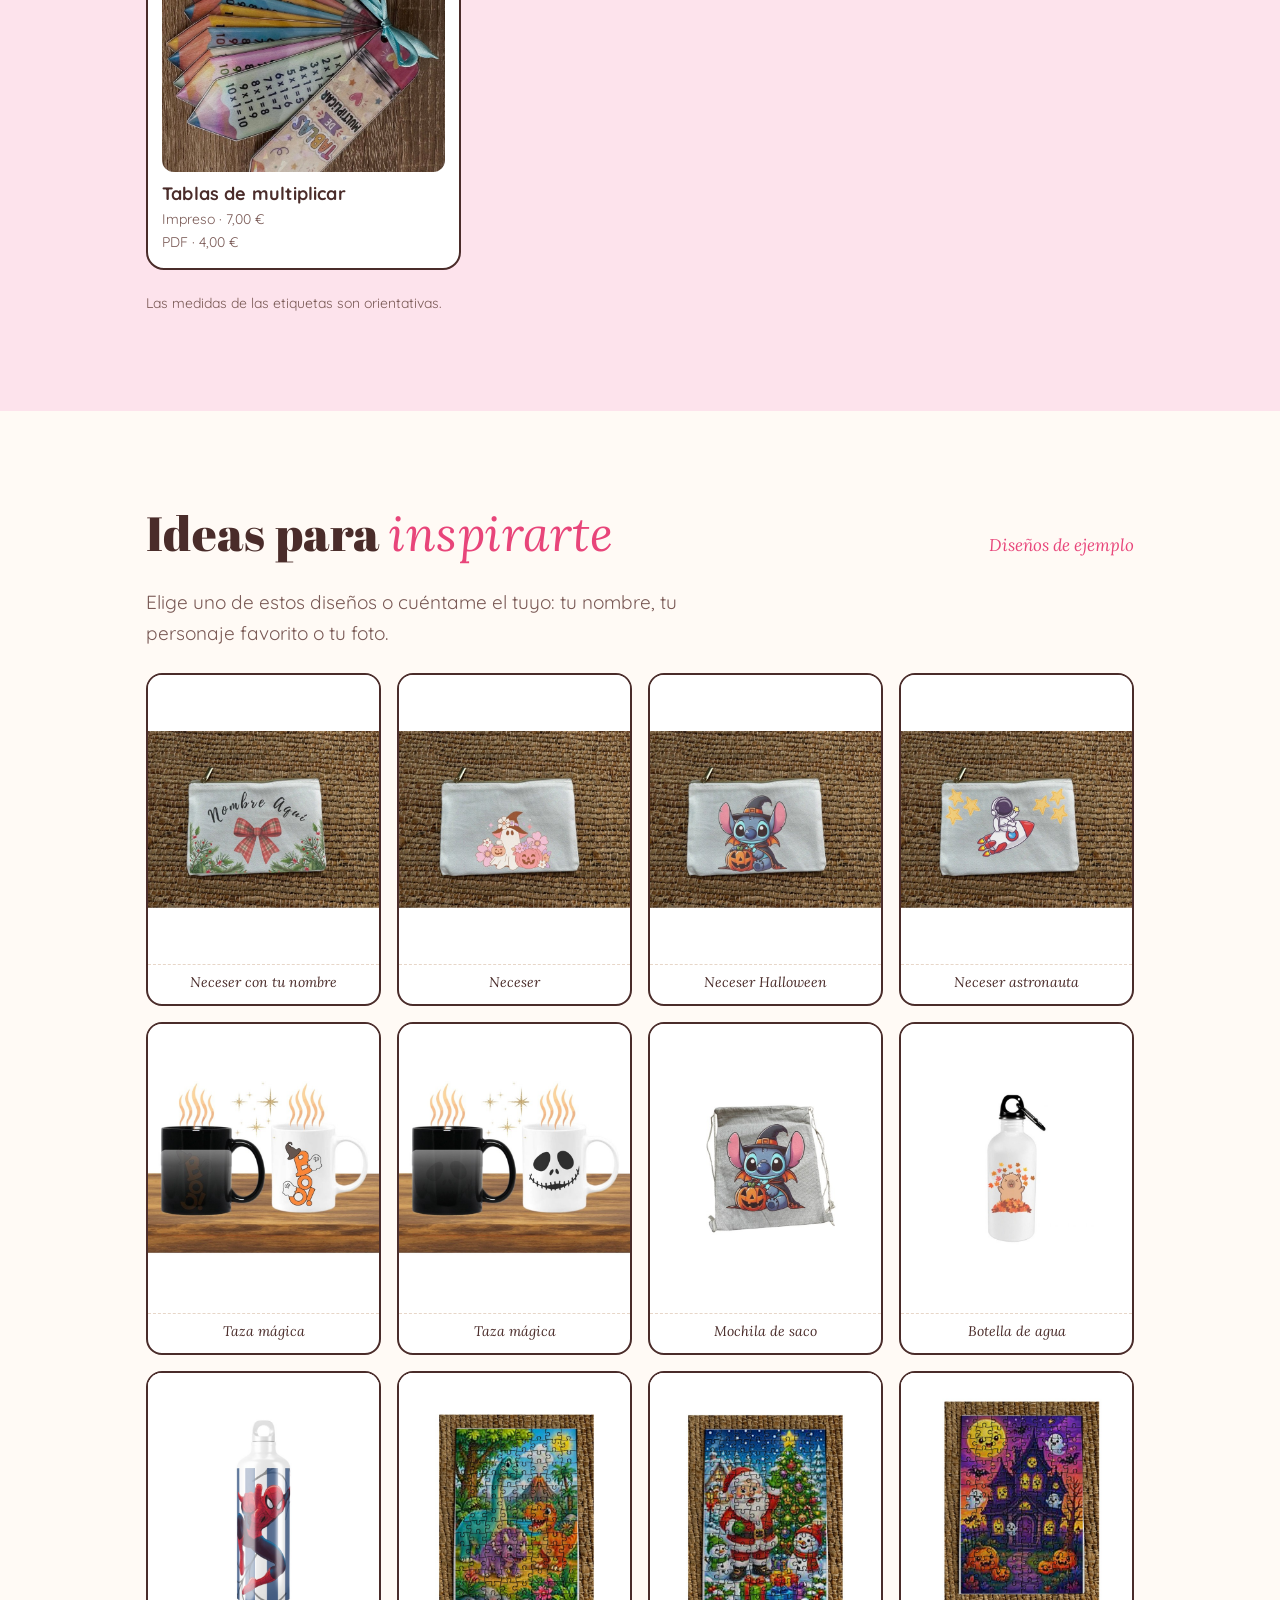
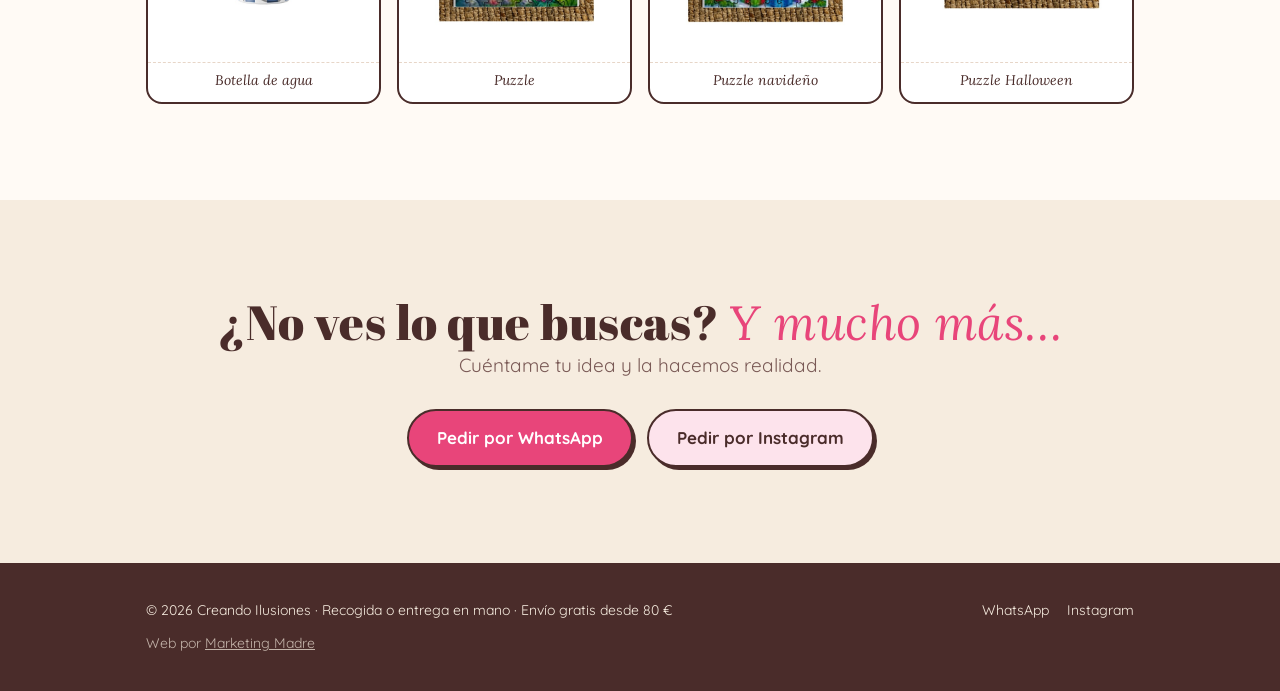
<file: productos.html>
<!doctype html>
<html lang="es">
<head>
  <meta charset="utf-8">
  <meta name="viewport" content="width=device-width, initial-scale=1">
  <title>Productos y precios · Creando Ilusiones</title>
  <meta name="description" content="Bolas de Navidad, tazas, mochilas, camisetas, llaveros, etiquetas y material para el cole, personalizados y hechos a mano.">
  <link rel="preconnect" href="https://fonts.googleapis.com">
  <link rel="preconnect" href="https://fonts.gstatic.com" crossorigin>
  <link href="https://fonts.googleapis.com/css2?family=Abril+Fatface&family=Lora:ital@1&family=Quicksand:wght@500;700&display=swap" rel="stylesheet">
  <link rel="icon" href="fotos/logo.png">
  <link rel="stylesheet" href="styles.css?v=6">
</head>
<body>

<header class="site-header">
  <nav class="wrap nav" aria-label="Principal">
    <a class="logo" href="index.html"><img src="fotos/logo.png" alt="">CREANDO ILUSIONES</a>
    <ul class="nav-links">
      <li><a href="index.html">Inicio</a></li>
      <li><a href="navidad.html">Navidad</a></li>
      <li><a href="productos.html" aria-current="page">Productos</a></li>
      <li><a href="sobre-mi.html">Sobre mí</a></li>
      <li><a href="recogida.html">Recogida</a></li>      <li><a href="contacto.html">Contacto</a></li>
    </ul>
    <button class="menu-btn" type="button" aria-expanded="false">Menú</button>
  </nav>
</header>

<main>
  <section style="padding-bottom:24px">
    <div class="wrap">
      <h1>Productos</h1>
      <p class="lead">Todo se personaliza con tu nombre, tu foto o tu diseño. Los precios son orientativos: cuéntame tu idea y te hago presupuesto.</p>
      <div class="cta-row" style="margin-top:16px"><a class="btn" href="catalogo.html">Ver catálogo con fotos</a></div>
      <nav class="pills" aria-label="Categorías">
        <a class="pill" href="#temporada">Temporada</a>
        <a class="pill" href="navidad.html">Navidad ✨</a>
        <a class="pill" href="#regalos">Regalos Personalizados</a>
        <a class="pill" href="#colegio">Etiquetas y Colegio</a>
        <a class="pill" href="#ideas">Ideas</a>
      </nav>
    </div>
  </section>

  <section id="temporada" class="bg-white">
    <div class="wrap">
      <div class="cat-head"><h2>Temporada</h2><span class="script pink">Navidad</span></div>
      <div class="cards">
        <article class="product"><div class="photo slider" data-slider><div class="slides"><figure class="slide"><img src="fotos/pack3-oso.jpg" alt="Pack de mochila de tela, estuche y libreta con un osito polar navideño" loading="lazy"><figcaption class="slide-label">Idea de diseño</figcaption></figure><figure class="slide"><img src="fotos/pack3-inside-out.jpg" alt="Pack de mochila, estuche y libreta con diseño de Del Revés" loading="lazy"><figcaption class="slide-label">Idea de diseño</figcaption></figure></div><button class="slide-arrow prev" type="button" aria-label="Foto anterior">‹</button><button class="slide-arrow next" type="button" aria-label="Foto siguiente">›</button><div class="dots"></div></div><div><h3>Pack 3 piezas</h3><p class="price">35,00 € · ¡Nuevo!</p><ul><li>Mochila de tela + estuche completo + libreta</li><li>Mismo diseño en todo</li><li>Con su nombre y el personaje que quiera</li><li>Envuelto para regalar</li></ul></div></article>
        <article class="product"><div class="photo slider" data-slider><div class="slides"><figure class="slide"><img src="fotos/pack4-oso.jpg" alt="Pack de mochila de tela, estuche, libreta y botella de acero con un osito polar navideño" loading="lazy"><figcaption class="slide-label">Idea de diseño</figcaption></figure><figure class="slide"><img src="fotos/pack4-inside-out.jpg" alt="Pack de mochila, estuche, libreta y botella con diseño de Del Revés" loading="lazy"><figcaption class="slide-label">Idea de diseño</figcaption></figure></div><button class="slide-arrow prev" type="button" aria-label="Foto anterior">‹</button><button class="slide-arrow next" type="button" aria-label="Foto siguiente">›</button><div class="dots"></div></div><div><h3>Pack 4 piezas con botella</h3><p class="price">50,00 € · ¡Nuevo!</p><ul><li>Mochila de tela + estuche completo + libreta + botella de acero</li><li>Mismo diseño en todo</li><li>Con su nombre y el personaje que quiera</li><li>Envuelto para regalar</li></ul></div></article>
        <article class="product"><div class="photo"><img src="fotos/bola-rellenable-foto.jpg" alt="Bola rellenable con foto" loading="lazy"></div><div><h3>Bolas Rellenables</h3><ul><li>Grande · 6,50 € – 7,50 €</li><li>Pequeña · 5,00 €</li></ul></div></article>
        <article class="product"><div class="photo"><img src="fotos/bola-plana.jpg" alt="Bola plana navideña" loading="lazy"></div><div><h3>Bola Plana 7,62 cm</h3><ul><li>Normal · 6,00 €</li><li>Pequeña · 5,00 € – 5,50 €</li></ul></div></article>
        <article class="product"><div class="photo"><img src="fotos/bola-madera.jpg" alt="Bola plana de madera" loading="lazy"></div><div><h3>Bola Plana Madera 10,2 cm</h3><ul><li>Normal · 6,00 € – 6,50 €</li><li>Pequeña · 5,00 € – 5,50 €</li></ul></div></article>
        <article class="product"><div class="photo"><img src="fotos/bola-sublimable.jpg" alt="Bola sublimable Feliz Navidad" loading="lazy"></div><div><h3>Bola Sublimable</h3><ul><li>Una cara · 8,00 €</li><li>Doble cara · 10,00 €</li></ul></div></article>
        <article class="product"><div class="photo"><img src="fotos/bola-luna.jpg" alt="Adorno huella de perro personalizado con nombre" loading="lazy"></div><div><h3>Huella de Perro / Gato</h3><p class="price">6,00 €</p></div></article>
        <article class="product"><div class="photo"><img src="fotos/bola-rosa-espejo.jpg" alt="Bola rosa espejo" loading="lazy"></div><div><h3>Bola Plana Rosa Espejo</h3><p class="price">6,50 €</p></div></article>
        <article class="product"><div class="photo"><img src="fotos/bola-dorada.jpg" alt="Bola plana dorada con la frase Te quiero amiga" loading="lazy"></div><div><h3>Bola Plana Dorada</h3><p class="price">6,50 €</p><ul><li>Con tu frase o nombre</li></ul></div></article>
        <article class="product"><div class="photo"><img src="fotos/bola-roja-papa.jpg" alt="Bola roja personalizada con el nombre PAPÁ" loading="lazy"></div><div><h3>Bola Roja Redonda Pequeña</h3><p class="price">4,50 € – 5,00 €</p></div></article>
      </div>
    </div>
  </section>

  <section id="regalos" class="bg-white">
    <div class="wrap">
      <div class="cat-head"><h2>Regalos Personalizados</h2><span class="script pink">Para regalar</span></div>
      <div class="cards">
        <article class="product"><div class="photo slider" data-slider><div class="slides"><figure class="slide"><img src="fotos/velas-cupcake.jpg" alt="Dos velas con forma de cupcake de chocolate" loading="lazy"></figure><figure class="slide"><img src="fotos/velas-cupcake-3.jpg" alt="Tres velas cupcake de chocolate y chocolate blanco" loading="lazy"></figure><figure class="slide"><img src="fotos/velas-sabores.jpg" alt="Velas cupcake de vainilla y chocolate, chocolate, caramelo y chocolate, y candy" loading="lazy"><figcaption class="slide-label">Sabores</figcaption></figure><figure class="slide"><img src="fotos/velas-formas.jpg" alt="Velas con forma de pluma, geométrica y flor" loading="lazy"></figure><figure class="slide"><img src="fotos/vela-lila.jpg" alt="Vela lila en espiral en la mano" loading="lazy"></figure></div><button class="slide-arrow prev" type="button" aria-label="Foto anterior">‹</button><button class="slide-arrow next" type="button" aria-label="Foto siguiente">›</button><div class="dots"></div></div><div><h3>Velas</h3><p class="price">Desde 3,00 €</p><ul><li>Velas cupcake: vainilla + chocolate, chocolate, caramelo + chocolate o candy</li><li>Velas con formas y colores</li></ul></div></article>
        <article class="product"><div class="photo slider" data-slider><div class="slides"><figure class="slide"><img src="fotos/vidriera-angeles.jpg" alt="Nueve ángeles de vidriera de colores" loading="lazy"><figcaption class="slide-label">Ángeles</figcaption></figure><figure class="slide"><img src="fotos/vidriera-calabazas.jpg" alt="Adornos de vidriera de calabazas y un fantasma con sombrero de bruja" loading="lazy"><figcaption class="slide-label">Adornos de temporada</figcaption></figure><figure class="slide"><img src="fotos/vidriera-portavelas-pequeno.jpg" alt="Portavelas de vidriera con forma de flor de loto para vela pequeña" loading="lazy"><figcaption class="slide-label">Portavelas pequeño</figcaption></figure><figure class="slide"><img src="fotos/vidriera-portavelas-grande.jpg" alt="Portavelas de vidriera rojos con forma de flor de loto, uno con vela grande" loading="lazy"><figcaption class="slide-label">Portavelas grande</figcaption></figure><figure class="slide"><img src="fotos/vidriera-farolillos-mosaico.jpg" alt="Dos farolillos blancos con mosaico de vidrio de colores" loading="lazy"><figcaption class="slide-label">Farolillo de mosaico</figcaption></figure></div><button class="slide-arrow prev" type="button" aria-label="Foto anterior">‹</button><button class="slide-arrow next" type="button" aria-label="Foto siguiente">›</button><div class="dots"></div></div><div><h3>Vidrieras pequeñas</h3><p class="price">Desde 10,00 € · ¡Nuevo!</p><p class="hecho">Vidriera hecha a mano</p><ul class="lista"><li><span>Portavelas pequeño</span><b>10,00 €</b></li><li><span>Ángeles y adornos de temporada (máx. 10×10 cm)</span><b>desde 15,00 €</b></li><li><span>Portavelas grande</span><b>20,00 € / u</b></li><li><span>Farolillo de mosaico</span><b>30,00 €</b></li></ul></div></article>
        <article class="product"><div class="photo slider" data-slider><div class="slides"><figure class="slide"><img src="fotos/vidriera-lampara-grande.jpg" alt="Lámpara de vidriera estilo Tiffany con un tulipán rojo" loading="lazy"><figcaption class="slide-label">Lámpara grande</figcaption></figure><figure class="slide"><img src="fotos/vidriera-lamparas-medianas.jpg" alt="Dos lámparas de vidriera azules con margaritas, encendidas" loading="lazy"><figcaption class="slide-label">Lámpara mediana</figcaption></figure><figure class="slide"><img src="fotos/vidriera-farol-pajaro.jpg" alt="Farol blanco con una vidriera de un pájaro entre flores" loading="lazy"><figcaption class="slide-label">Farol con pájaro</figcaption></figure><figure class="slide"><img src="fotos/vidriera-decoracion.jpg" alt="Decoraciones de vidriera: un fantasma en una ventana y figuras colgantes" loading="lazy"><figcaption class="slide-label">Decoración</figcaption></figure></div><button class="slide-arrow prev" type="button" aria-label="Foto anterior">‹</button><button class="slide-arrow next" type="button" aria-label="Foto siguiente">›</button><div class="dots"></div></div><div><h3>Vidrieras medianas y grandes</h3><p class="price">Desde 40,00 € · ¡Nuevo!</p><p class="hecho">Vidriera hecha a mano</p><ul class="lista"><li><span>Decoración (máx. 20×20 cm)</span><b>desde 40,00 €</b></li><li><span>Farol con pájaro</span><b>60,00 €</b></li><li><span>Lámpara mediana</span><b>120,00 €</b></li><li><span>Lámpara grande</span><b>180,00 €</b></li></ul></div></article>
        <article class="product"><div class="photo slider" data-slider><div class="slides"><figure class="slide"><img src="fotos/taza.jpg" alt="Taza personalizada" loading="lazy"></figure><figure class="slide"><img src="fotos/taza-grande-comparacion.jpg" alt="Taza grande de 425 ml al lado de una taza normal de 325 ml" loading="lazy"><figcaption class="slide-label">Grande 425 ml vs. normal 325 ml</figcaption></figure></div><button class="slide-arrow prev" type="button" aria-label="Foto anterior">‹</button><button class="slide-arrow next" type="button" aria-label="Foto siguiente">›</button><div class="dots"></div></div><div><h3>Tazas</h3><ul><li>Taza blanca 325 ml · 12,00 €</li><li>Taza grande 425 ml (blanca) · 14,00 €</li><li>Taza mágica · 18,00 €</li></ul></div></article>
        <article class="product"><div class="photo slider" data-slider><div class="slides"><figure class="slide contain"><img src="fotos/taza-negocio.jpg" alt="Taza blanca con interior y asa azul con el logo de un negocio de multiservicios" loading="lazy"></figure><figure class="slide"><img src="fotos/taza-negocio-real.jpg" alt="Taza de negocio con interior azul, foto real" loading="lazy" style="object-position:center 65%"><figcaption class="slide-label">Foto real</figcaption></figure></div><button class="slide-arrow prev" type="button" aria-label="Foto anterior">‹</button><button class="slide-arrow next" type="button" aria-label="Foto siguiente">›</button><div class="dots"></div></div><div><h3>Taza de color</h3><p class="price">13,00 €</p><ul><li>Con tu nombre, logo o diseño</li><li>Interior y asa de color</li></ul></div></article>
        <article class="product"><div class="photo"><img src="fotos/taza-elfo-lucia.jpg" alt="Taza blanca con un elfo navideño y el nombre Lucía" loading="lazy"></div><div><h3>Taza de Navidad</h3><p class="price">14,00 €</p><ul><li>Diseño exclusivo de Navidad</li><li>Con el nombre que quieras</li><li>Taza blanca o roja</li><li>Hasta el 15/11</li></ul></div></article>
        <article class="product"><div class="photo slider" data-slider><div class="slides"><figure class="slide"><img src="fotos/mochila-cerezas.jpg" alt="Mochila de saco personalizada" loading="lazy"></figure><figure class="slide"><img src="fotos/mockups/m-18.jpg" alt="Mochila de saco Iron Man" loading="lazy" style="object-position:top"><figcaption class="slide-label">Idea de diseño</figcaption></figure></div><button class="slide-arrow prev" type="button" aria-label="Foto anterior">‹</button><button class="slide-arrow next" type="button" aria-label="Foto siguiente">›</button><div class="dots"></div></div><div><h3>Mochilas</h3><ul><li>Poliéster tacto cuadros · 12,00 €</li><li>Algodón, más grande · 14,00 €</li></ul></div></article>
        <article class="product"><div class="photo"><img src="fotos/camiseta.jpg" alt="Camiseta personalizada" loading="lazy"></div><div><h3>Camisetas</h3><ul><li>Toddlers · desde 8,00 €</li><li>Niños · desde 10,00 €</li><li>Adultos · desde 14,00 €</li></ul></div></article>
        <article class="product"><div class="photo slider" data-slider><div class="slides"><figure class="slide"><img src="fotos/cuadro-1.jpg" alt="Cuadro ilustrado de una pareja de noche con una catedral al fondo" loading="lazy" style="object-position:center 30%"></figure><figure class="slide"><img src="fotos/cuadro-2.jpg" alt="Cuadro ilustrado de una pareja besándose en un balcón al atardecer" loading="lazy" style="object-position:top"></figure><figure class="slide"><img src="fotos/cuadro-3.jpg" alt="Cuadro ilustrado de una pareja en un barco frente al mar" loading="lazy"></figure><figure class="slide"><img src="fotos/cuadro-4.jpg" alt="Cuadro ilustrado de un matrimonio con un corazón dibujado" loading="lazy"></figure></div><button class="slide-arrow prev" type="button" aria-label="Foto anterior">‹</button><button class="slide-arrow next" type="button" aria-label="Foto siguiente">›</button><div class="dots"></div></div><div><h3>Cuadros</h3><ul><li>Minimalistas · 20,00 € + marco</li><li>Otros estilos · 20,00 € – 30,00 € + marco</li></ul></div></article>
        <article class="product"><div class="photo"><img src="fotos/llavero.jpg" alt="Llavero personalizado" loading="lazy"></div><div><h3>Llaveros</h3><ul><li>Sueltos · 6,00 € / u</li><li>Hasta 20 · 4,00 € / u</li><li>Hasta 50 · 3,00 € / u</li><li>Más de 50 · 2,50 € / u</li></ul></div></article>
        <article class="product"><div class="photo slider" data-slider><div class="slides"><figure class="slide"><img src="fotos/puzzle.jpg" alt="Puzzle personalizado" loading="lazy"></figure><figure class="slide contain"><img src="fotos/mockups/m-22.jpg" alt="Puzzle de dinosaurios" loading="lazy"><figcaption class="slide-label">Idea de diseño</figcaption></figure><figure class="slide contain"><img src="fotos/mockups/m-23.jpg" alt="Puzzle de Navidad" loading="lazy"><figcaption class="slide-label">Idea de diseño</figcaption></figure><figure class="slide contain"><img src="fotos/mockups/m-24.jpg" alt="Puzzle de Halloween" loading="lazy"><figcaption class="slide-label">Idea de diseño</figcaption></figure><figure class="slide contain"><img src="fotos/mockups/m-25.jpg" alt="Puzzle de flamenca y España" loading="lazy"><figcaption class="slide-label">Idea de diseño</figcaption></figure></div><button class="slide-arrow prev" type="button" aria-label="Foto anterior">‹</button><button class="slide-arrow next" type="button" aria-label="Foto siguiente">›</button><div class="dots"></div></div><div><h3>Puzzle</h3><p class="price">12,00 € (desde 8,00 €)</p></div></article>
        <article class="product"><div class="photo slider" data-slider><div class="slides"><figure class="slide"><img src="fotos/ideas/idea-2.jpg" alt="Neceser personalizado" loading="lazy" style="object-position:top"></figure><figure class="slide"><img src="fotos/mockups/m-1.jpg" alt="Neceser fantasma con flores" loading="lazy" style="object-position:top"><figcaption class="slide-label">Idea de diseño</figcaption></figure><figure class="slide"><img src="fotos/mockups/m-3.jpg" alt="Neceser de piruletas" loading="lazy" style="object-position:top"><figcaption class="slide-label">Idea de diseño</figcaption></figure><figure class="slide"><img src="fotos/mockups/m-4.jpg" alt="Neceser otoñal" loading="lazy" style="object-position:top"><figcaption class="slide-label">Idea de diseño</figcaption></figure><figure class="slide"><img src="fotos/mockups/m-5.jpg" alt="Neceser gato Catrina" loading="lazy" style="object-position:top"><figcaption class="slide-label">Idea de diseño</figcaption></figure><figure class="slide"><img src="fotos/mockups/m-6.jpg" alt="Neceser Stitch de Halloween" loading="lazy" style="object-position:top"><figcaption class="slide-label">Idea de diseño</figcaption></figure><figure class="slide"><img src="fotos/mockups/m-8.jpg" alt="Neceser de astronauta" loading="lazy" style="object-position:top"><figcaption class="slide-label">Idea de diseño</figcaption></figure><figure class="slide"><img src="fotos/mockups/m-9.jpg" alt="Neceser navideño con nombre" loading="lazy" style="object-position:top"><figcaption class="slide-label">Idea de diseño</figcaption></figure><figure class="slide"><img src="fotos/mockups/m-10.jpg" alt="Neceser Jack y Sally" loading="lazy" style="object-position:top"><figcaption class="slide-label">Idea de diseño</figcaption></figure></div><button class="slide-arrow prev" type="button" aria-label="Foto anterior">‹</button><button class="slide-arrow next" type="button" aria-label="Foto siguiente">›</button><div class="dots"></div></div><div><h3>Neceser</h3><p class="price">6,00 €</p></div></article>
        <article class="product"><div class="photo"><img src="fotos/azulejo.jpg" alt="Azulejo personalizado con frase" loading="lazy"></div><div><h3>Azulejo</h3><p class="price">15,00 €</p><ul><li>Con tu foto, nombre o frase</li></ul></div></article>
        <article class="product"><div class="photo slider" data-slider><div class="slides"><figure class="slide"><img src="fotos/vasos.jpg" alt="Copas personalizadas con vinilo" loading="lazy"></figure><figure class="slide"><img src="fotos/copas-boda.jpg" alt="Copas de champán Por todo lo que somos y todo lo que nos queda por brindar, entre rosas blancas" loading="lazy" style="object-position:center 30%"></figure><figure class="slide contain"><img src="fotos/copas-blanco.jpg" alt="Copas de champán cruzadas con frase y anillos dorados" loading="lazy"></figure><figure class="slide"><img src="fotos/copas-mano.jpg" alt="Copas de champán personalizadas sujetas en la mano" loading="lazy" style="object-position:center 40%"><figcaption class="slide-label">Foto real</figcaption></figure></div><button class="slide-arrow prev" type="button" aria-label="Foto anterior">‹</button><button class="slide-arrow next" type="button" aria-label="Foto siguiente">›</button><div class="dots"></div></div><div><h3>Vasos y copas personalizados</h3><p class="price">Desde 7,50 €</p><ul><li>1 copa de champán · 7,50 €</li><li>Pareja de copas de champán (x2) · 12,00 €</li><li>Otros vasos y copas: precio según diseño</li></ul></div></article>
        <article class="product"><div class="photo slider" data-slider><div class="slides"><figure class="slide"><img src="fotos/cartera-blanca.jpg" alt="Cartera personalizada con la inicial J y una corona de hojas" loading="lazy"></figure><figure class="slide"><img src="fotos/cartera-sin-diseno.jpg" alt="Cartera negra sin personalizar, con la parte delantera blanca" loading="lazy"><figcaption class="slide-label">Sin personalizar</figcaption></figure><figure class="slide"><img src="fotos/cartera-interior.jpg" alt="Interior de la cartera con tarjeteros y ventana para el DNI" loading="lazy"><figcaption class="slide-label">Por dentro</figcaption></figure></div><button class="slide-arrow prev" type="button" aria-label="Foto anterior">‹</button><button class="slide-arrow next" type="button" aria-label="Foto siguiente">›</button><div class="dots"></div></div><div><h3>Cartera personalizada</h3><p class="price">15,00 €</p><ul><li>Negra con la parte delantera blanca</li><li>Se personaliza solo la parte blanca</li><li>Con tu inicial, nombre, foto o diseño</li><li>Tarjeteros y ventana para el DNI</li></ul></div></article>
        <article class="product"><div class="photo"><img src="fotos/cesta-dragon-ball.jpg" alt="Cesta de cumpleaños de Dragon Ball" loading="lazy"></div><div><h3>Cestas de cumpleaños</h3><p class="price">Precio según contenido</p><ul><li>Precio especial por cantidad</li><li>Temática a elegir, con nombre y dedicatoria</li></ul></div></article>
        <article class="product"><div class="photo"><img src="fotos/baby-shower.jpg" alt="Detalles para baby shower" loading="lazy"></div><div><h3>Cestas para baby shower</h3><p class="price">Precio según contenido</p><ul><li>Precio especial por cantidad</li></ul></div></article>
        <article class="product"><div class="photo slider" data-slider><div class="slides"><figure class="slide contain"><img src="fotos/mockups/m-29.jpg" alt="Botella de agua de Spider-Man" loading="lazy"></figure><figure class="slide contain"><img src="fotos/ideas/idea-28.jpg" alt="Botella de agua personalizada" loading="lazy"></figure><figure class="slide"><img src="fotos/mockups/m-19.jpg" alt="Botella otoñal" loading="lazy" style="object-position:top"><figcaption class="slide-label">Idea de diseño</figcaption></figure><figure class="slide contain"><img src="fotos/mockups/m-26.jpg" alt="Botella Boo" loading="lazy"><figcaption class="slide-label">Idea de diseño</figcaption></figure><figure class="slide contain"><img src="fotos/mockups/m-27.jpg" alt="Botella Jack y Sally" loading="lazy"><figcaption class="slide-label">Idea de diseño</figcaption></figure><figure class="slide contain"><img src="fotos/mockups/m-31.jpg" alt="Botella con nombre y mariposas" loading="lazy"><figcaption class="slide-label">Idea de diseño</figcaption></figure></div><button class="slide-arrow prev" type="button" aria-label="Foto anterior">‹</button><button class="slide-arrow next" type="button" aria-label="Foto siguiente">›</button><div class="dots"></div></div><div><h3>Botellas de agua</h3><p class="price">17,00 €</p><ul><li>Con tu nombre, personaje o diseño</li></ul></div></article>
        <article class="product"><div class="photo"><img src="fotos/decoracion-cumple.jpg" alt="Decoración de cumpleaños" loading="lazy"></div><div><h3>Decoración de cumple</h3><p class="price">Según lo que quieras</p><ul><li>Precio especial por cantidad</li></ul></div></article>
      </div>
    </div>
  </section>

  <section id="colegio" class="bg-blush">
    <div class="wrap">
      <div class="cat-head"><h2>Etiquetas y Colegio</h2><span class="script pink">Vuelta al cole</span></div>
      <div class="cards">
        <article class="product" style="background:#fff"><div class="photo slider" data-slider><div class="slides"><figure class="slide"><img src="fotos/estuche-inside-out.jpg" alt="Estuche con diseño de Del Revés junto a rotuladores, lápices de colores y regla" loading="lazy"></figure><figure class="slide"><img src="fotos/estuche-combo.jpg" alt="Estuche con diseño de Del Revés y todo el material que incluye" loading="lazy"><figcaption class="slide-label">Todo incluido</figcaption></figure><figure class="slide"><img src="fotos/estuche-interior.jpg" alt="Estuche abierto con reglas, transportador y rotuladores de colores" loading="lazy"><figcaption class="slide-label">Por dentro</figcaption></figure><figure class="slide"><img src="fotos/estuche-sin-diseno.jpg" alt="Estuche negro sin personalizar, con la parte delantera blanca, y todo el material" loading="lazy"><figcaption class="slide-label">Sin personalizar</figcaption></figure></div><button class="slide-arrow prev" type="button" aria-label="Foto anterior">‹</button><button class="slide-arrow next" type="button" aria-label="Foto siguiente">›</button><div class="dots"></div></div><div><h3>Estuche completo</h3><p class="price">14,00 €</p><ul><li>Con rotuladores, lápices de colores, regla pequeña, goma y lápiz bicolor</li><li>Con tu nombre, personaje o diseño</li><li>Se personaliza la parte blanca</li></ul></div></article>
        <article class="product" style="background:#fff"><div class="photo slider" data-slider><div class="slides"><figure class="slide"><img src="fotos/bloc-inside-out.jpg" alt="Bloc de notas de espiral con diseño de Del Revés en la portada" loading="lazy"></figure><figure class="slide"><img src="fotos/bloc-sin-diseno.jpg" alt="Bloc de notas de espiral con la portada blanca sin personalizar" loading="lazy"><figcaption class="slide-label">Sin personalizar</figcaption></figure></div><button class="slide-arrow prev" type="button" aria-label="Foto anterior">‹</button><button class="slide-arrow next" type="button" aria-label="Foto siguiente">›</button><div class="dots"></div></div><div><h3>Bloc de notas</h3><p class="price">10,00 €</p><ul><li>De espiral</li><li>Portada con tu nombre, personaje o diseño</li><li>A juego con el estuche</li></ul></div></article>
        <article class="product" style="background:#fff"><div class="photo"><img src="fotos/etiquetas.jpg" alt="Etiquetas para el cole" loading="lazy"></div><div><h3>Etiquetas</h3><ul><li>Sueltas · 1,00 €</li><li>Botella / tupper (5×5, agua) · 2,00 € / u</li><li>Pack 25 pequeñas + 8 grandes · 10,00 € – 12,00 €</li><li>Folio resistente al agua · 14,00 €</li><li>Folio plancha · 18,00 €</li></ul></div></article>
        <article class="product" style="background:#fff"><div class="photo"><img src="fotos/etiquetas-negocio.jpg" alt="Etiquetas redondas" loading="lazy"></div><div><h3>Etiquetas redondas para negocio</h3><ul><li>5 × 4,98 cm · 0,50 €</li><li>3,74 × 3,72 cm · 0,45 €</li><li>3,25 × 3,24 cm · 0,35 €</li><li>2,5 × 2,49 cm · 0,30 €</li></ul></div></article>
        <article class="product" style="background:#fff"><div class="photo"><img src="fotos/material-didactico-nombres.jpg" alt="Etiquetas con nombre para material escolar" loading="lazy"></div><div><h3>Material didáctico</h3><ul><li>Impreso · 6,00 €</li><li>PDF · 4,00 €</li></ul></div></article>
        <article class="product" style="background:#fff"><div class="photo"><img src="fotos/material-didactico.jpg" alt="Tarjetas educativas para extraescolares" loading="lazy"></div><div><h3>Extraescolares</h3><ul><li>Impreso · 5,00 €</li><li>PDF · 3,00 €</li></ul></div></article>
        <article class="product" style="background:#fff"><div class="photo"><img src="fotos/tablas-multiplicar.jpg" alt="Tablas de multiplicar en forma de lápices" loading="lazy"></div><div><h3>Tablas de multiplicar</h3><ul><li>Impreso · 7,00 €</li><li>PDF · 4,00 €</li></ul></div></article>
      </div>
      <p class="note">Las medidas de las etiquetas son orientativas.</p>
    </div>
  </section>

  <section id="ideas" class="bg-white">
    <div class="wrap">
      <div class="cat-head"><h2>Ideas para <span class="script pink">inspirarte</span></h2><span class="script pink">Diseños de ejemplo</span></div>
      <p class="lead" style="margin-bottom:24px">Elige uno de estos diseños o cuéntame el tuyo: tu nombre, tu personaje favorito o tu foto.</p>
      <div class="ideas">
        <figure><img src="fotos/ideas/idea-9.jpg" alt="Neceser con nombre y lazo" loading="lazy"><figcaption>Neceser con tu nombre</figcaption></figure>
        <figure><img src="fotos/ideas/idea-1.jpg" alt="Neceser con fantasma y flores" loading="lazy"><figcaption>Neceser</figcaption></figure>
        <figure><img src="fotos/ideas/idea-6.jpg" alt="Neceser con Stitch de Halloween" loading="lazy"><figcaption>Neceser Halloween</figcaption></figure>
        <figure><img src="fotos/ideas/idea-8.jpg" alt="Neceser de astronauta" loading="lazy"><figcaption>Neceser astronauta</figcaption></figure>
        <figure><img src="fotos/ideas/idea-15.jpg" alt="Taza mágica Boo" loading="lazy"><figcaption>Taza mágica</figcaption></figure>
        <figure><img src="fotos/ideas/idea-16.jpg" alt="Taza mágica Jack" loading="lazy"><figcaption>Taza mágica</figcaption></figure>
        <figure><img src="fotos/ideas/idea-21.jpg" alt="Mochila de saco con Stitch" loading="lazy"><figcaption>Mochila de saco</figcaption></figure>
        <figure><img src="fotos/ideas/idea-19.jpg" alt="Botella con diseño otoñal" loading="lazy"><figcaption>Botella de agua</figcaption></figure>
        <figure><img src="fotos/ideas/idea-29.jpg" alt="Botella de Spider-Man" loading="lazy"><figcaption>Botella de agua</figcaption></figure>
        <figure><img src="fotos/ideas/idea-22.jpg" alt="Puzzle de dinosaurios" loading="lazy"><figcaption>Puzzle</figcaption></figure>
        <figure><img src="fotos/ideas/idea-23.jpg" alt="Puzzle de Navidad" loading="lazy"><figcaption>Puzzle navideño</figcaption></figure>
        <figure><img src="fotos/ideas/idea-24.jpg" alt="Puzzle de Halloween" loading="lazy"><figcaption>Puzzle Halloween</figcaption></figure>
      </div>
    </div>
  </section>

  <section class="center">
    <div class="wrap">
      <h2>¿No ves lo que buscas? <span class="script pink">Y mucho más…</span></h2>
      <p class="lead">Cuéntame tu idea y la hacemos realidad.</p>
      <div class="cta-row">
        <a class="btn" data-whatsapp href="#">Pedir por WhatsApp</a>
        <a class="btn alt" data-instagram href="#">Pedir por Instagram</a>
      </div>
    </div>
  </section>
</main>

<footer class="site-footer">
  <div class="wrap footer-grid">
    <span>© <span data-year></span> Creando Ilusiones · <span data-zona></span></span>
    <span><a data-whatsapp href="#">WhatsApp</a><a data-instagram href="#">Instagram</a><a data-email href="#">Email</a></span>
  </div>
  <div class="wrap credit" style="margin-top:10px">Web por <a href="https://marketingmadre.github.io" style="margin:0">Marketing Madre</a></div>
</footer>

<script src="main.js?v=3"></script>
</body>
</html>
</file>
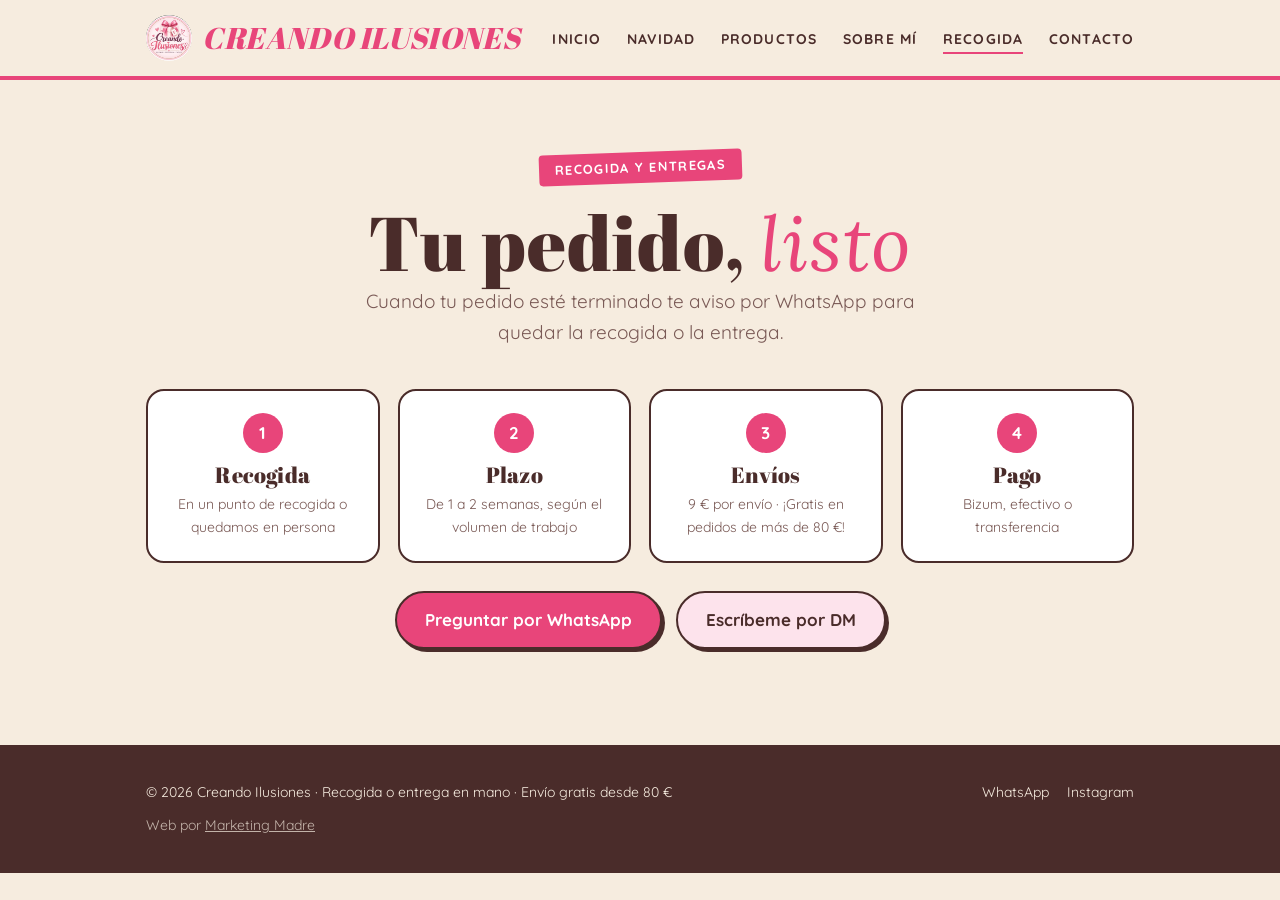
<file: recogida.html>
<!doctype html>
<html lang="es">
<head>
  <meta charset="utf-8">
  <meta name="viewport" content="width=device-width, initial-scale=1">
  <title>Recogida y entregas · Creando Ilusiones</title>
  <meta name="description" content="Cómo recoger tu pedido de Creando Ilusiones.">
  <link rel="preconnect" href="https://fonts.googleapis.com">
  <link rel="preconnect" href="https://fonts.gstatic.com" crossorigin>
  <link href="https://fonts.googleapis.com/css2?family=Abril+Fatface&family=Lora:ital@1&family=Quicksand:wght@500;700&display=swap" rel="stylesheet">
  <link rel="icon" href="fotos/logo.png">
  <link rel="stylesheet" href="styles.css?v=6">
</head>
<body>

<header class="site-header">
  <nav class="wrap nav" aria-label="Principal">
    <a class="logo" href="index.html"><img src="fotos/logo.png" alt="">CREANDO ILUSIONES</a>
    <ul class="nav-links">
      <li><a href="index.html">Inicio</a></li>
      <li><a href="navidad.html">Navidad</a></li>
      <li><a href="productos.html">Productos</a></li>
      <li><a href="sobre-mi.html">Sobre mí</a></li>
      <li><a href="recogida.html" aria-current="page">Recogida</a></li>
      <li><a href="contacto.html">Contacto</a></li>
    </ul>
    <button class="menu-btn" type="button" aria-expanded="false">Menú</button>
  </nav>
</header>

<main>
  <section class="hero center">
    <div class="wrap">
      <span class="tag">Recogida y entregas</span>
      <h1>Tu pedido, <span class="script pink">listo</span></h1>
      <p class="lead">Cuando tu pedido esté terminado te aviso por WhatsApp para quedar la recogida o la entrega.</p>

      <div class="steps" style="margin-top:40px">
        <div class="step"><h3>Recogida</h3><p class="note" style="margin-top:6px">En un punto de recogida o quedamos en persona</p></div>
        <div class="step"><h3>Plazo</h3><p class="note" style="margin-top:6px">De 1 a 2 semanas, según el volumen de trabajo</p></div>
        <div class="step"><h3>Envíos</h3><p class="note" style="margin-top:6px">9 € por envío · ¡Gratis en pedidos de más de 80 €!</p></div>
        <div class="step"><h3>Pago</h3><p class="note" style="margin-top:6px">Bizum, efectivo o transferencia</p></div>
      </div>

      <div class="cta-row">
        <a class="btn" data-whatsapp href="#">Preguntar por WhatsApp</a>
        <a class="btn alt" data-instagram href="#">Escríbeme por DM</a>
      </div>
    </div>
  </section>
</main>

<footer class="site-footer">
  <div class="wrap footer-grid">
    <span>© <span data-year></span> Creando Ilusiones · <span data-zona></span></span>
    <span><a data-whatsapp href="#">WhatsApp</a><a data-instagram href="#">Instagram</a><a data-email href="#">Email</a></span>
  </div>
  <div class="wrap credit" style="margin-top:10px">Web por <a href="https://marketingmadre.github.io" style="margin:0">Marketing Madre</a></div>
</footer>

<script src="main.js?v=3"></script>
</body>
</html>
</file>
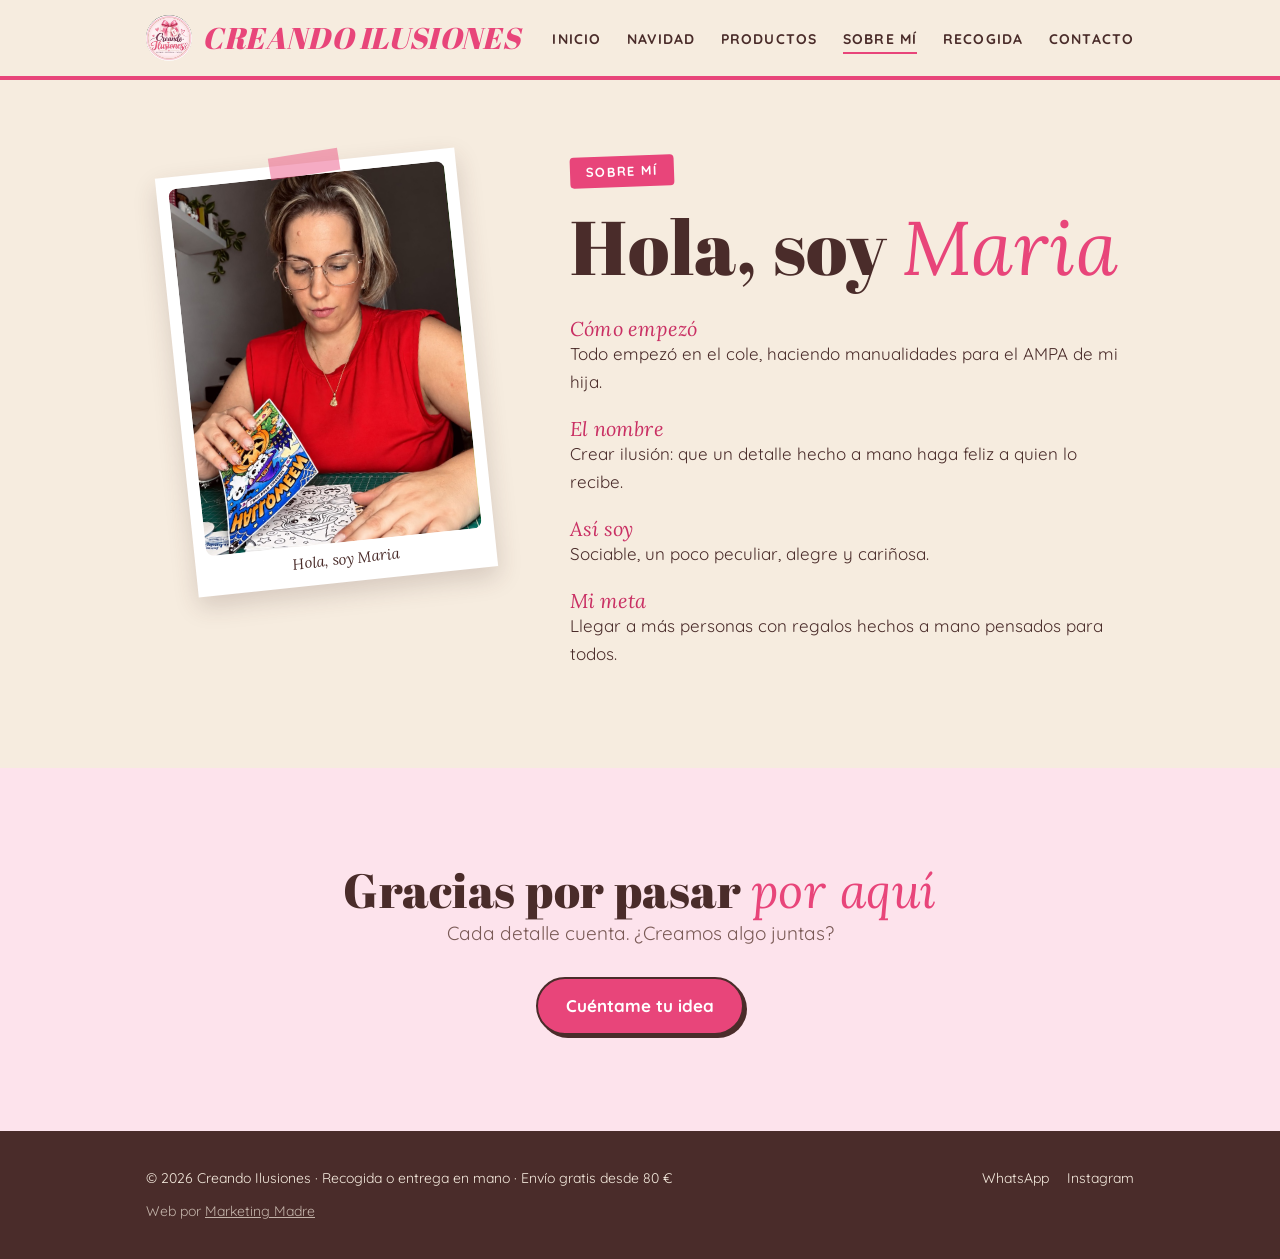
<file: sobre-mi.html>
<!doctype html>
<html lang="es">
<head>
  <meta charset="utf-8">
  <meta name="viewport" content="width=device-width, initial-scale=1">
  <title>Sobre mí · Creando Ilusiones</title>
  <meta name="description" content="Hola, soy Maria. Así empezó Creando Ilusiones.">
  <link rel="preconnect" href="https://fonts.googleapis.com">
  <link rel="preconnect" href="https://fonts.gstatic.com" crossorigin>
  <link href="https://fonts.googleapis.com/css2?family=Abril+Fatface&family=Lora:ital@1&family=Quicksand:wght@500;700&display=swap" rel="stylesheet">
  <link rel="icon" href="fotos/logo.png">
  <link rel="stylesheet" href="styles.css?v=6">
</head>
<body>

<header class="site-header">
  <nav class="wrap nav" aria-label="Principal">
    <a class="logo" href="index.html"><img src="fotos/logo.png" alt="">CREANDO ILUSIONES</a>
    <ul class="nav-links">
      <li><a href="index.html">Inicio</a></li>
      <li><a href="navidad.html">Navidad</a></li>
      <li><a href="productos.html">Productos</a></li>
      <li><a href="sobre-mi.html" aria-current="page">Sobre mí</a></li>
      <li><a href="recogida.html">Recogida</a></li>      <li><a href="contacto.html">Contacto</a></li>
    </ul>
    <button class="menu-btn" type="button" aria-expanded="false">Menú</button>
  </nav>
</header>

<main>
  <section class="hero">
    <div class="wrap about-grid">
      <div class="polaroids" aria-hidden="true" style="min-height:520px">
        <!-- Foto de Maria: cambia .photo por <img src="fotos/maria.jpg" alt="Maria"> -->
        <figure class="polaroid" style="width:80%;left:8%"><div class="photo" style="aspect-ratio:3/4"><img src="fotos/maria.jpg" alt="Maria, de Creando Ilusiones"></div><figcaption>Hola, soy Maria</figcaption></figure>
      </div>
      <div>
        <span class="tag">Sobre mí</span>
        <h1>Hola, soy <span class="script pink">Maria</span></h1>
        <div class="facts">
          <div><h3>Cómo empezó</h3><p>Todo empezó en el cole, haciendo manualidades para el AMPA de mi hija.</p></div>
          <div><h3>El nombre</h3><p>Crear ilusión: que un detalle hecho a mano haga feliz a quien lo recibe.</p></div>
          <div><h3>Así soy</h3><p>Sociable, un poco peculiar, alegre y cariñosa.</p></div>
          <div><h3>Mi meta</h3><p>Llegar a más personas con regalos hechos a mano pensados para todos.</p></div>
        </div>
      </div>
    </div>
  </section>

  <section class="bg-blush center">
    <div class="wrap">
      <h2>Gracias por pasar <span class="script pink">por aquí</span></h2>
      <p class="lead">Cada detalle cuenta. ¿Creamos algo juntas?</p>
      <div class="cta-row"><a class="btn" href="contacto.html">Cuéntame tu idea</a></div>
    </div>
  </section>
</main>

<footer class="site-footer">
  <div class="wrap footer-grid">
    <span>© <span data-year></span> Creando Ilusiones · <span data-zona></span></span>
    <span><a data-whatsapp href="#">WhatsApp</a><a data-instagram href="#">Instagram</a><a data-email href="#">Email</a></span>
  </div>
  <div class="wrap credit" style="margin-top:10px">Web por <a href="https://marketingmadre.github.io" style="margin:0">Marketing Madre</a></div>
</footer>

<script src="main.js?v=3"></script>
</body>
</html>
</file>
<file: styles.css>
:root {
  --pink: #e8457a;
  --pink-dark: #c92f63;
  --blush: #fde3ec;
  --cream: #f6ecdf;
  --brown: #4a2c2a;
  --muted: #7a5a56;
  --sky: #cfe8f7;
  --display: "Abril Fatface", Georgia, serif;
  --serif: "Lora", Georgia, serif;
  --sans: "Quicksand", system-ui, sans-serif;
  --gutter: clamp(18px, 5vw, 56px);
}

* { box-sizing: border-box; margin: 0; padding: 0; }
html { scroll-behavior: smooth; }
body {
  background: var(--cream);
  color: var(--brown);
  font-family: var(--sans);
  font-size: 17px;
  line-height: 1.65;
}
a { color: inherit; }
img { max-width: 100%; display: block; }
.wrap { max-width: 1100px; margin: 0 auto; padding: 0 var(--gutter); }

h1, h2, h3 { font-family: var(--display); font-weight: 400; line-height: 1.1; letter-spacing: 0.01em; }
h1 { font-size: clamp(42px, 7vw, 76px); }
h2 { font-size: clamp(32px, 4.5vw, 48px); }
h3 { font-size: 22px; }
.script { font-family: var(--serif); font-style: italic; }
.pink { color: var(--pink); }
.lead { color: var(--muted); font-size: 19px; max-width: 54ch; }
.center { text-align: center; }
.center .lead { margin-left: auto; margin-right: auto; }

/* ---------- header ---------- */
.site-header { background: var(--cream); border-bottom: 4px solid var(--pink); position: sticky; top: 0; z-index: 20; }
.nav { display: flex; align-items: center; justify-content: space-between; height: 76px; gap: 16px; }
.logo { font-family: var(--display); font-size: clamp(22px, 3vw, 30px); color: var(--pink); text-decoration: none; font-style: italic; letter-spacing: 0.02em; white-space: nowrap; }
.nav-links { display: flex; gap: 26px; list-style: none; }
.nav-links a { text-decoration: none; font-weight: 700; font-size: 14px; letter-spacing: 0.08em; text-transform: uppercase; padding: 4px 0; border-bottom: 2px solid transparent; }
.nav-links a:hover, .nav-links a[aria-current="page"] { border-bottom-color: var(--pink); }
.nav-links a { white-space: nowrap; }
@media (max-width: 1040px) { .nav-links { gap: 16px; } .nav-links a { font-size: 13px; letter-spacing: 0.05em; } }
.menu-btn { display: none; background: var(--blush); border: 2px solid var(--brown); border-radius: 999px; padding: 6px 14px; font: 700 13px var(--sans); color: var(--brown); cursor: pointer; }
@media (max-width: 860px) {
  .menu-btn { display: block; }
  .nav-links { display: none; position: absolute; top: 80px; left: 0; right: 0; flex-direction: column; gap: 0; background: var(--cream); border-bottom: 4px solid var(--pink); padding: 6px var(--gutter) 16px; }
  .nav-links.open { display: flex; }
  .nav-links a { display: block; padding: 12px 0; }
}

/* ---------- pills / buttons ---------- */
.pills { display: flex; flex-wrap: wrap; gap: 12px; padding: 16px 0; }
.pill { background: var(--blush); border: 2px solid var(--brown); border-radius: 999px; padding: 6px 22px; text-decoration: none; font-size: 15px; }
.pill:hover { background: #fff; }

.btn { display: inline-block; background: var(--pink); color: #fff; text-decoration: none; font-weight: 700; padding: 13px 28px; border-radius: 999px; border: 2px solid var(--brown); box-shadow: 3px 3px 0 var(--brown); transition: transform 0.15s, box-shadow 0.15s; }
.btn:hover { transform: translate(2px, 2px); box-shadow: 1px 1px 0 var(--brown); }
.btn.alt { background: var(--blush); color: var(--brown); }
.cta-row { display: flex; flex-wrap: wrap; gap: 14px; margin-top: 28px; }
.center .cta-row { justify-content: center; }

/* ---------- sections ---------- */
section { padding: clamp(56px, 8vw, 96px) 0; }
.bg-blush { background: var(--blush); }
.bg-white { background: #fffaf5; }

.hero { padding-top: clamp(40px, 6vw, 72px); }
.hero-grid { display: grid; grid-template-columns: 1.1fr 0.9fr; gap: 40px; align-items: center; }
@media (max-width: 820px) { .hero-grid { grid-template-columns: 1fr; } }

/* ribbon tag */
.tag { display: inline-block; background: var(--pink); color: #fff; font-weight: 700; font-size: 13px; letter-spacing: 0.1em; text-transform: uppercase; padding: 5px 16px; border-radius: 4px; transform: rotate(-2deg); margin-bottom: 18px; }

/* polaroids */
.polaroids { position: relative; min-height: 440px; }
.polaroid { position: absolute; background: #fff; padding: 12px 12px 40px; box-shadow: 0 10px 24px rgba(74, 44, 42, 0.18); width: 50%; }
.polaroid .photo { aspect-ratio: 1; }
.polaroid figcaption { position: absolute; bottom: 10px; left: 0; right: 0; text-align: center; font-family: var(--serif); font-style: italic; font-size: 15px; }
.polaroid:nth-child(1) { left: 0; top: 10px; transform: rotate(-6deg); }
.polaroid:nth-child(2) { right: 0; top: 130px; transform: rotate(5deg); }
.polaroid::before { content: ""; position: absolute; top: -10px; left: 50%; width: 70px; height: 22px; background: rgba(232, 69, 122, 0.45); transform: translateX(-50%) rotate(-3deg); }

/* photo placeholder (swap for a real <img>) */
.photo { background: linear-gradient(180deg, var(--sky) 0 60%, #a9d18e 60% 100%); border-radius: 8px; overflow: hidden; }
.photo img { width: 100%; height: 100%; object-fit: cover; }

/* ---------- categories ---------- */
.cards { display: grid; grid-template-columns: repeat(3, minmax(0, 1fr)); gap: 22px; }
@media (max-width: 900px) { .cards { grid-template-columns: repeat(2, minmax(0, 1fr)); } }
@media (max-width: 560px) { .cards { grid-template-columns: 1fr; } }

.cat { background: var(--cream); border: 2px solid var(--brown); border-radius: 22px; padding: 34px 24px; text-align: center; text-decoration: none; box-shadow: 4px 4px 0 var(--pink); transition: transform 0.15s; }
.cat:hover { transform: translateY(-3px); }
.cat h3 { font-size: 26px; text-decoration: underline; text-decoration-color: var(--pink); text-underline-offset: 6px; }
.cat p { color: var(--muted); margin-top: 8px; font-size: 15px; }

.product { background: var(--blush); border: 2px solid var(--brown); border-radius: 18px; padding: 14px; display: grid; grid-template-columns: 84px 1fr; gap: 14px; align-items: center; }
.product .photo { width: 84px; height: 84px; }
.product h3 { font-family: var(--sans); font-weight: 700; font-size: 18px; }
.product .price { font-weight: 700; color: var(--pink-dark); }
.product ul { list-style: none; font-size: 14px; color: var(--muted); margin-top: 4px; }
.product .hecho { font-size: 14px; color: var(--muted); margin-top: 2px; }
.product ul.lista { color: var(--brown); }
.product .lista li { display: flex; justify-content: space-between; gap: 10px; padding: 5px 0; border-bottom: 1px dashed #f3b9cc; }
.product .lista li:last-child { border-bottom: 0; }
.product .lista b { white-space: nowrap; color: var(--pink-dark); }

.cat-head { display: flex; align-items: baseline; justify-content: space-between; flex-wrap: wrap; gap: 10px; margin-bottom: 26px; }
.note { font-size: 14px; color: var(--muted); margin-top: 22px; }

/* steps */
.steps { display: grid; grid-template-columns: repeat(4, minmax(0, 1fr)); gap: 18px; counter-reset: s; }
@media (max-width: 820px) { .steps { grid-template-columns: repeat(2, minmax(0, 1fr)); } }
.step { background: #fff; border: 2px solid var(--brown); border-radius: 18px; padding: 22px 18px; text-align: center; }
.step::before { counter-increment: s; content: counter(s); display: grid; place-items: center; width: 40px; height: 40px; margin: 0 auto 10px; border-radius: 50%; background: var(--pink); color: #fff; font-weight: 700; }

/* about */
.about-grid { display: grid; grid-template-columns: 0.8fr 1.2fr; gap: 48px; align-items: center; }
@media (max-width: 820px) { .about-grid { grid-template-columns: 1fr; } }
.facts { display: grid; gap: 22px; margin-top: 28px; }
.facts h3 { font-family: var(--serif); font-style: italic; color: var(--pink-dark); font-size: 20px; }

/* contact */
.contact-cards { display: grid; grid-template-columns: repeat(3, minmax(0, 1fr)); gap: 20px; margin-top: 36px; }
@media (max-width: 820px) { .contact-cards { grid-template-columns: 1fr; } }
.contact-card { background: #fff; border: 2px solid var(--brown); border-radius: 18px; padding: 28px 20px; text-align: center; text-decoration: none; box-shadow: 4px 4px 0 var(--pink); }
.contact-card span { display: block; font-size: 13px; font-weight: 700; letter-spacing: 0.12em; text-transform: uppercase; color: var(--pink-dark); margin-bottom: 6px; }
.contact-card strong { font-size: 19px; word-break: break-word; }

/* footer */
.site-footer { background: var(--brown); color: var(--cream); padding: 36px 0; font-size: 14px; }
.footer-grid { display: flex; flex-wrap: wrap; justify-content: space-between; gap: 16px; }
.footer-grid a { margin-left: 18px; text-decoration: none; }
.footer-grid a:hover { color: var(--blush); }
.credit { opacity: 0.7; }

/* logo + contact tweaks */
.logo { display: inline-flex; align-items: center; gap: 10px; }
.logo img { width: 46px; height: 46px; border-radius: 50%; object-fit: cover; }
@media (max-width: 420px) { .logo { font-size: 18px; } .logo img { width: 38px; height: 38px; } }
.contact-cards { grid-template-columns: repeat(auto-fit, minmax(240px, 1fr)); max-width: 760px; margin-left: auto; margin-right: auto; }

/* gallery */
.gallery { display: grid; grid-template-columns: repeat(3, minmax(0, 1fr)); gap: 16px; margin-top: 36px; }
@media (max-width: 640px) { .gallery { grid-template-columns: repeat(2, minmax(0, 1fr)); } }
.gallery figure { background: #fff; padding: 10px 10px 34px; box-shadow: 0 8px 18px rgba(74, 44, 42, 0.14); position: relative; }
.gallery figure:nth-child(odd) { transform: rotate(-1.5deg); }
.gallery figure:nth-child(even) { transform: rotate(1.5deg); }
.gallery img { aspect-ratio: 1; width: 100%; object-fit: cover; }
.gallery figcaption { position: absolute; bottom: 8px; left: 0; right: 0; text-align: center; font-family: var(--serif); font-style: italic; font-size: 14px; }

/* big product photos for easy browsing */
.product { display: flex; flex-direction: column; align-items: stretch; gap: 12px; }
.product .photo { width: 100%; height: auto; aspect-ratio: 4 / 3; border-radius: 12px; }
.product .photo:empty { display: none; }

/* ideas gallery (mockups) */
.ideas { display: grid; grid-template-columns: repeat(4, minmax(0, 1fr)); gap: 16px; }
@media (max-width: 860px) { .ideas { grid-template-columns: repeat(3, minmax(0, 1fr)); } }
@media (max-width: 560px) { .ideas { grid-template-columns: repeat(2, minmax(0, 1fr)); } }
.ideas figure { margin: 0; background: #fff; border: 2px solid var(--brown); border-radius: 16px; overflow: hidden; }
.ideas img { width: 100%; aspect-ratio: 4 / 5; object-fit: contain; background: #fff; }
.ideas figcaption { text-align: center; font-family: var(--serif); font-style: italic; font-size: 14px; padding: 6px 8px 10px; border-top: 1px dashed var(--line, #e7d6c8); }
#ideas { scroll-margin-top: 150px; }
@media print { #ideas { break-before: page; } .ideas { grid-template-columns: repeat(4, 1fr); } }

/* photo slider (swipe between photos of one product) */
.slider { position: relative; }
.slider .slides { display: flex; height: 100%; overflow-x: auto; scroll-snap-type: x mandatory; scroll-behavior: smooth; scrollbar-width: none; }
.slider .slides::-webkit-scrollbar { display: none; }
.slider .slide { flex: 0 0 100%; height: 100%; margin: 0; position: relative; scroll-snap-align: start; }
.slider .slide img { width: 100%; height: 100%; object-fit: cover; }
.slide-label { position: absolute; top: 10px; left: 10px; background: #fff; border: 2px solid var(--brown); border-radius: 999px; padding: 2px 10px; font-size: 12px; font-weight: 700; }
.slide-arrow { position: absolute; top: 50%; transform: translateY(-50%); width: 34px; height: 34px; border-radius: 50%; border: 2px solid var(--brown); background: rgba(255, 255, 255, 0.9); color: var(--brown); font: 700 22px/1 var(--sans); cursor: pointer; }
.slide-arrow.prev { left: 8px; }
.slide-arrow.next { right: 8px; }
.slide-arrow[hidden] { display: none; }
.slider .dots { position: absolute; bottom: 10px; left: 0; right: 0; display: flex; justify-content: center; gap: 6px; }
.slider .dots button { width: 10px; height: 10px; padding: 0; border-radius: 50%; border: 2px solid var(--brown); background: #fff; cursor: pointer; }
.slider .dots button[aria-current="true"] { background: var(--pink); }
.slider .slide.contain img { object-fit: contain; background: #fff; }

/* Promo banner (home) */
section.promo { padding: 18px 0; background: var(--blush); border-bottom: 2px solid var(--brown); }
.promo-inner { display: flex; align-items: center; gap: 20px; }
.promo-inner img { width: 150px; aspect-ratio: 4 / 3; object-fit: cover; border-radius: 12px; border: 2px solid var(--brown); flex: none; }
.promo .tag { margin-bottom: 6px; font-size: 11px; padding: 3px 12px; }
.promo h2 { font-size: clamp(22px, 3vw, 30px); }
.promo p { font-size: 15px; color: var(--muted); }
.promo p strong { color: var(--pink-dark); }
.promo .btn { margin-left: auto; white-space: nowrap; padding: 10px 22px; }
@media (max-width: 640px) {
  .promo-inner { flex-wrap: wrap; gap: 12px 14px; }
  .promo-inner img { width: 96px; }
  .promo-inner > div { flex: 1 1 0; min-width: 0; }
  .promo .btn { margin-left: 0; width: 100%; text-align: center; }
}
</file>
